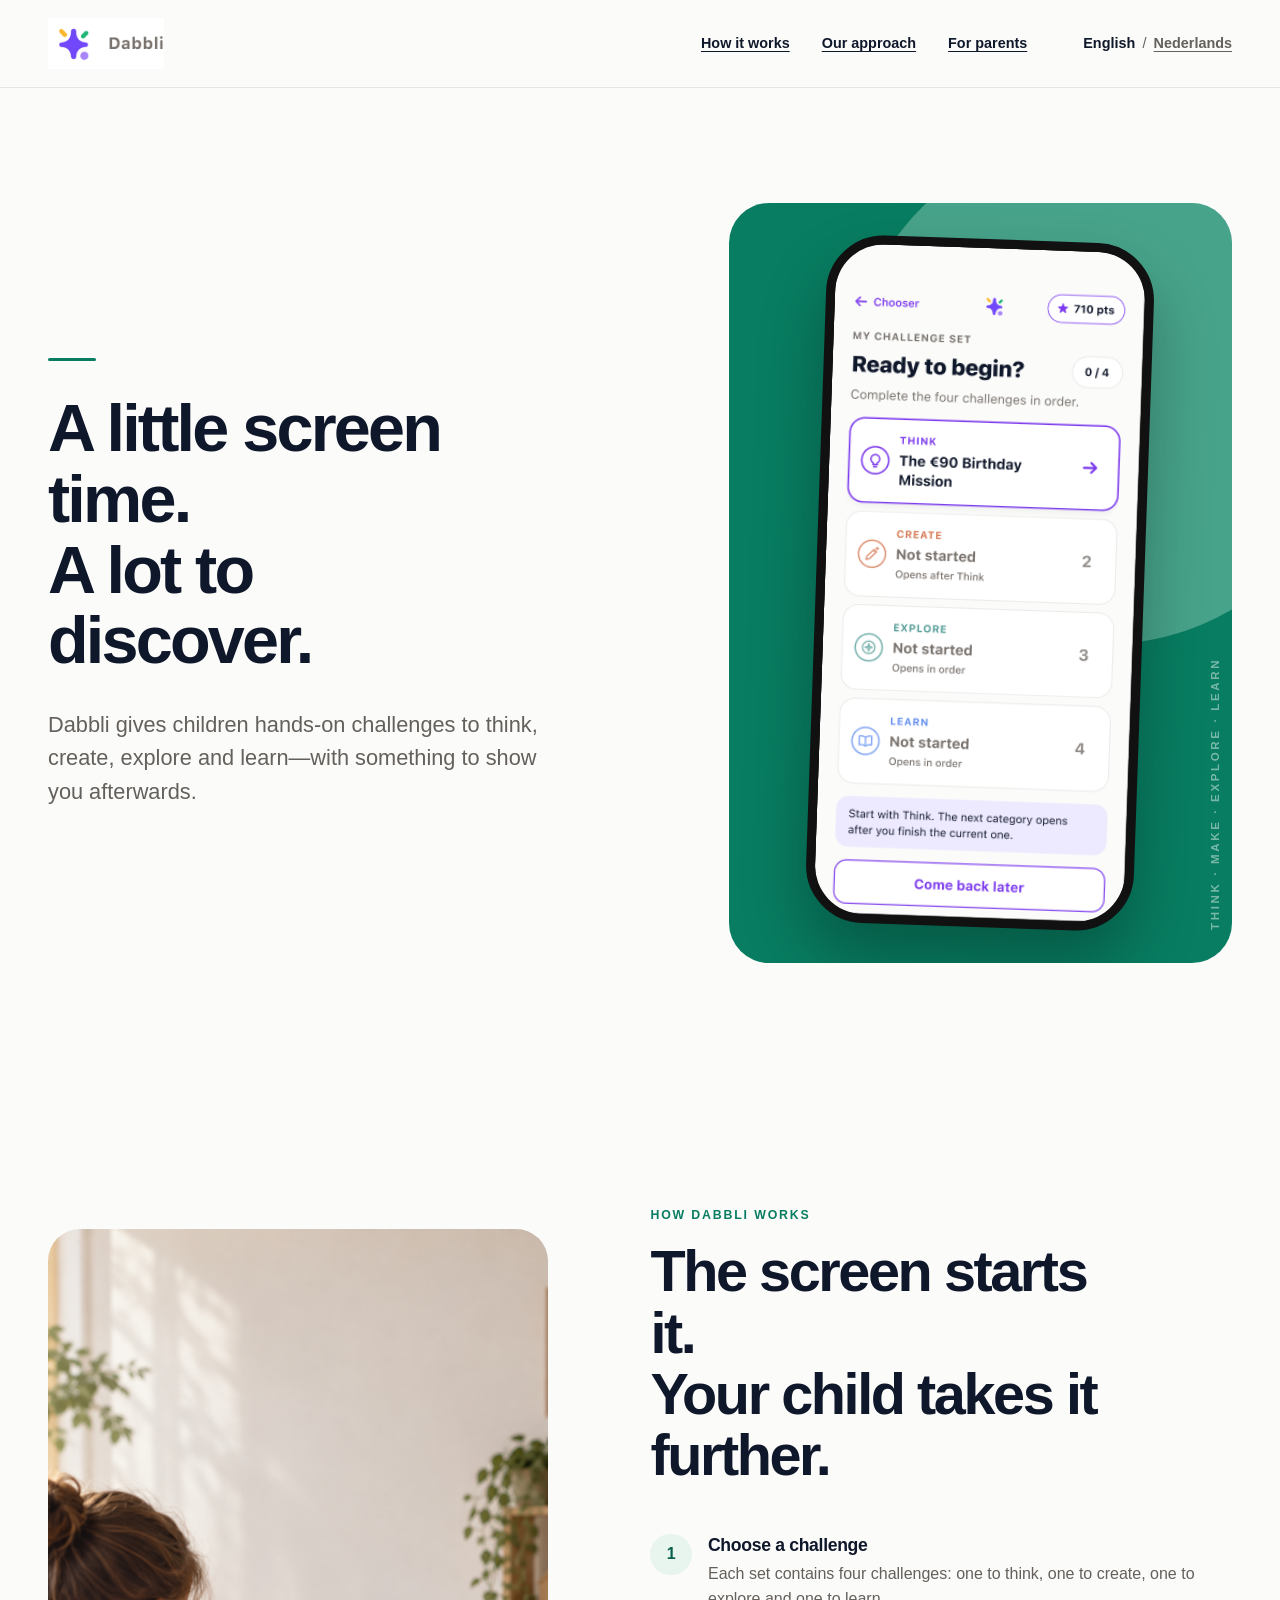
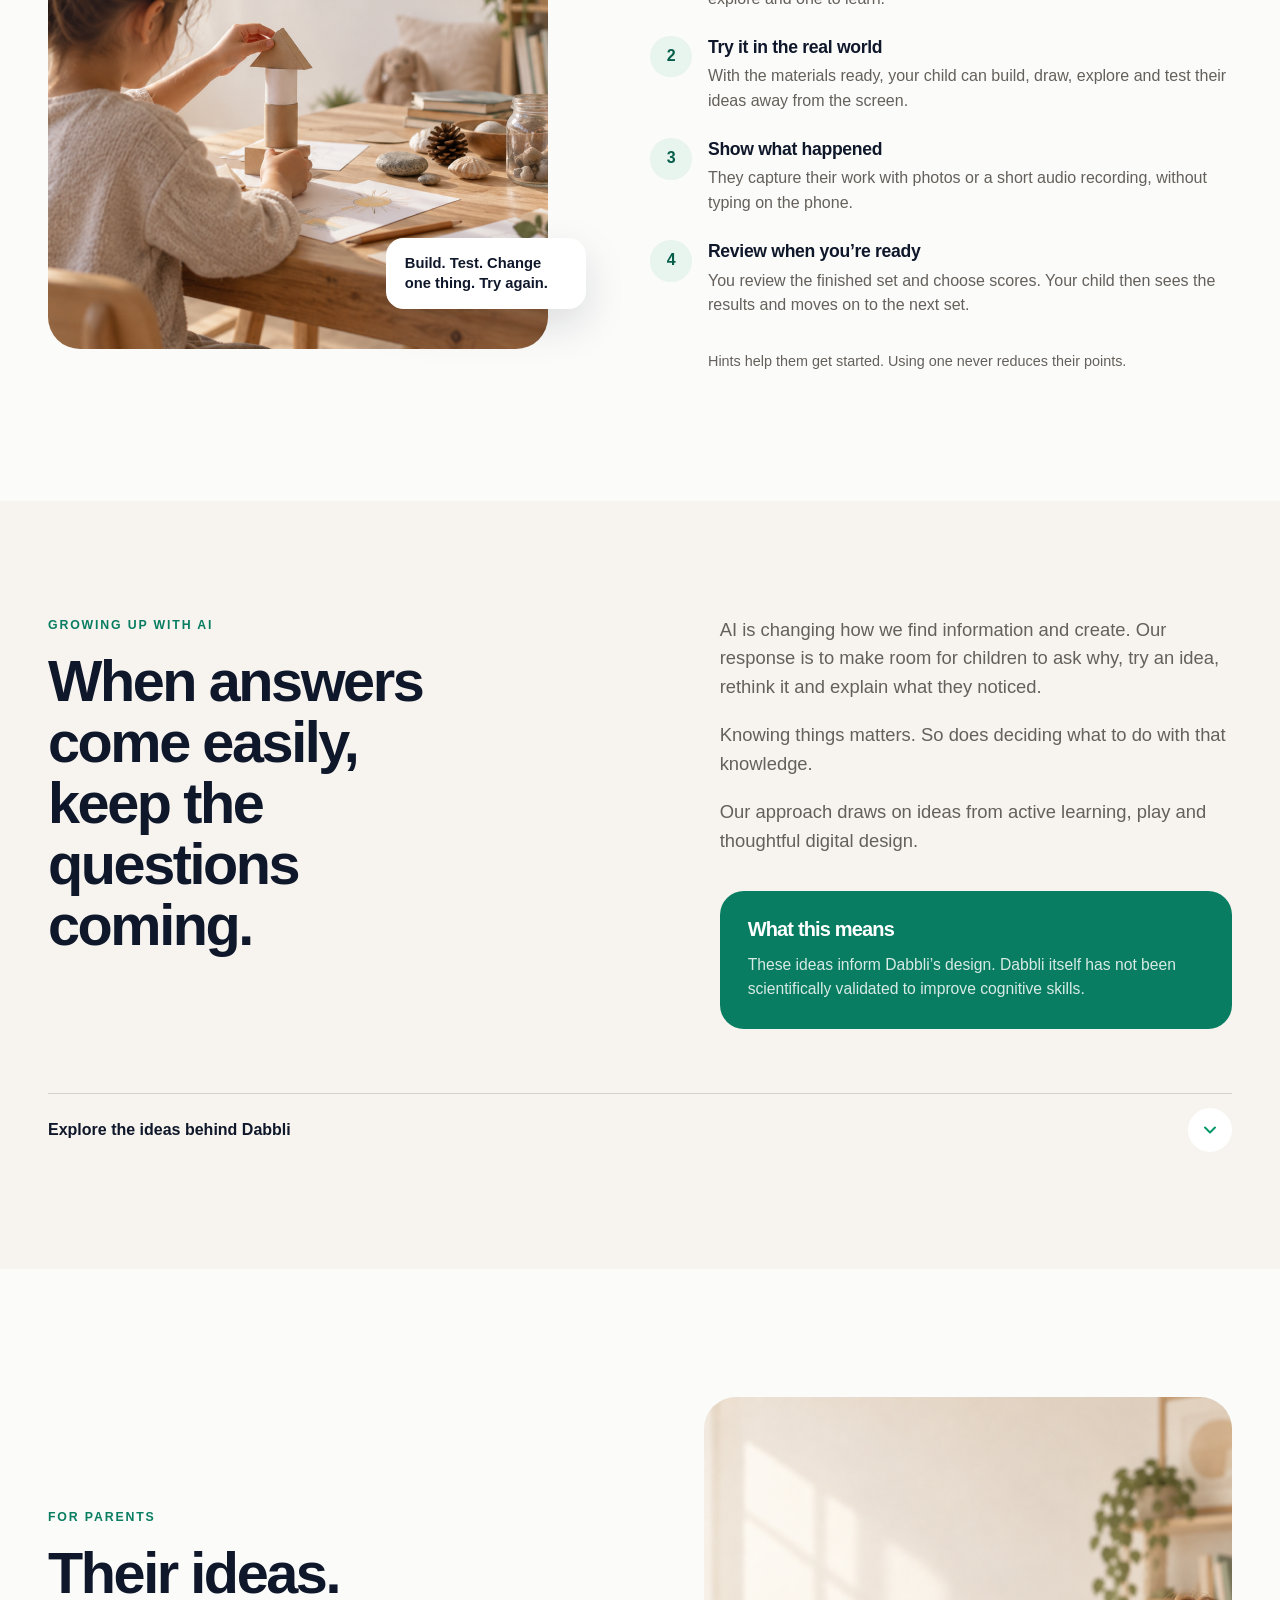
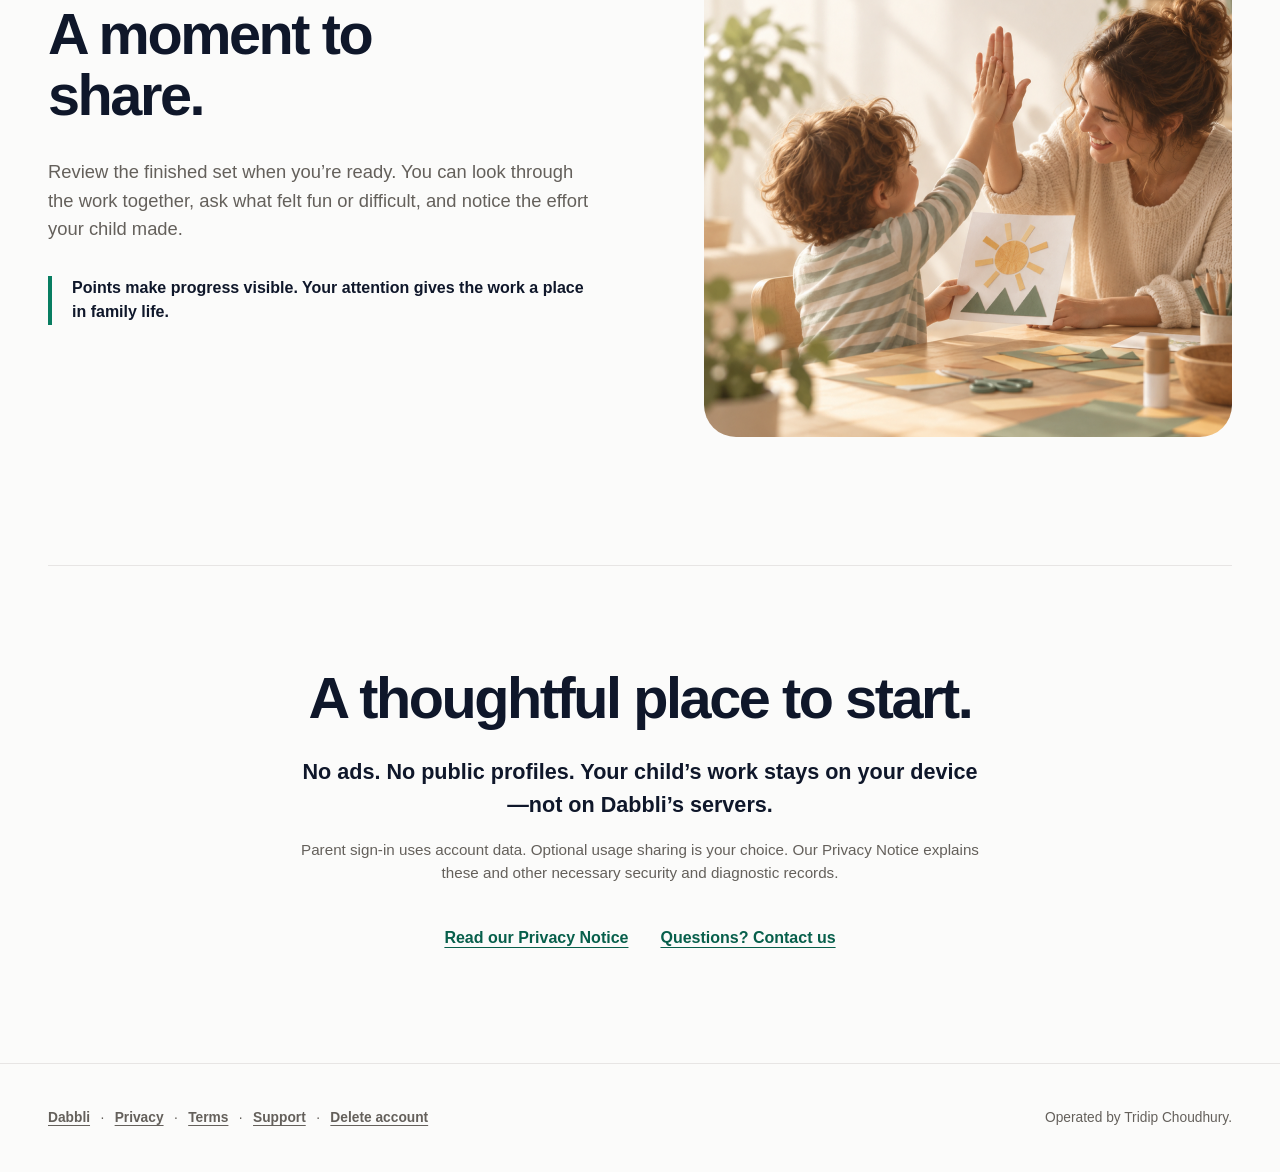
<file: index.html>
<!doctype html>
<html lang="en">
  <head>
    <meta charset="utf-8" />
    <meta name="viewport" content="width=device-width, initial-scale=1" />
    <meta
      name="description"
      content="Dabbli gives children hands-on challenges to think, create, explore and learn—with something to show parents afterwards."
    />
    <title>Dabbli — A little screen time. A lot to discover.</title>
    <link rel="alternate" hreflang="en" href="index.html" />
    <link rel="alternate" hreflang="nl" href="index-nl.html" />
    <link rel="stylesheet" href="styles.css" />
  </head>
  <body class="landing-page">
    <a class="skip-link" href="#main-content">Skip to main content</a>

    <header class="landing-header" id="top">
      <a class="landing-wordmark" href="#top" aria-label="Dabbli, back to top">
        <img
          src="assets/landing/dabbli-wordmark.png"
          width="127"
          height="56"
          alt="Dabbli"
        />
      </a>
      <nav class="landing-nav" aria-label="Main navigation">
        <div class="section-links">
          <a href="#how-it-works">How it works</a>
          <a href="#our-approach">Our approach</a>
          <a href="#for-parents">For parents</a>
        </div>
        <div class="language-switch" aria-label="Language">
          <strong aria-current="page">English</strong>
          <span aria-hidden="true">/</span>
          <a href="index-nl.html" lang="nl">Nederlands</a>
        </div>
      </nav>
    </header>

    <main class="landing-main" id="main-content">
      <section class="landing-section hero-section" aria-labelledby="hero-title">
        <div class="hero-copy">
          <span class="accent-line" aria-hidden="true"></span>
          <h1 id="hero-title">A little screen time.<br />A lot to discover.</h1>
          <p>
            Dabbli gives children hands-on challenges to think, create, explore
            and learn—with something to show you afterwards.
          </p>
        </div>
        <figure class="product-visual">
          <div class="phone-shell">
            <img
              src="assets/landing/kid-set-overview.png"
              width="289"
              height="625"
              alt="Dabbli’s challenge set screen with activities to think, create, explore and learn."
              fetchpriority="high"
            />
          </div>
        </figure>
      </section>

      <section
        class="landing-section how-section"
        id="how-it-works"
        aria-labelledby="how-title"
      >
        <figure class="activity-visual">
          <img
            src="assets/landing/child-making.png"
            width="500"
            height="720"
            alt="Illustration of a child building at a table with paper and simple materials."
            loading="lazy"
          />
          <figcaption>Build. Test. Change one thing. Try again.</figcaption>
        </figure>
        <div class="how-copy">
          <p class="landing-eyebrow">How Dabbli works</p>
          <h2 id="how-title">The screen starts it.<br />Your child takes it further.</h2>
          <ol class="steps-list">
            <li>
              <div>
                <h3>Choose a challenge</h3>
                <p>
                  Each set contains four challenges: one to think, one to
                  create, one to explore and one to learn.
                </p>
              </div>
            </li>
            <li>
              <div>
                <h3>Try it in the real world</h3>
                <p>
                  With the materials ready, your child can build, draw,
                  explore and test their ideas away from the screen.
                </p>
              </div>
            </li>
            <li>
              <div>
                <h3>Show what happened</h3>
                <p>
                  They capture their work with photos or a short audio
                  recording, without typing on the phone.
                </p>
              </div>
            </li>
            <li>
              <div>
                <h3>Review when you’re ready</h3>
                <p>
                  You review the finished set and choose scores. Your child
                  then sees the results and moves on to the next set.
                </p>
              </div>
            </li>
          </ol>
          <p class="hint-note">
            Hints help them get started. Using one never reduces their points.
          </p>
        </div>
      </section>

      <section
        class="landing-section approach-section"
        id="our-approach"
        aria-labelledby="approach-title"
      >
        <div class="approach-grid">
          <div>
            <p class="landing-eyebrow">Growing up with AI</p>
            <h2 id="approach-title">
              When answers come easily,<br />keep the questions coming.
            </h2>
          </div>
          <div class="approach-copy">
            <p class="approach-lede">
              AI is changing how we find information and create. Our response
              is to make room for children to ask why, try an idea, rethink it
              and explain what they noticed.
            </p>
            <p class="supporting-line">
              Knowing things matters. So does deciding what to do with that
              knowledge.
            </p>
            <p class="research-context">
              Our approach draws on ideas from active learning, play and
              thoughtful digital design.
            </p>
            <aside class="evidence-boundary">
              <h3>What this means</h3>
              <p>
                These ideas inform Dabbli’s design. Dabbli itself has not been
                scientifically validated to improve cognitive skills.
              </p>
            </aside>
          </div>
        </div>

        <details class="research-disclosure">
          <summary>
            <span>Explore the ideas behind Dabbli</span>
            <span class="disclosure-icon" aria-hidden="true">
              <img src="assets/landing/chevron-down.svg" width="18" height="18" alt="" />
            </span>
          </summary>
          <div class="research-sources">
            <article>
              <h3>Active learning</h3>
              <p>
                Learning research describes experiences that engage children’s
                thinking, connect with their lives and support interaction
                around a learning goal.
              </p>
              <a
                href="https://www.psychologicalscience.org/journals/pspi/1529100615569721/"
                rel="noopener noreferrer"
                target="_blank"
                >Read the learning framework <span aria-hidden="true">↗</span></a
              >
            </article>
            <article>
              <h3>Play and planning</h3>
              <p>
                Harvard’s activity guide describes age-appropriate games and
                activities for practising skills such as attention, working
                memory and self-control.
              </p>
              <a
                href="https://developingchild.harvard.edu/resources/handouts-tools/activities-guide-enhancing-and-practicing-executive-function-skills/"
                rel="noopener noreferrer"
                target="_blank"
                >Explore the activity guide <span aria-hidden="true">↗</span></a
              >
            </article>
            <article>
              <h3>Thoughtful digital experiences</h3>
              <p>
                The American Academy of Pediatrics considers media design,
                content, family context and what digital use may displace—not
                just screen minutes.
              </p>
              <a
                href="https://publications.aap.org/pediatrics/article/157/2/e2025075320/206129/Digital-Ecosystems-Children-and-Adolescents-Policy"
                rel="noopener noreferrer"
                target="_blank"
                >Read the guidance <span aria-hidden="true">↗</span></a
              >
            </article>
            <p class="source-note">
              These resources are not studies of Dabbli and do not imply
              endorsement.
            </p>
          </div>
        </details>
      </section>

      <section
        class="landing-section parents-section"
        id="for-parents"
        aria-labelledby="parents-title"
      >
        <div class="parents-copy">
          <p class="landing-eyebrow">For parents</p>
          <h2 id="parents-title">Their ideas.<br />A moment to share.</h2>
          <p class="parents-lede">
            Review the finished set when you’re ready. You can look through the
            work together, ask what felt fun or difficult, and notice the
            effort your child made.
          </p>
          <p class="parent-note">
            Points make progress visible. Your attention gives the work a
            place in family life.
          </p>
        </div>
        <img
          class="parents-image"
          src="assets/landing/parent-child.png"
          width="528"
          height="640"
          alt="Illustration of a parent and child looking at the child’s work together."
          loading="lazy"
        />
      </section>

      <section class="landing-section trust-section" aria-labelledby="trust-title">
        <h2 id="trust-title">A thoughtful place to start.</h2>
        <p class="trust-lede">
          No ads. No public profiles. Your child’s work stays on your
          device—not on Dabbli’s servers.
        </p>
        <p class="privacy-clarification">
          Parent sign-in uses account data. Optional usage sharing is your
          choice. Our Privacy Notice explains these and other necessary
          security and diagnostic records.
        </p>
        <div class="trust-links">
          <a href="privacy.html">Read our Privacy Notice</a>
          <a href="support.html">Questions? Contact us</a>
        </div>
      </section>
    </main>

    <footer class="landing-footer">
      <nav aria-label="Legal and support">
        <a href="#top">Dabbli</a>
        <span aria-hidden="true">·</span>
        <a href="privacy.html">Privacy</a>
        <span aria-hidden="true">·</span>
        <a href="terms.html">Terms</a>
        <span aria-hidden="true">·</span>
        <a href="support.html">Support</a>
        <span aria-hidden="true">·</span>
        <a href="delete-account.html">Delete account</a>
      </nav>
      <p>Operated by Tridip Choudhury.</p>
    </footer>
  </body>
</html>
</file>
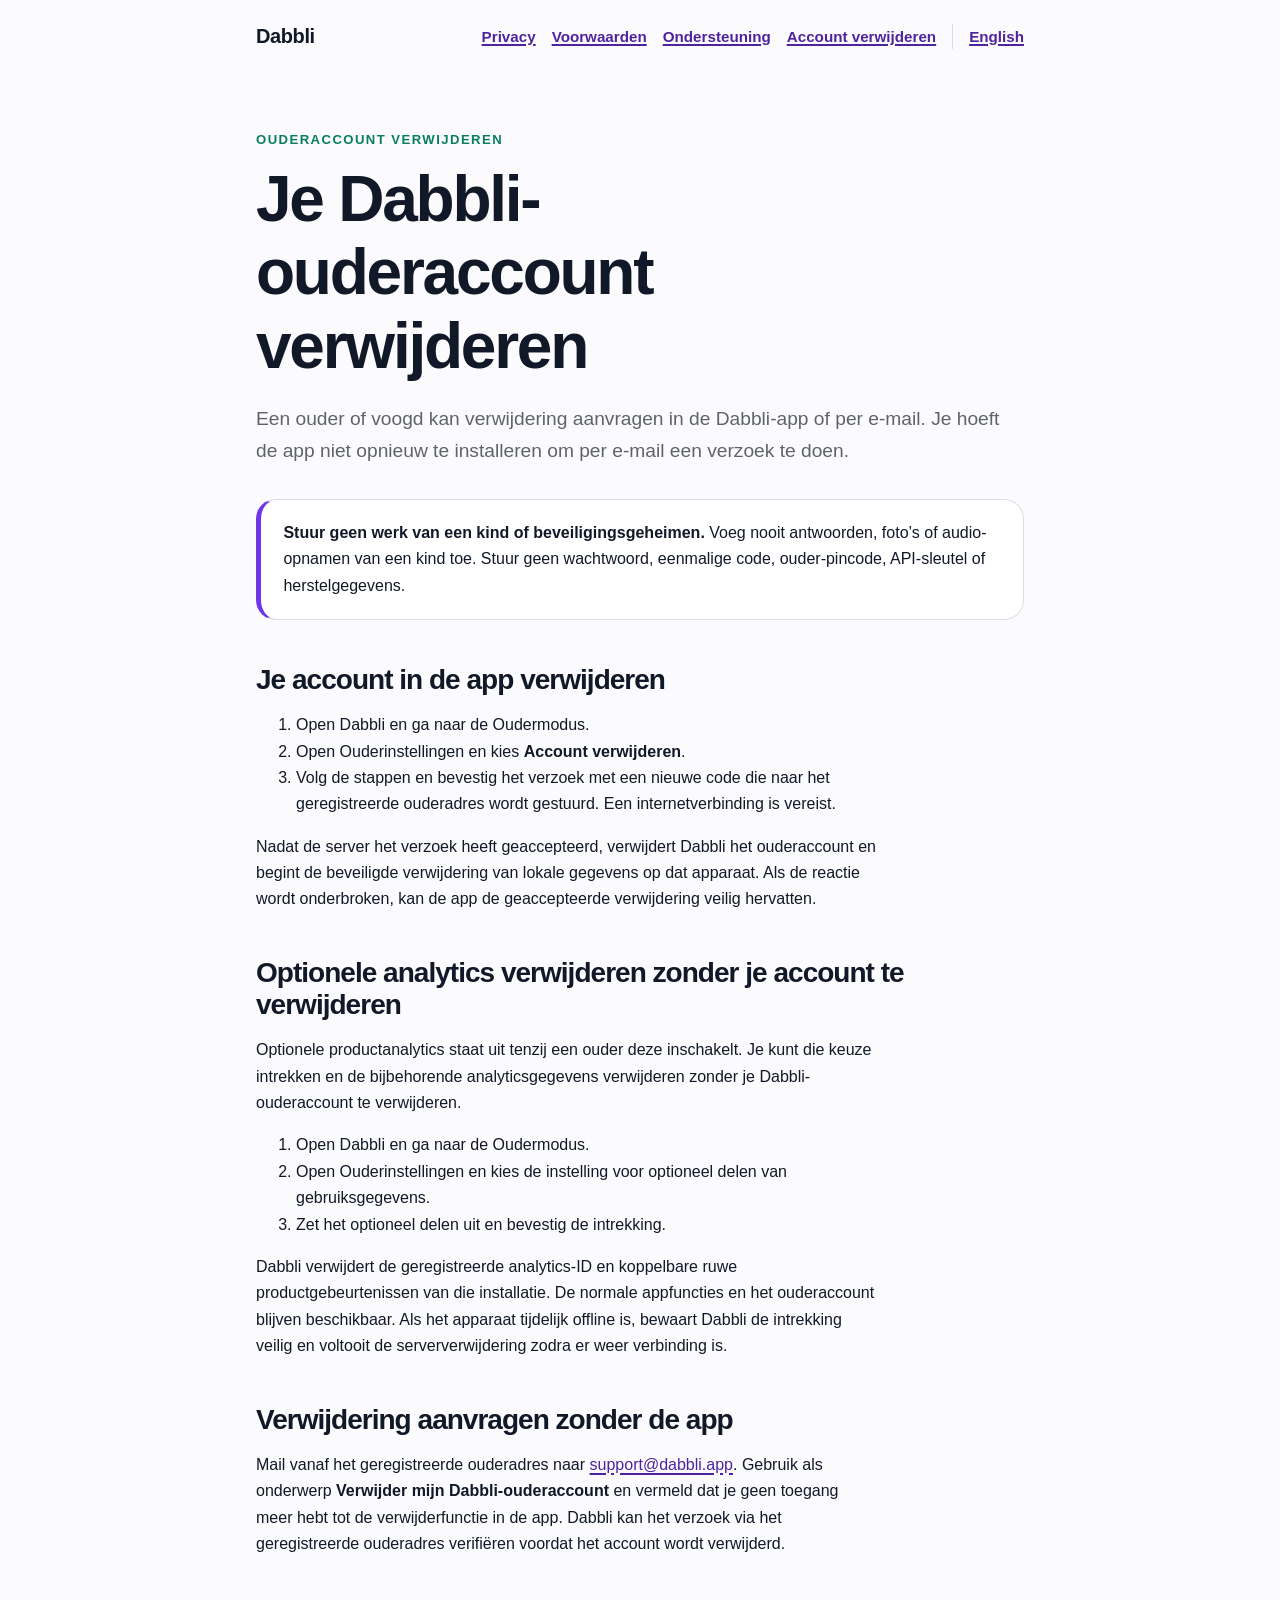
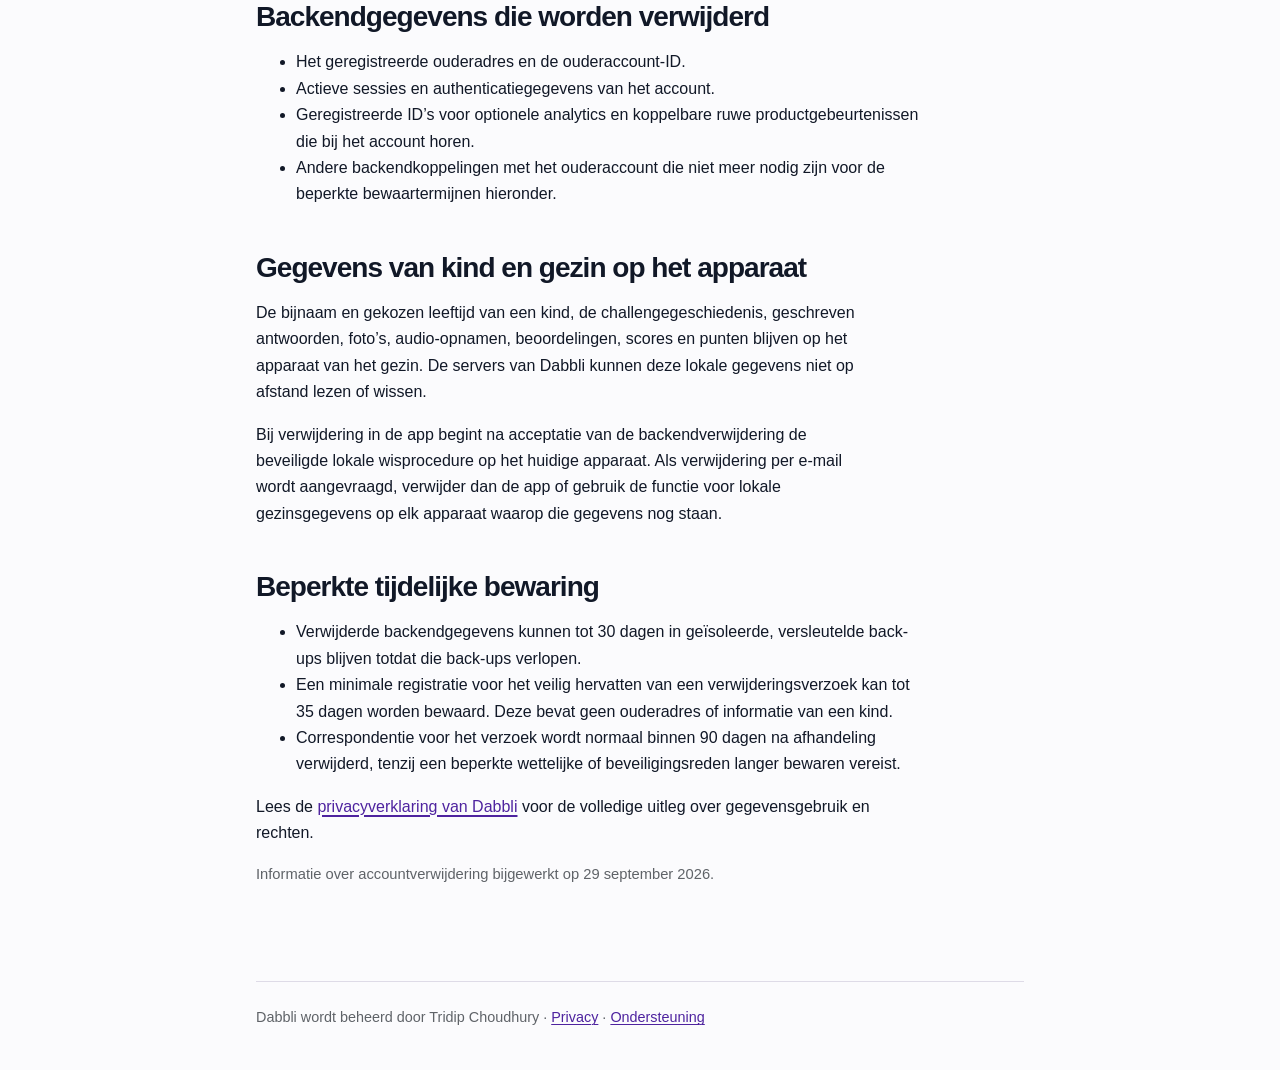
<file: delete-account-nl.html>
<!doctype html>
<html lang="nl">
  <head>
    <meta charset="utf-8" />
    <meta name="viewport" content="width=device-width, initial-scale=1" />
    <meta
      name="description"
      content="Verzoek om verwijdering van een Dabbli-ouderaccount en uitleg over de bijbehorende gegevens."
    />
    <title>Je account verwijderen — Dabbli</title>
    <link rel="stylesheet" href="styles.css" />
  </head>
  <body>
    <header>
      <a class="brand" href="index-nl.html">Dabbli</a>
      <nav aria-label="Hoofdnavigatie">
        <a href="privacy-nl.html">Privacy</a>
        <a href="terms-nl.html">Voorwaarden</a>
        <a href="support-nl.html">Ondersteuning</a>
        <a aria-current="page" href="delete-account-nl.html"
          >Account verwijderen</a
        >
        <a class="language" href="delete-account.html" lang="en">English</a>
      </nav>
    </header>
    <main>
      <p class="eyebrow">Ouderaccount verwijderen</p>
      <h1>Je Dabbli-ouderaccount verwijderen</h1>
      <p class="lede">
        Een ouder of voogd kan verwijdering aanvragen in de Dabbli-app of per
        e-mail. Je hoeft de app niet opnieuw te installeren om per e-mail een
        verzoek te doen.
      </p>

      <div class="notice">
        <strong>Stuur geen werk van een kind of beveiligingsgeheimen.</strong>
        Voeg nooit antwoorden, foto’s of audio-opnamen van een kind toe. Stuur
        geen wachtwoord, eenmalige code, ouder-pincode, API-sleutel of
        herstelgegevens.
      </div>

      <h2>Je account in de app verwijderen</h2>
      <ol>
        <li>Open Dabbli en ga naar de Oudermodus.</li>
        <li>
          Open Ouderinstellingen en kies <strong>Account verwijderen</strong>.
        </li>
        <li>
          Volg de stappen en bevestig het verzoek met een nieuwe code die naar
          het geregistreerde ouderadres wordt gestuurd. Een internetverbinding
          is vereist.
        </li>
      </ol>
      <p>
        Nadat de server het verzoek heeft geaccepteerd, verwijdert Dabbli het
        ouderaccount en begint de beveiligde verwijdering van lokale gegevens op
        dat apparaat. Als de reactie wordt onderbroken, kan de app de
        geaccepteerde verwijdering veilig hervatten.
      </p>

      <h2>Optionele analytics verwijderen zonder je account te verwijderen</h2>
      <p>
        Optionele productanalytics staat uit tenzij een ouder deze inschakelt.
        Je kunt die keuze intrekken en de bijbehorende analyticsgegevens
        verwijderen zonder je Dabbli-ouderaccount te verwijderen.
      </p>
      <ol>
        <li>Open Dabbli en ga naar de Oudermodus.</li>
        <li>
          Open Ouderinstellingen en kies de instelling voor optioneel delen van
          gebruiksgegevens.
        </li>
        <li>Zet het optioneel delen uit en bevestig de intrekking.</li>
      </ol>
      <p>
        Dabbli verwijdert de geregistreerde analytics-ID en koppelbare ruwe
        productgebeurtenissen van die installatie. De normale appfuncties en het
        ouderaccount blijven beschikbaar. Als het apparaat tijdelijk offline is,
        bewaart Dabbli de intrekking veilig en voltooit de serververwijdering
        zodra er weer verbinding is.
      </p>

      <h2>Verwijdering aanvragen zonder de app</h2>
      <p>
        Mail vanaf het geregistreerde ouderadres naar
        <a
          href="mailto:support@dabbli.app?subject=Verwijder%20mijn%20Dabbli-ouderaccount"
          >support@dabbli.app</a
        >. Gebruik als onderwerp
        <strong>Verwijder mijn Dabbli-ouderaccount</strong> en vermeld dat je
        geen toegang meer hebt tot de verwijderfunctie in de app. Dabbli kan het
        verzoek via het geregistreerde ouderadres verifiëren voordat het account
        wordt verwijderd.
      </p>

      <h2>Backendgegevens die worden verwijderd</h2>
      <ul>
        <li>Het geregistreerde ouderadres en de ouderaccount-ID.</li>
        <li>Actieve sessies en authenticatiegegevens van het account.</li>
        <li>
          Geregistreerde ID’s voor optionele analytics en koppelbare ruwe
          productgebeurtenissen die bij het account horen.
        </li>
        <li>
          Andere backendkoppelingen met het ouderaccount die niet meer nodig
          zijn voor de beperkte bewaartermijnen hieronder.
        </li>
      </ul>

      <h2>Gegevens van kind en gezin op het apparaat</h2>
      <p>
        De bijnaam en gekozen leeftijd van een kind, de challengegeschiedenis,
        geschreven antwoorden, foto’s, audio-opnamen, beoordelingen, scores en
        punten blijven op het apparaat van het gezin. De servers van Dabbli
        kunnen deze lokale gegevens niet op afstand lezen of wissen.
      </p>
      <p>
        Bij verwijdering in de app begint na acceptatie van de
        backendverwijdering de beveiligde lokale wisprocedure op het huidige
        apparaat. Als verwijdering per e-mail wordt aangevraagd, verwijder dan de
        app of gebruik de functie voor lokale gezinsgegevens op elk apparaat
        waarop die gegevens nog staan.
      </p>

      <h2>Beperkte tijdelijke bewaring</h2>
      <ul>
        <li>
          Verwijderde backendgegevens kunnen tot 30 dagen in geïsoleerde,
          versleutelde back-ups blijven totdat die back-ups verlopen.
        </li>
        <li>
          Een minimale registratie voor het veilig hervatten van een
          verwijderingsverzoek kan tot 35 dagen worden bewaard. Deze bevat geen
          ouderadres of informatie van een kind.
        </li>
        <li>
          Correspondentie voor het verzoek wordt normaal binnen 90 dagen na
          afhandeling verwijderd, tenzij een beperkte wettelijke of
          beveiligingsreden langer bewaren vereist.
        </li>
      </ul>
      <p>
        Lees de <a href="privacy-nl.html">privacyverklaring van Dabbli</a> voor
        de volledige uitleg over gegevensgebruik en rechten.
      </p>

      <p class="meta">
        Informatie over accountverwijdering bijgewerkt op 29 september 2026.
      </p>
    </main>
    <footer>
      Dabbli wordt beheerd door Tridip Choudhury ·
      <a href="privacy-nl.html">Privacy</a> ·
      <a href="support-nl.html">Ondersteuning</a>
    </footer>
  </body>
</html>
</file>
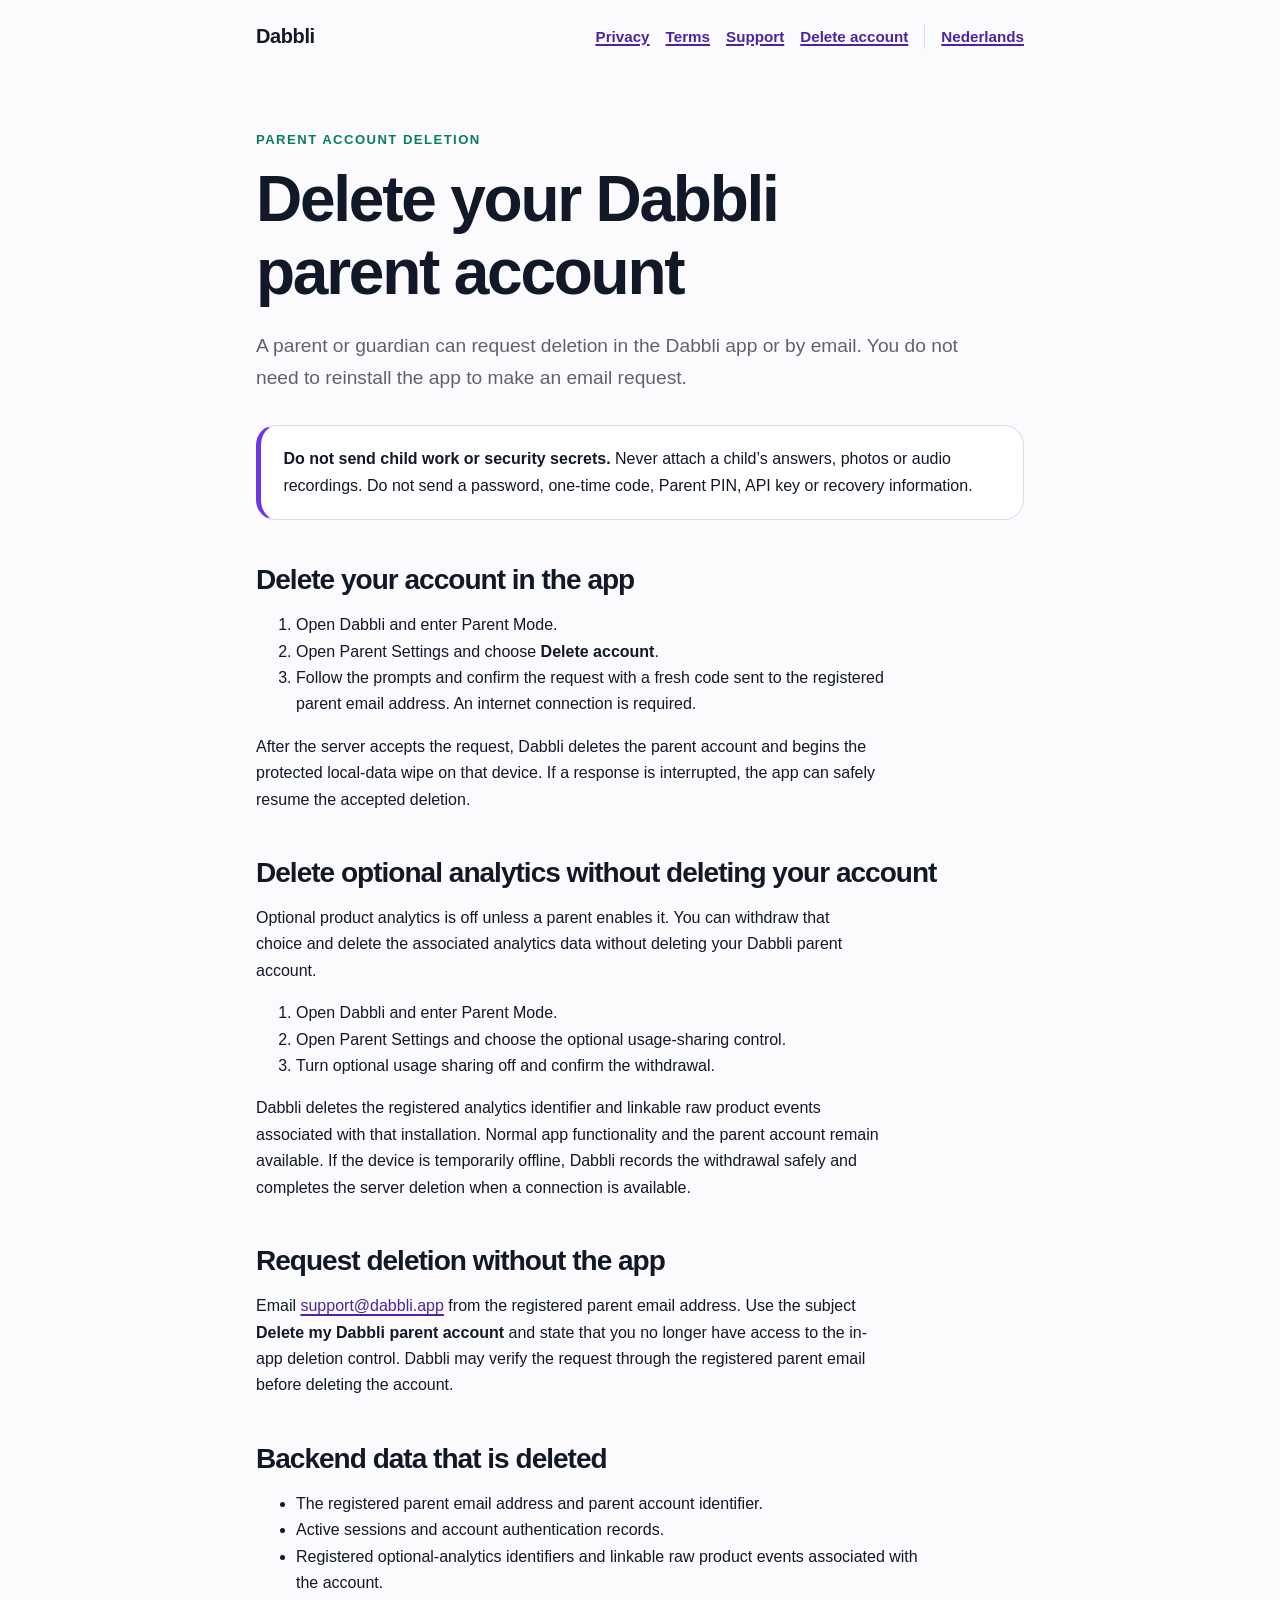
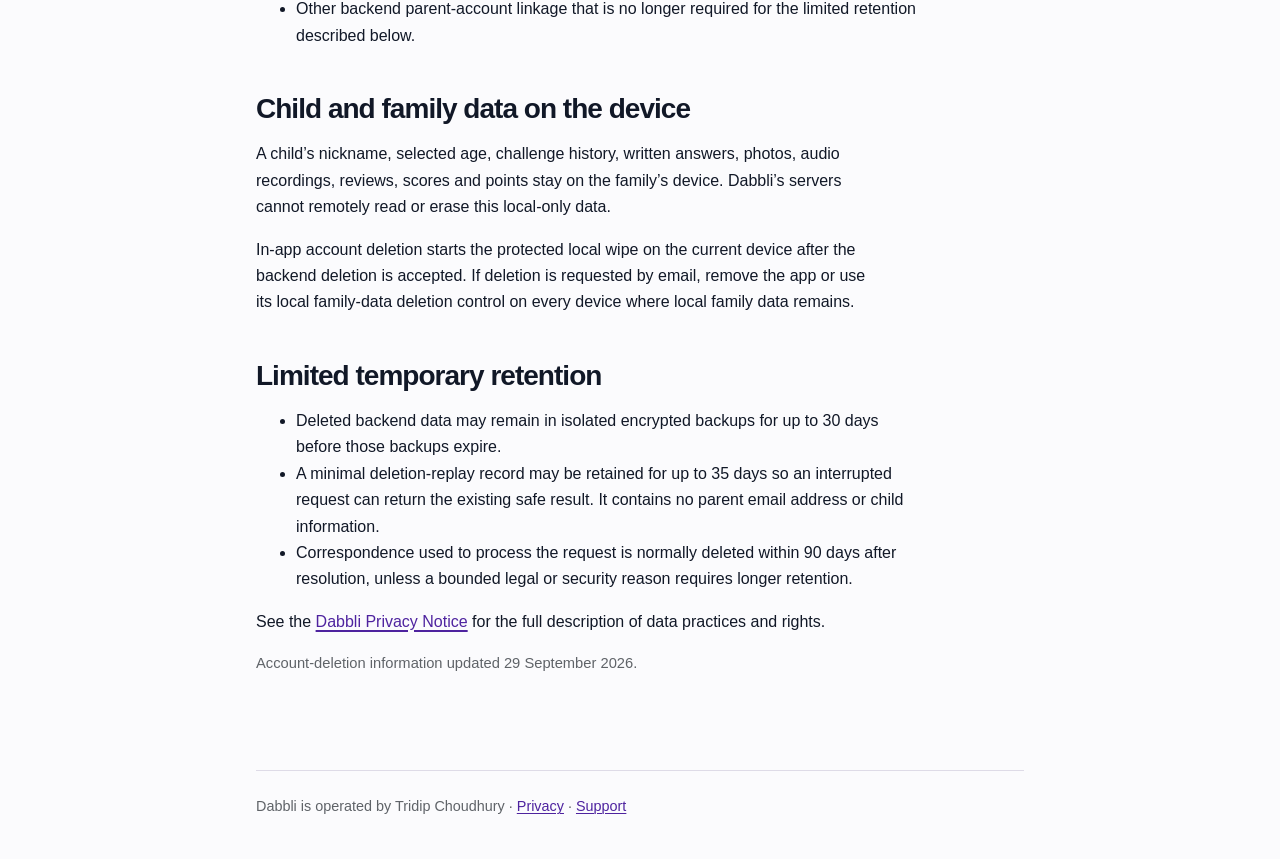
<file: delete-account.html>
<!doctype html>
<html lang="en">
  <head>
    <meta charset="utf-8" />
    <meta name="viewport" content="width=device-width, initial-scale=1" />
    <meta
      name="description"
      content="Request deletion of a Dabbli parent account and understand what happens to associated data."
    />
    <title>Delete your account — Dabbli</title>
    <link rel="stylesheet" href="styles.css" />
  </head>
  <body>
    <header>
      <a class="brand" href="index.html">Dabbli</a>
      <nav aria-label="Main navigation">
        <a href="privacy.html">Privacy</a>
        <a href="terms.html">Terms</a>
        <a href="support.html">Support</a>
        <a aria-current="page" href="delete-account.html">Delete account</a>
        <a class="language" href="delete-account-nl.html" lang="nl"
          >Nederlands</a
        >
      </nav>
    </header>
    <main>
      <p class="eyebrow">Parent account deletion</p>
      <h1>Delete your Dabbli parent account</h1>
      <p class="lede">
        A parent or guardian can request deletion in the Dabbli app or by
        email. You do not need to reinstall the app to make an email request.
      </p>

      <div class="notice">
        <strong>Do not send child work or security secrets.</strong> Never
        attach a child’s answers, photos or audio recordings. Do not send a
        password, one-time code, Parent PIN, API key or recovery information.
      </div>

      <h2>Delete your account in the app</h2>
      <ol>
        <li>Open Dabbli and enter Parent Mode.</li>
        <li>Open Parent Settings and choose <strong>Delete account</strong>.</li>
        <li>
          Follow the prompts and confirm the request with a fresh code sent to
          the registered parent email address. An internet connection is
          required.
        </li>
      </ol>
      <p>
        After the server accepts the request, Dabbli deletes the parent account
        and begins the protected local-data wipe on that device. If a response
        is interrupted, the app can safely resume the accepted deletion.
      </p>

      <h2>Delete optional analytics without deleting your account</h2>
      <p>
        Optional product analytics is off unless a parent enables it. You can
        withdraw that choice and delete the associated analytics data without
        deleting your Dabbli parent account.
      </p>
      <ol>
        <li>Open Dabbli and enter Parent Mode.</li>
        <li>Open Parent Settings and choose the optional usage-sharing control.</li>
        <li>Turn optional usage sharing off and confirm the withdrawal.</li>
      </ol>
      <p>
        Dabbli deletes the registered analytics identifier and linkable raw
        product events associated with that installation. Normal app
        functionality and the parent account remain available. If the device is
        temporarily offline, Dabbli records the withdrawal safely and completes
        the server deletion when a connection is available.
      </p>

      <h2>Request deletion without the app</h2>
      <p>
        Email
        <a
          href="mailto:support@dabbli.app?subject=Delete%20my%20Dabbli%20parent%20account"
          >support@dabbli.app</a
        >
        from the registered parent email address. Use the subject
        <strong>Delete my Dabbli parent account</strong> and state that you no
        longer have access to the in-app deletion control. Dabbli may verify
        the request through the registered parent email before deleting the
        account.
      </p>

      <h2>Backend data that is deleted</h2>
      <ul>
        <li>The registered parent email address and parent account identifier.</li>
        <li>Active sessions and account authentication records.</li>
        <li>
          Registered optional-analytics identifiers and linkable raw product
          events associated with the account.
        </li>
        <li>
          Other backend parent-account linkage that is no longer required for
          the limited retention described below.
        </li>
      </ul>

      <h2>Child and family data on the device</h2>
      <p>
        A child’s nickname, selected age, challenge history, written answers,
        photos, audio recordings, reviews, scores and points stay on the
        family’s device. Dabbli’s servers cannot remotely read or erase this
        local-only data.
      </p>
      <p>
        In-app account deletion starts the protected local wipe on the current
        device after the backend deletion is accepted. If deletion is requested
        by email, remove the app or use its local family-data deletion control
        on every device where local family data remains.
      </p>

      <h2>Limited temporary retention</h2>
      <ul>
        <li>
          Deleted backend data may remain in isolated encrypted backups for up
          to 30 days before those backups expire.
        </li>
        <li>
          A minimal deletion-replay record may be retained for up to 35 days so
          an interrupted request can return the existing safe result. It
          contains no parent email address or child information.
        </li>
        <li>
          Correspondence used to process the request is normally deleted within
          90 days after resolution, unless a bounded legal or security reason
          requires longer retention.
        </li>
      </ul>
      <p>
        See the <a href="privacy.html">Dabbli Privacy Notice</a> for the full
        description of data practices and rights.
      </p>

      <p class="meta">Account-deletion information updated 29 September 2026.</p>
    </main>
    <footer>
      Dabbli is operated by Tridip Choudhury ·
      <a href="privacy.html">Privacy</a> ·
      <a href="support.html">Support</a>
    </footer>
  </body>
</html>
</file>
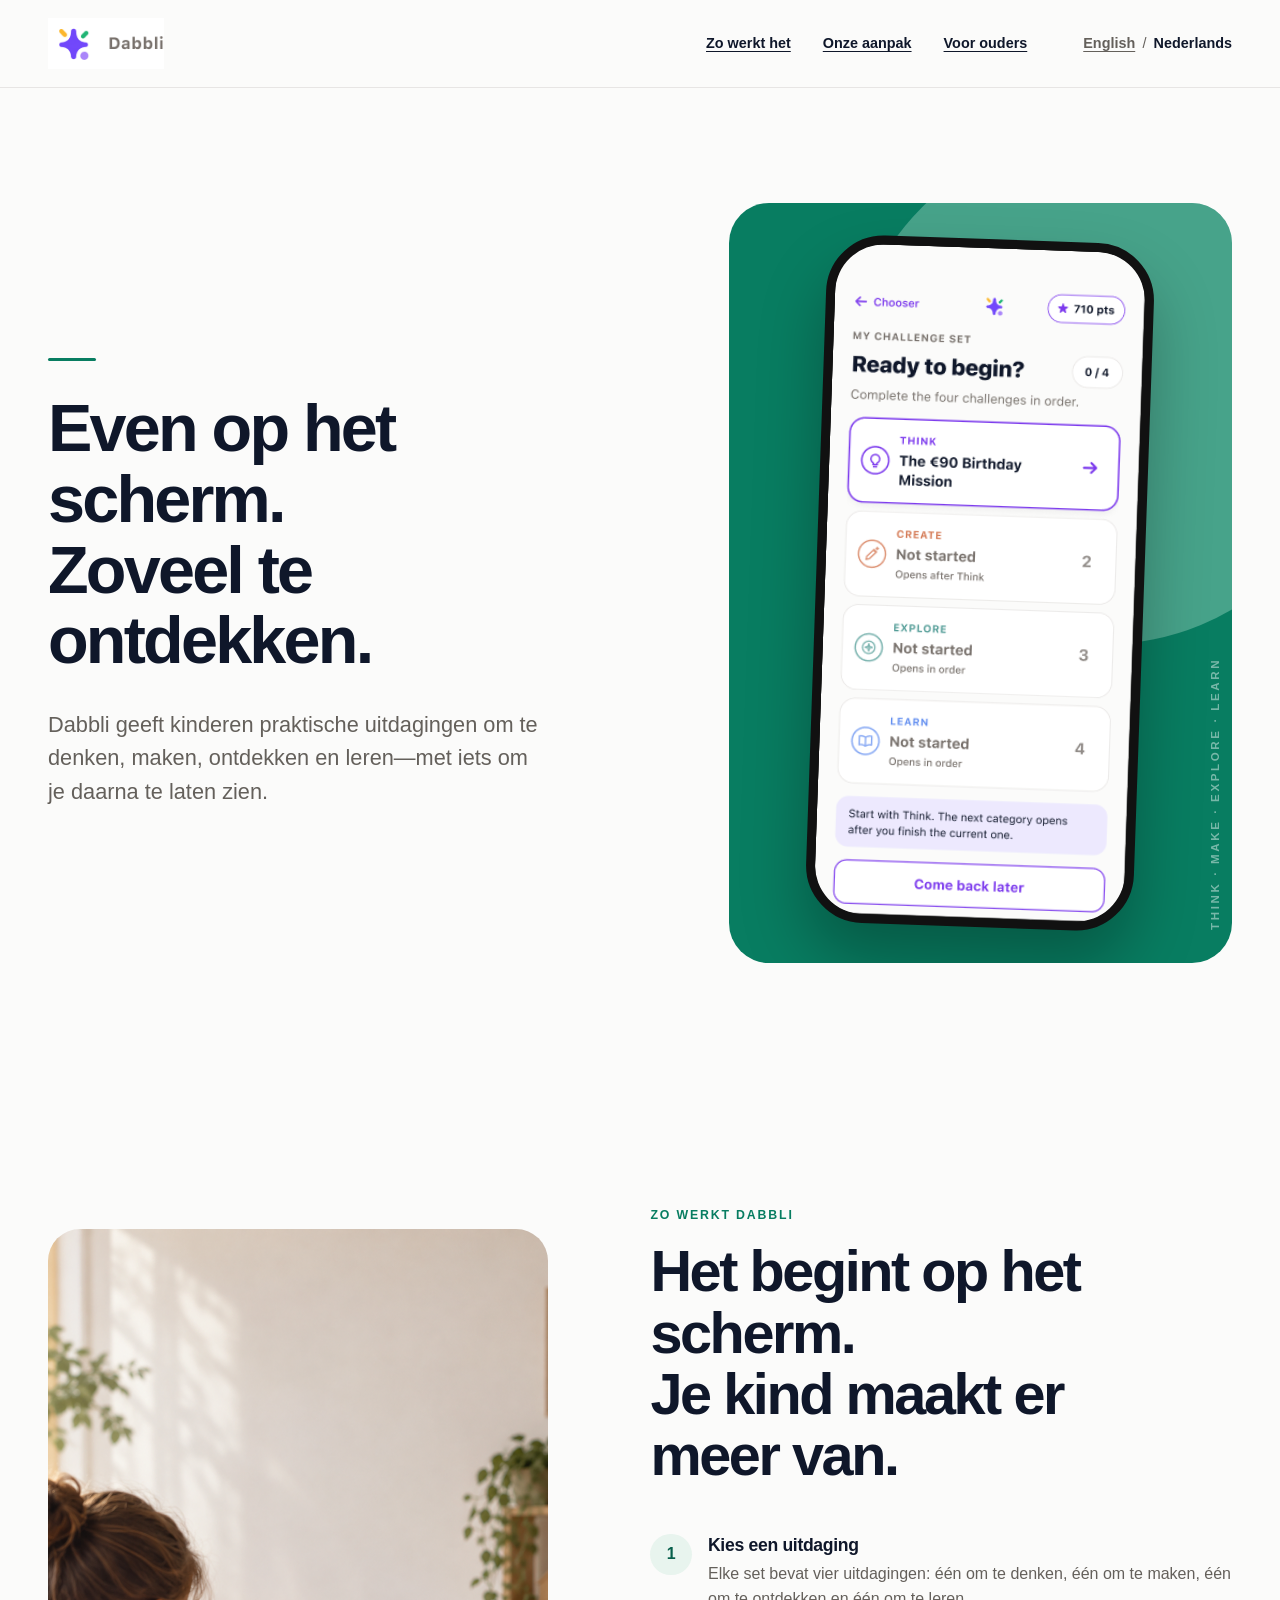
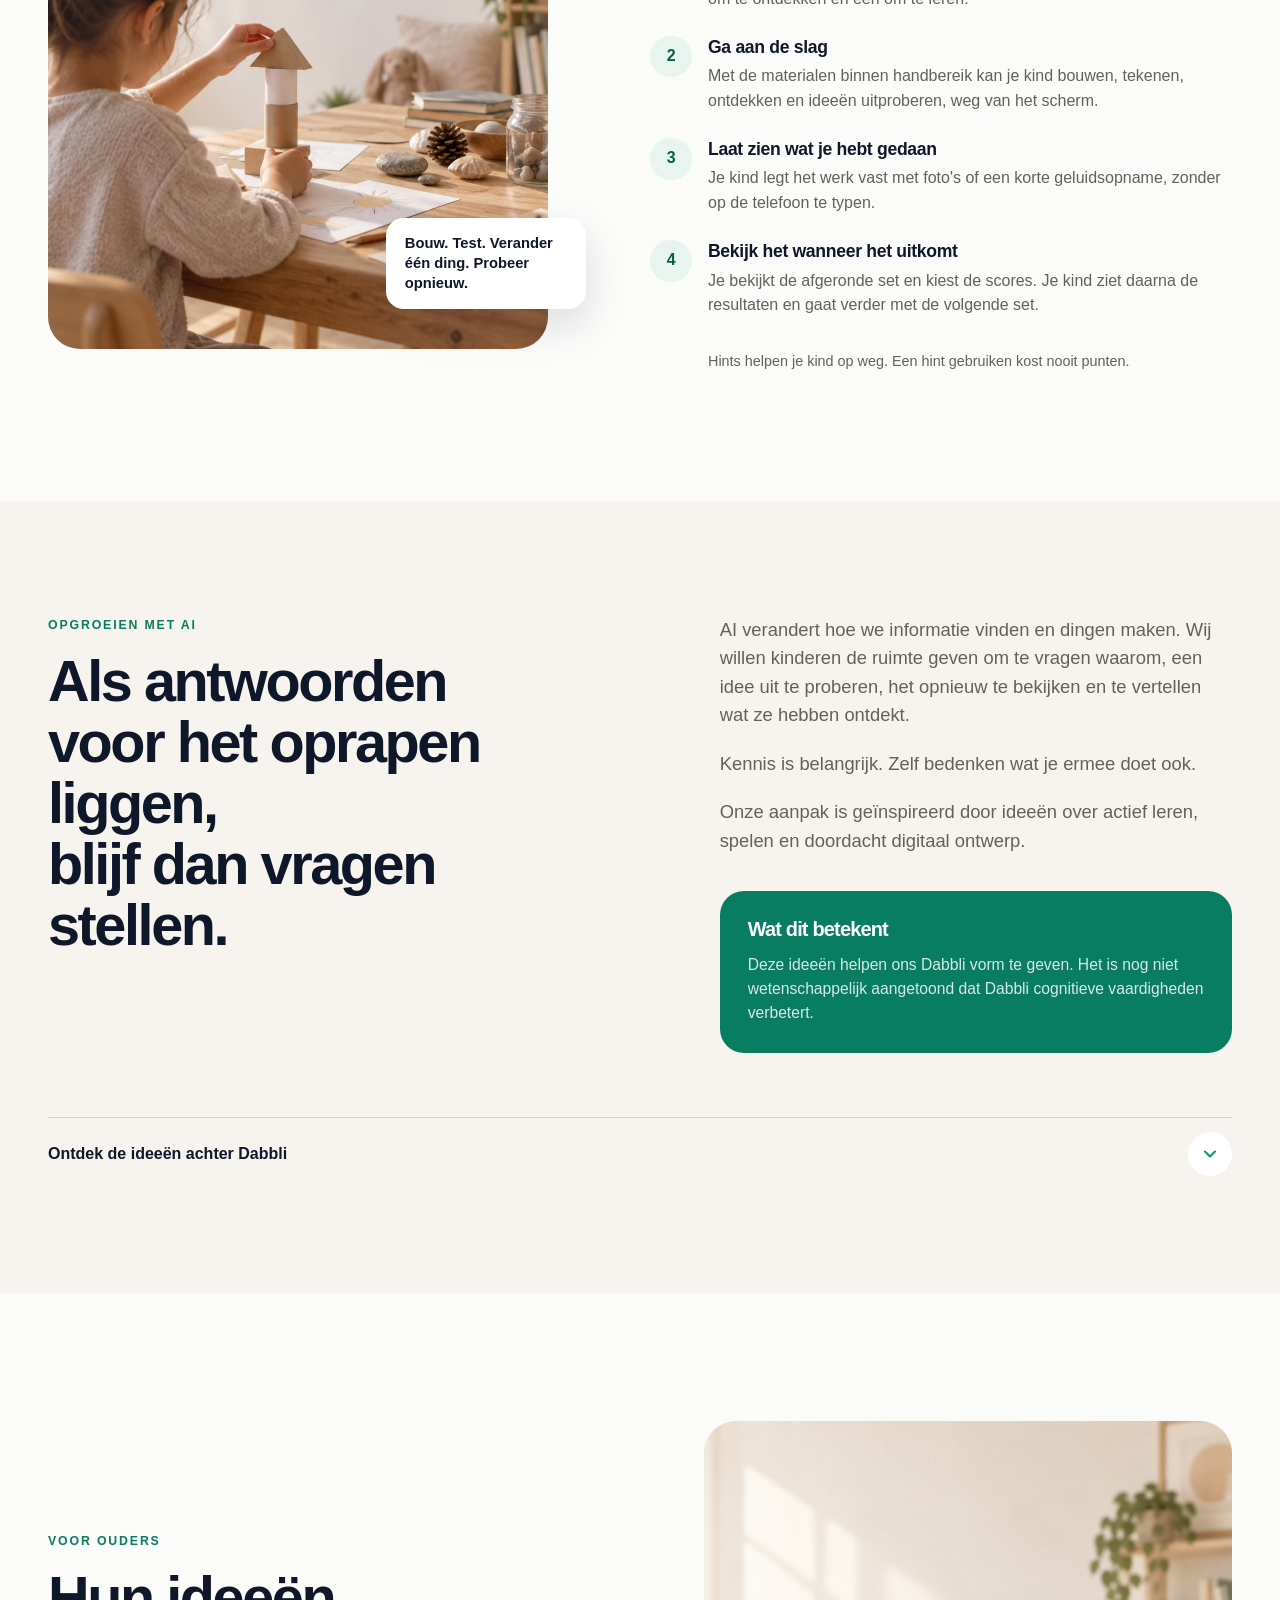
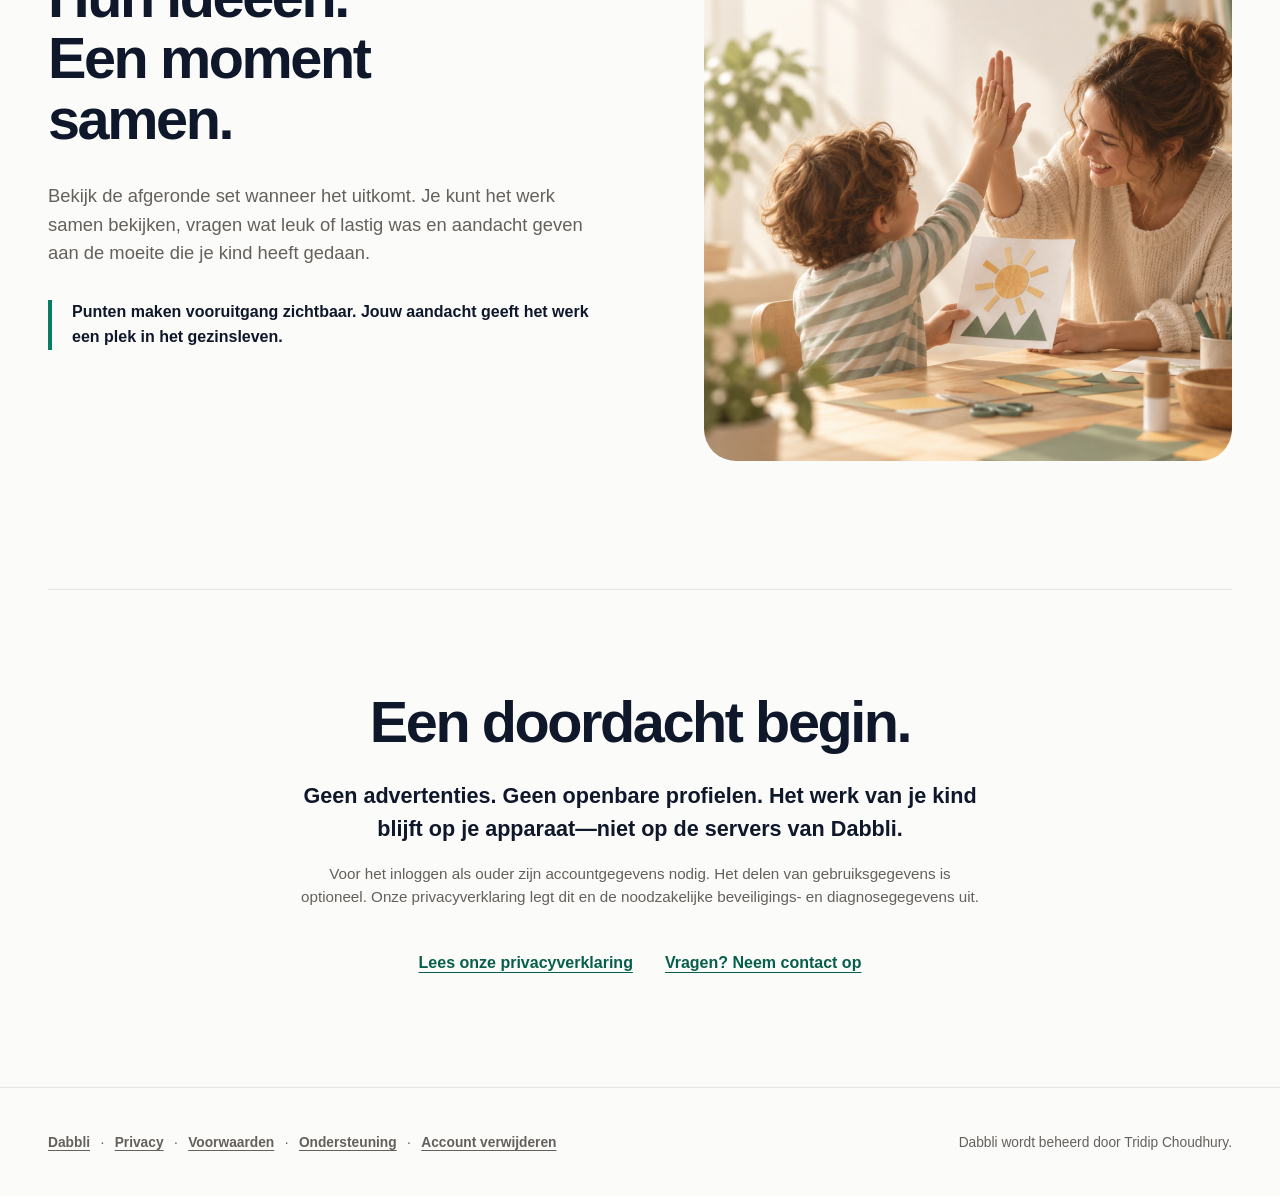
<file: index-nl.html>
<!doctype html>
<html lang="nl">
  <head>
    <meta charset="utf-8" />
    <meta name="viewport" content="width=device-width, initial-scale=1" />
    <meta
      name="description"
      content="Dabbli geeft kinderen praktische uitdagingen om te denken, maken, ontdekken en leren—met iets om ouders daarna te laten zien."
    />
    <title>Dabbli — Even op het scherm. Zoveel te ontdekken.</title>
    <link rel="alternate" hreflang="en" href="index.html" />
    <link rel="alternate" hreflang="nl" href="index-nl.html" />
    <link rel="stylesheet" href="styles.css" />
  </head>
  <body class="landing-page">
    <a class="skip-link" href="#main-content">Ga naar de hoofdinhoud</a>

    <header class="landing-header" id="top">
      <a class="landing-wordmark" href="#top" aria-label="Dabbli, terug naar boven">
        <img
          src="assets/landing/dabbli-wordmark.png"
          width="127"
          height="56"
          alt="Dabbli"
        />
      </a>
      <nav class="landing-nav" aria-label="Hoofdnavigatie">
        <div class="section-links">
          <a href="#how-it-works">Zo werkt het</a>
          <a href="#our-approach">Onze aanpak</a>
          <a href="#for-parents">Voor ouders</a>
        </div>
        <div class="language-switch" aria-label="Taal">
          <a href="index.html" lang="en">English</a>
          <span aria-hidden="true">/</span>
          <strong aria-current="page">Nederlands</strong>
        </div>
      </nav>
    </header>

    <main class="landing-main" id="main-content">
      <section class="landing-section hero-section" aria-labelledby="hero-title">
        <div class="hero-copy">
          <span class="accent-line" aria-hidden="true"></span>
          <h1 id="hero-title">Even op het scherm.<br />Zoveel te ontdekken.</h1>
          <p>
            Dabbli geeft kinderen praktische uitdagingen om te denken, maken,
            ontdekken en leren—met iets om je daarna te laten zien.
          </p>
        </div>
        <figure class="product-visual">
          <div class="phone-shell">
            <img
              src="assets/landing/kid-set-overview.png"
              width="289"
              height="625"
              alt="Het scherm van een Dabbli-uitdagingsset met activiteiten om te denken, maken, ontdekken en leren."
              fetchpriority="high"
            />
          </div>
        </figure>
      </section>

      <section
        class="landing-section how-section"
        id="how-it-works"
        aria-labelledby="how-title"
      >
        <figure class="activity-visual">
          <img
            src="assets/landing/child-making.png"
            width="500"
            height="720"
            alt="Illustratie van een kind dat aan tafel bouwt met papier en eenvoudige materialen."
            loading="lazy"
          />
          <figcaption>Bouw. Test. Verander één ding. Probeer opnieuw.</figcaption>
        </figure>
        <div class="how-copy">
          <p class="landing-eyebrow">Zo werkt Dabbli</p>
          <h2 id="how-title">Het begint op het scherm.<br />Je kind maakt er meer van.</h2>
          <ol class="steps-list">
            <li>
              <div>
                <h3>Kies een uitdaging</h3>
                <p>
                  Elke set bevat vier uitdagingen: één om te denken, één om te
                  maken, één om te ontdekken en één om te leren.
                </p>
              </div>
            </li>
            <li>
              <div>
                <h3>Ga aan de slag</h3>
                <p>
                  Met de materialen binnen handbereik kan je kind bouwen,
                  tekenen, ontdekken en ideeën uitproberen, weg van het scherm.
                </p>
              </div>
            </li>
            <li>
              <div>
                <h3>Laat zien wat je hebt gedaan</h3>
                <p>
                  Je kind legt het werk vast met foto's of een korte
                  geluidsopname, zonder op de telefoon te typen.
                </p>
              </div>
            </li>
            <li>
              <div>
                <h3>Bekijk het wanneer het uitkomt</h3>
                <p>
                  Je bekijkt de afgeronde set en kiest de scores. Je kind ziet
                  daarna de resultaten en gaat verder met de volgende set.
                </p>
              </div>
            </li>
          </ol>
          <p class="hint-note">
            Hints helpen je kind op weg. Een hint gebruiken kost nooit punten.
          </p>
        </div>
      </section>

      <section
        class="landing-section approach-section"
        id="our-approach"
        aria-labelledby="approach-title"
      >
        <div class="approach-grid">
          <div>
            <p class="landing-eyebrow">Opgroeien met AI</p>
            <h2 id="approach-title">
              Als antwoorden voor het oprapen liggen,<br />blijf dan vragen stellen.
            </h2>
          </div>
          <div class="approach-copy">
            <p class="approach-lede">
              AI verandert hoe we informatie vinden en dingen maken. Wij willen
              kinderen de ruimte geven om te vragen waarom, een idee uit te
              proberen, het opnieuw te bekijken en te vertellen wat ze hebben
              ontdekt.
            </p>
            <p class="supporting-line">
              Kennis is belangrijk. Zelf bedenken wat je ermee doet ook.
            </p>
            <p class="research-context">
              Onze aanpak is geïnspireerd door ideeën over actief leren, spelen
              en doordacht digitaal ontwerp.
            </p>
            <aside class="evidence-boundary">
              <h3>Wat dit betekent</h3>
              <p>
                Deze ideeën helpen ons Dabbli vorm te geven. Het is nog niet
                wetenschappelijk aangetoond dat Dabbli cognitieve vaardigheden
                verbetert.
              </p>
            </aside>
          </div>
        </div>

        <details class="research-disclosure">
          <summary>
            <span>Ontdek de ideeën achter Dabbli</span>
            <span class="disclosure-icon" aria-hidden="true">
              <img src="assets/landing/chevron-down.svg" width="18" height="18" alt="" />
            </span>
          </summary>
          <div class="research-sources">
            <article>
              <h3>Actief leren</h3>
              <p>
                Onderzoek naar leren beschrijft ervaringen die kinderen laten
                nadenken, aansluiten bij hun leven en interactie rond een
                leerdoel ondersteunen.
              </p>
              <a
                href="https://www.psychologicalscience.org/journals/pspi/1529100615569721/"
                rel="noopener noreferrer"
                target="_blank"
                >Lees over dit leerkader (Engelstalig)
                <span aria-hidden="true">↗</span></a
              >
            </article>
            <article>
              <h3>Spelen en plannen</h3>
              <p>
                De activiteitengids van Harvard beschrijft leeftijdsgerichte
                spellen en activiteiten om onder meer aandacht, werkgeheugen en
                zelfbeheersing te oefenen.
              </p>
              <a
                href="https://developingchild.harvard.edu/resources/handouts-tools/activities-guide-enhancing-and-practicing-executive-function-skills/"
                rel="noopener noreferrer"
                target="_blank"
                >Bekijk de activiteitengids (Engelstalig)
                <span aria-hidden="true">↗</span></a
              >
            </article>
            <article>
              <h3>Doordachte digitale ervaringen</h3>
              <p>
                De American Academy of Pediatrics kijkt naar ontwerp, inhoud,
                de gezinssituatie en wat digitaal gebruik kan verdringen—niet
                alleen naar schermminuten.
              </p>
              <a
                href="https://publications.aap.org/pediatrics/article/157/2/e2025075320/206129/Digital-Ecosystems-Children-and-Adolescents-Policy"
                rel="noopener noreferrer"
                target="_blank"
                >Lees de richtlijnen (Engelstalig)
                <span aria-hidden="true">↗</span></a
              >
            </article>
            <p class="source-note">
              Deze bronnen onderzoeken Dabbli niet en betekenen niet dat de
              genoemde organisaties Dabbli aanbevelen.
            </p>
          </div>
        </details>
      </section>

      <section
        class="landing-section parents-section"
        id="for-parents"
        aria-labelledby="parents-title"
      >
        <div class="parents-copy">
          <p class="landing-eyebrow">Voor ouders</p>
          <h2 id="parents-title">Hun ideeën.<br />Een moment samen.</h2>
          <p class="parents-lede">
            Bekijk de afgeronde set wanneer het uitkomt. Je kunt het werk samen
            bekijken, vragen wat leuk of lastig was en aandacht geven aan de
            moeite die je kind heeft gedaan.
          </p>
          <p class="parent-note">
            Punten maken vooruitgang zichtbaar. Jouw aandacht geeft het werk
            een plek in het gezinsleven.
          </p>
        </div>
        <img
          class="parents-image"
          src="assets/landing/parent-child.png"
          width="528"
          height="640"
          alt="Illustratie van een ouder en kind die samen naar het werk van het kind kijken."
          loading="lazy"
        />
      </section>

      <section class="landing-section trust-section" aria-labelledby="trust-title">
        <h2 id="trust-title">Een doordacht begin.</h2>
        <p class="trust-lede">
          Geen advertenties. Geen openbare profielen. Het werk van je kind
          blijft op je apparaat—niet op de servers van Dabbli.
        </p>
        <p class="privacy-clarification">
          Voor het inloggen als ouder zijn accountgegevens nodig. Het delen van
          gebruiksgegevens is optioneel. Onze privacyverklaring legt dit en de
          noodzakelijke beveiligings- en diagnosegegevens uit.
        </p>
        <div class="trust-links">
          <a href="privacy-nl.html">Lees onze privacyverklaring</a>
          <a href="support-nl.html">Vragen? Neem contact op</a>
        </div>
      </section>
    </main>

    <footer class="landing-footer">
      <nav aria-label="Juridische informatie en ondersteuning">
        <a href="#top">Dabbli</a>
        <span aria-hidden="true">·</span>
        <a href="privacy-nl.html">Privacy</a>
        <span aria-hidden="true">·</span>
        <a href="terms-nl.html">Voorwaarden</a>
        <span aria-hidden="true">·</span>
        <a href="support-nl.html">Ondersteuning</a>
        <span aria-hidden="true">·</span>
        <a href="delete-account-nl.html">Account verwijderen</a>
      </nav>
      <p>Dabbli wordt beheerd door Tridip Choudhury.</p>
    </footer>
  </body>
</html>
</file>
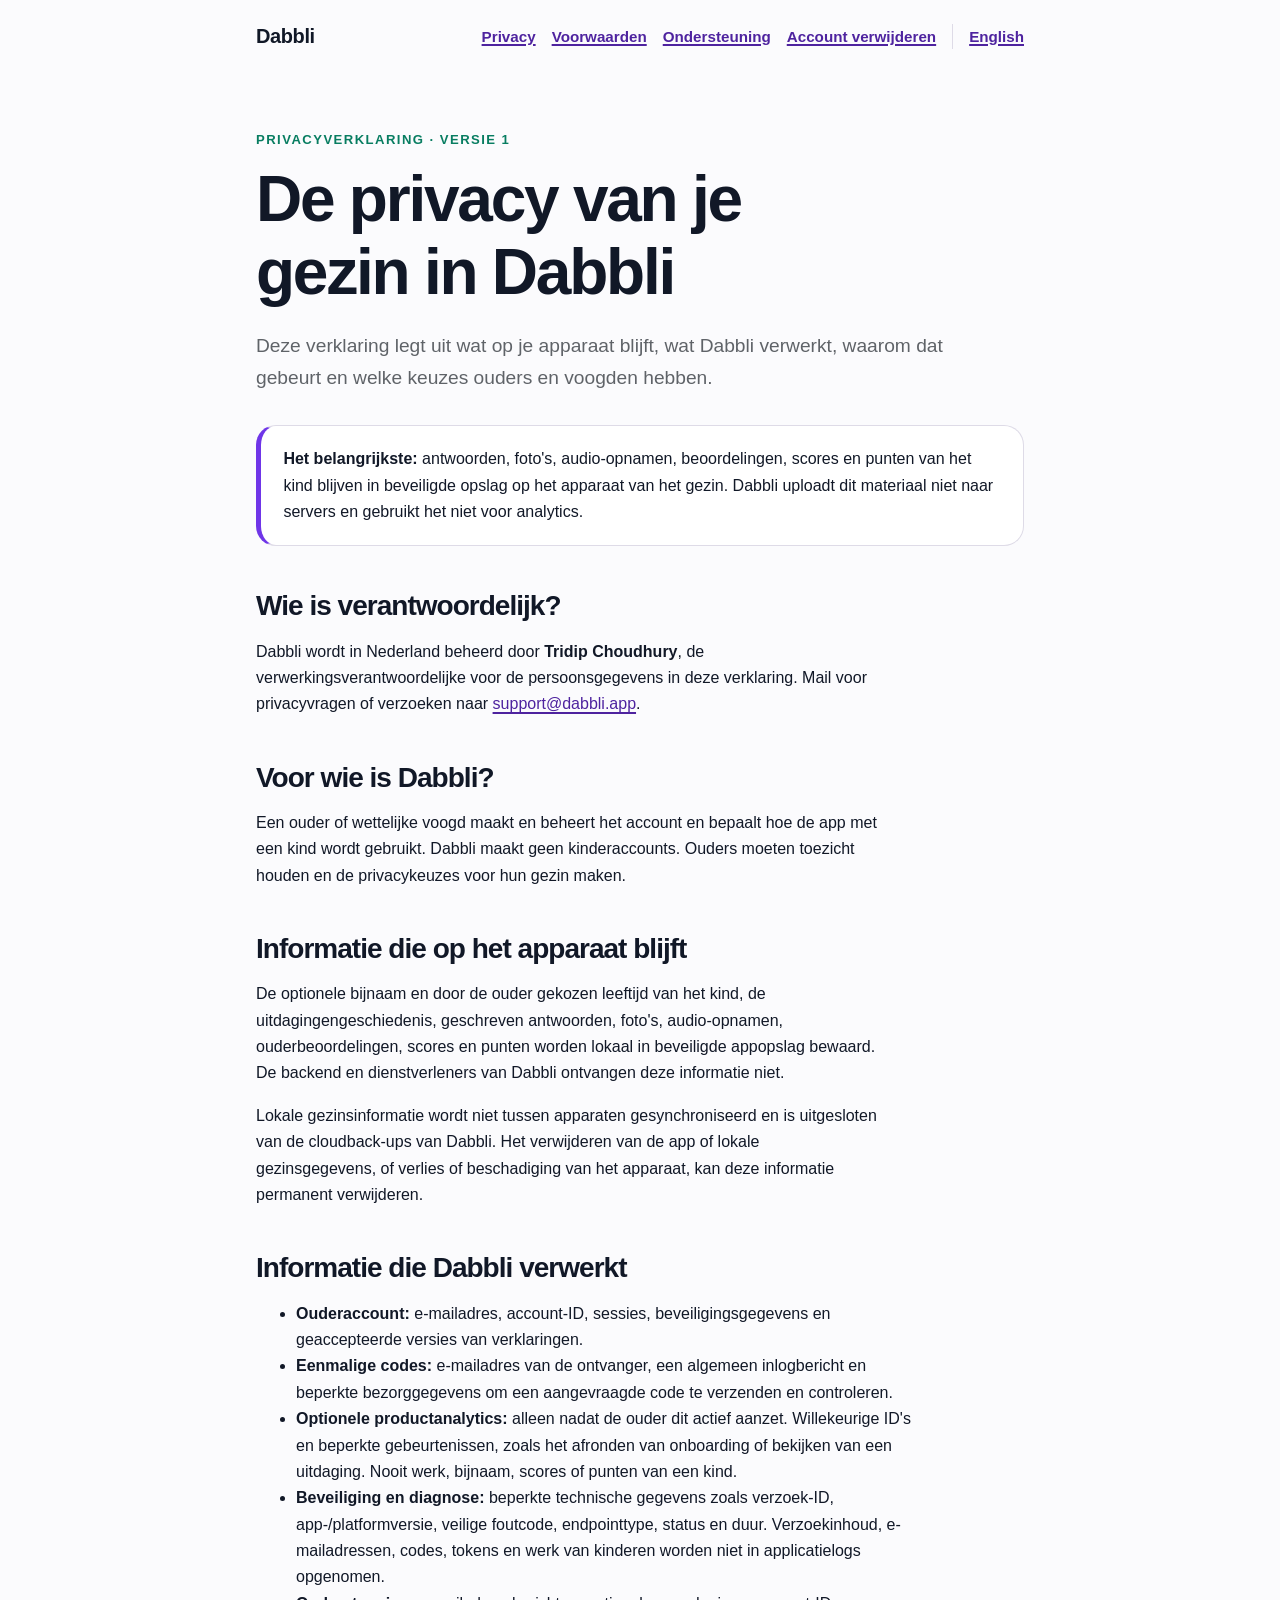
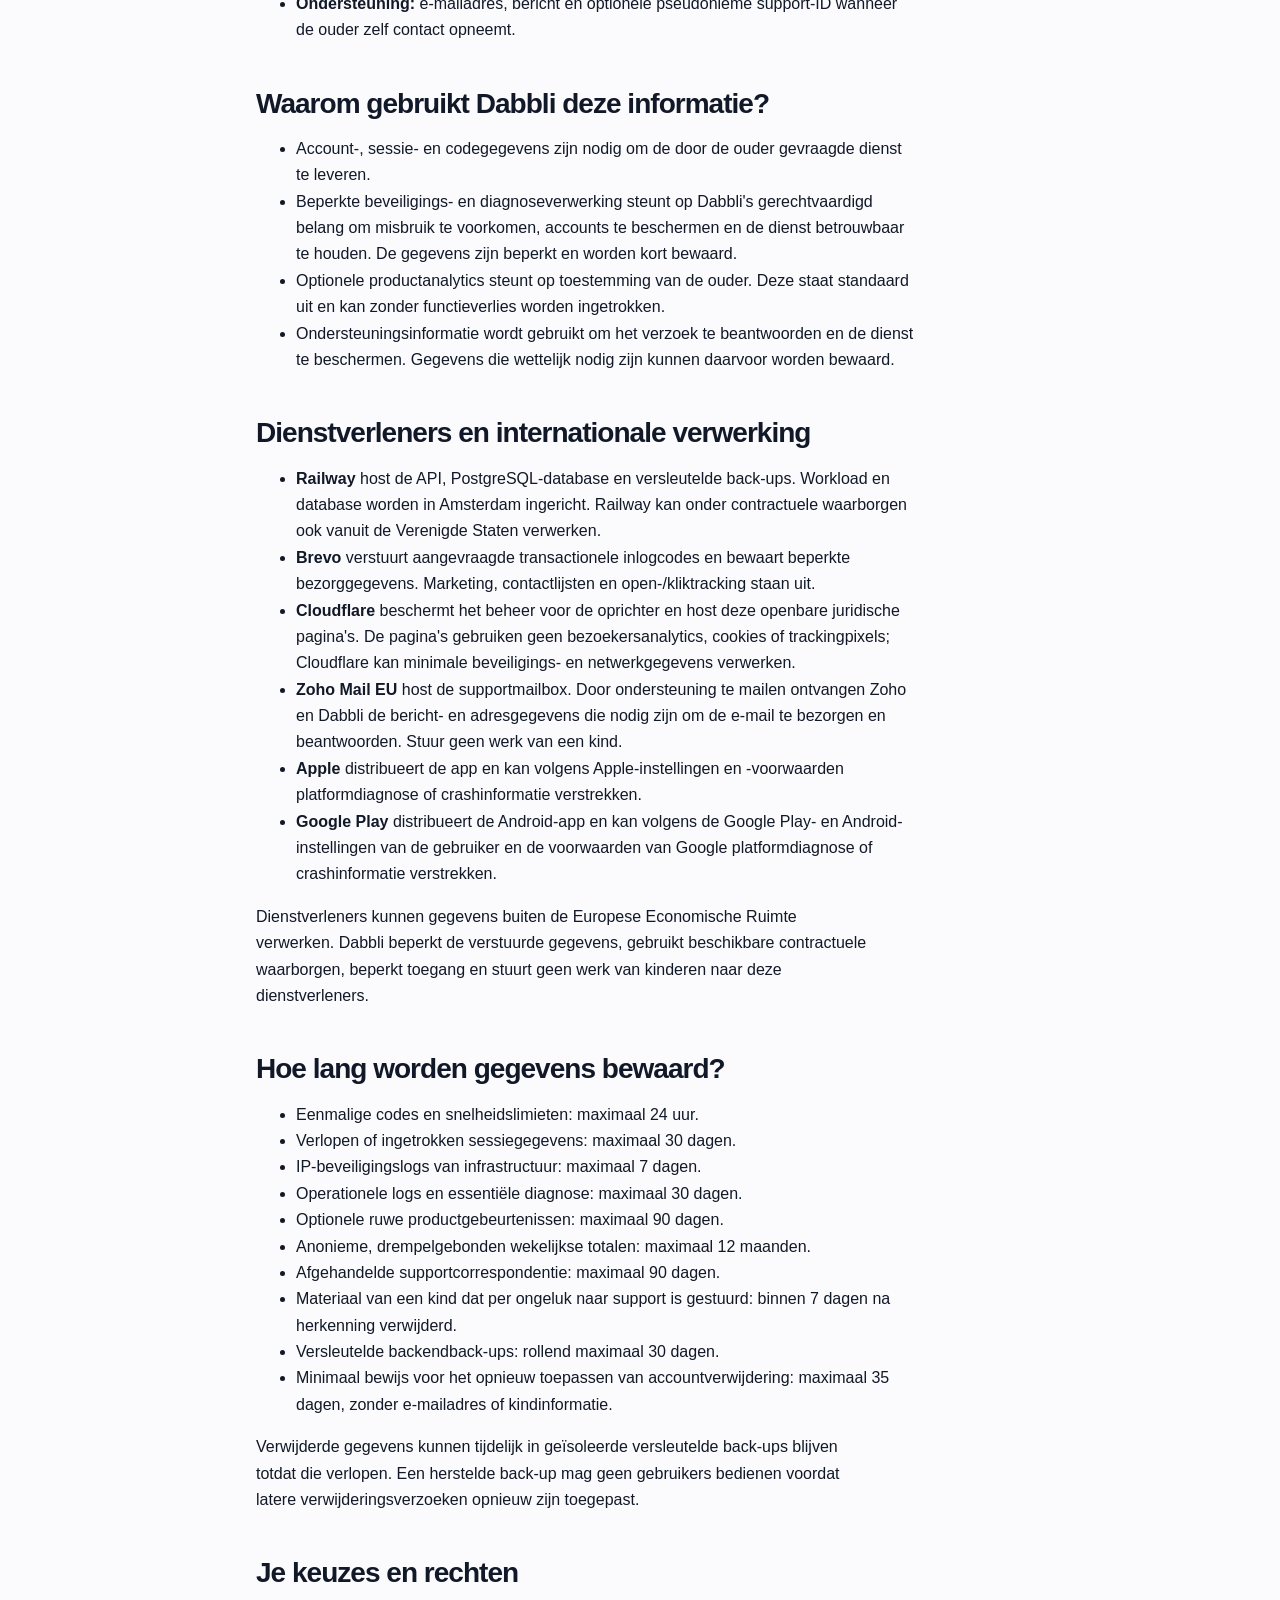
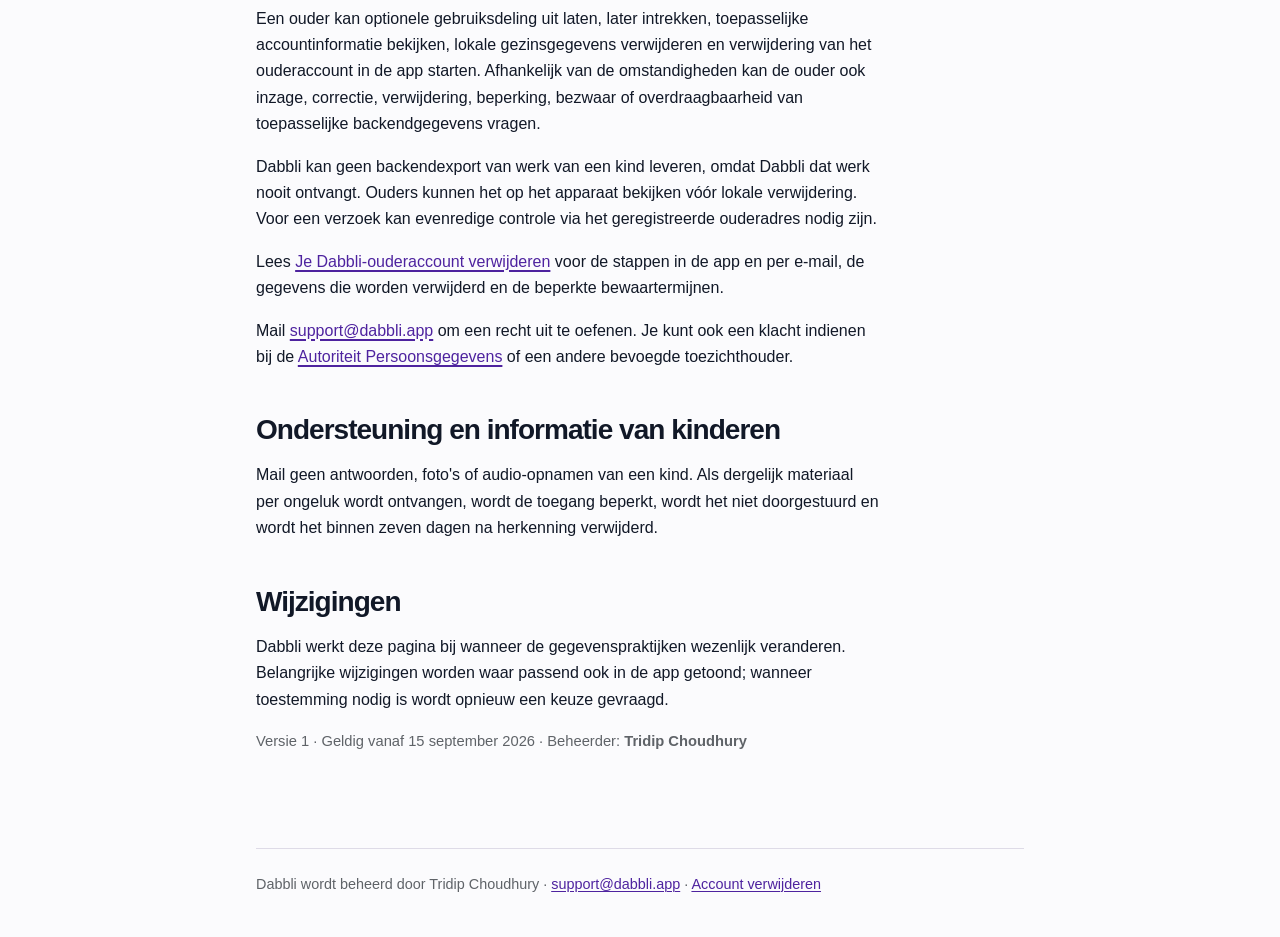
<file: privacy-nl.html>
<!doctype html>
<html lang="nl">
  <head>
    <meta charset="utf-8" />
    <meta name="viewport" content="width=device-width, initial-scale=1" />
    <meta name="description" content="Privacyverklaring van Dabbli." />
    <title>Privacyverklaring — Dabbli</title>
    <link rel="stylesheet" href="styles.css" />
  </head>
  <body>
    <header>
      <a class="brand" href="index-nl.html">Dabbli</a>
      <nav aria-label="Hoofdnavigatie">
        <a aria-current="page" href="privacy-nl.html">Privacy</a>
        <a href="terms-nl.html">Voorwaarden</a>
        <a href="support-nl.html">Ondersteuning</a>
        <a href="delete-account-nl.html">Account verwijderen</a>
        <a class="language" href="privacy.html" lang="en">English</a>
      </nav>
    </header>
    <main>
      <p class="eyebrow">Privacyverklaring · Versie 1</p>
      <h1>De privacy van je gezin in Dabbli</h1>
      <p class="lede">
        Deze verklaring legt uit wat op je apparaat blijft, wat Dabbli verwerkt,
        waarom dat gebeurt en welke keuzes ouders en voogden hebben.
      </p>
      <div class="notice">
        <strong>Het belangrijkste:</strong> antwoorden, foto's, audio-opnamen,
        beoordelingen, scores en punten van het kind blijven in beveiligde
        opslag op het apparaat van het gezin. Dabbli uploadt dit materiaal niet
        naar servers en gebruikt het niet voor analytics.
      </div>

      <h2>Wie is verantwoordelijk?</h2>
      <p>
        Dabbli wordt in Nederland beheerd door
        <strong>Tridip Choudhury</strong>, de verwerkingsverantwoordelijke voor
        de persoonsgegevens in deze verklaring. Mail voor privacyvragen of
        verzoeken naar
        <a href="mailto:support@dabbli.app">support@dabbli.app</a>.
      </p>

      <h2>Voor wie is Dabbli?</h2>
      <p>
        Een ouder of wettelijke voogd maakt en beheert het account en bepaalt
        hoe de app met een kind wordt gebruikt. Dabbli maakt geen
        kinderaccounts. Ouders moeten toezicht houden en de privacykeuzes voor
        hun gezin maken.
      </p>

      <h2>Informatie die op het apparaat blijft</h2>
      <p>
        De optionele bijnaam en door de ouder gekozen leeftijd van het kind, de
        uitdagingengeschiedenis, geschreven antwoorden, foto's, audio-opnamen,
        ouderbeoordelingen, scores en punten worden lokaal in beveiligde
        appopslag bewaard. De backend en dienstverleners van Dabbli ontvangen
        deze informatie niet.
      </p>
      <p>
        Lokale gezinsinformatie wordt niet tussen apparaten gesynchroniseerd en
        is uitgesloten van de cloudback-ups van Dabbli. Het verwijderen van de
        app of lokale gezinsgegevens, of verlies of beschadiging van het
        apparaat, kan deze informatie permanent verwijderen.
      </p>

      <h2>Informatie die Dabbli verwerkt</h2>
      <ul>
        <li>
          <strong>Ouderaccount:</strong> e-mailadres, account-ID, sessies,
          beveiligingsgegevens en geaccepteerde versies van verklaringen.
        </li>
        <li>
          <strong>Eenmalige codes:</strong> e-mailadres van de ontvanger, een
          algemeen inlogbericht en beperkte bezorggegevens om een aangevraagde
          code te verzenden en controleren.
        </li>
        <li>
          <strong>Optionele productanalytics:</strong> alleen nadat de ouder dit
          actief aanzet. Willekeurige ID's en beperkte gebeurtenissen, zoals het
          afronden van onboarding of bekijken van een uitdaging. Nooit werk,
          bijnaam, scores of punten van een kind.
        </li>
        <li>
          <strong>Beveiliging en diagnose:</strong> beperkte technische gegevens
          zoals verzoek-ID, app-/platformversie, veilige foutcode, endpointtype,
          status en duur. Verzoekinhoud, e-mailadressen, codes, tokens en werk
          van kinderen worden niet in applicatielogs opgenomen.
        </li>
        <li>
          <strong>Ondersteuning:</strong> e-mailadres, bericht en optionele
          pseudonieme support-ID wanneer de ouder zelf contact opneemt.
        </li>
      </ul>

      <h2>Waarom gebruikt Dabbli deze informatie?</h2>
      <ul>
        <li>
          Account-, sessie- en codegegevens zijn nodig om de door de ouder
          gevraagde dienst te leveren.
        </li>
        <li>
          Beperkte beveiligings- en diagnoseverwerking steunt op Dabbli's
          gerechtvaardigd belang om misbruik te voorkomen, accounts te
          beschermen en de dienst betrouwbaar te houden. De gegevens zijn
          beperkt en worden kort bewaard.
        </li>
        <li>
          Optionele productanalytics steunt op toestemming van de ouder. Deze
          staat standaard uit en kan zonder functieverlies worden ingetrokken.
        </li>
        <li>
          Ondersteuningsinformatie wordt gebruikt om het verzoek te beantwoorden
          en de dienst te beschermen. Gegevens die wettelijk nodig zijn kunnen
          daarvoor worden bewaard.
        </li>
      </ul>

      <h2>Dienstverleners en internationale verwerking</h2>
      <ul>
        <li>
          <strong>Railway</strong> host de API, PostgreSQL-database en
          versleutelde back-ups. Workload en database worden in Amsterdam
          ingericht. Railway kan onder contractuele waarborgen ook vanuit de
          Verenigde Staten verwerken.
        </li>
        <li>
          <strong>Brevo</strong> verstuurt aangevraagde transactionele
          inlogcodes en bewaart beperkte bezorggegevens. Marketing,
          contactlijsten en open-/kliktracking staan uit.
        </li>
        <li>
          <strong>Cloudflare</strong> beschermt het beheer voor de oprichter en
          host deze openbare juridische pagina's. De pagina's gebruiken geen
          bezoekersanalytics, cookies of trackingpixels; Cloudflare kan minimale
          beveiligings- en netwerkgegevens verwerken.
        </li>
        <li>
          <strong>Zoho Mail EU</strong> host de supportmailbox. Door
          ondersteuning te mailen ontvangen Zoho en Dabbli de bericht- en
          adresgegevens die nodig zijn om de e-mail te bezorgen en beantwoorden.
          Stuur geen werk van een kind.
        </li>
        <li>
          <strong>Apple</strong> distribueert de app en kan volgens
          Apple-instellingen en -voorwaarden platformdiagnose of crashinformatie
          verstrekken.
        </li>
        <li>
          <strong>Google Play</strong> distribueert de Android-app en kan volgens
          de Google Play- en Android-instellingen van de gebruiker en de
          voorwaarden van Google platformdiagnose of crashinformatie verstrekken.
        </li>
      </ul>
      <p>
        Dienstverleners kunnen gegevens buiten de Europese Economische Ruimte
        verwerken. Dabbli beperkt de verstuurde gegevens, gebruikt beschikbare
        contractuele waarborgen, beperkt toegang en stuurt geen werk van
        kinderen naar deze dienstverleners.
      </p>

      <h2>Hoe lang worden gegevens bewaard?</h2>
      <ul>
        <li>Eenmalige codes en snelheidslimieten: maximaal 24 uur.</li>
        <li>Verlopen of ingetrokken sessiegegevens: maximaal 30 dagen.</li>
        <li>IP-beveiligingslogs van infrastructuur: maximaal 7 dagen.</li>
        <li>Operationele logs en essentiële diagnose: maximaal 30 dagen.</li>
        <li>Optionele ruwe productgebeurtenissen: maximaal 90 dagen.</li>
        <li>
          Anonieme, drempelgebonden wekelijkse totalen: maximaal 12 maanden.
        </li>
        <li>Afgehandelde supportcorrespondentie: maximaal 90 dagen.</li>
        <li>
          Materiaal van een kind dat per ongeluk naar support is gestuurd:
          binnen 7 dagen na herkenning verwijderd.
        </li>
        <li>Versleutelde backendback-ups: rollend maximaal 30 dagen.</li>
        <li>
          Minimaal bewijs voor het opnieuw toepassen van accountverwijdering:
          maximaal 35 dagen, zonder e-mailadres of kindinformatie.
        </li>
      </ul>
      <p>
        Verwijderde gegevens kunnen tijdelijk in geïsoleerde versleutelde
        back-ups blijven totdat die verlopen. Een herstelde back-up mag geen
        gebruikers bedienen voordat latere verwijderingsverzoeken opnieuw zijn
        toegepast.
      </p>

      <h2>Je keuzes en rechten</h2>
      <p>
        Een ouder kan optionele gebruiksdeling uit laten, later intrekken,
        toepasselijke accountinformatie bekijken, lokale gezinsgegevens
        verwijderen en verwijdering van het ouderaccount in de app starten.
        Afhankelijk van de omstandigheden kan de ouder ook inzage, correctie,
        verwijdering, beperking, bezwaar of overdraagbaarheid van toepasselijke
        backendgegevens vragen.
      </p>
      <p>
        Dabbli kan geen backendexport van werk van een kind leveren, omdat
        Dabbli dat werk nooit ontvangt. Ouders kunnen het op het apparaat bekijken
        vóór lokale verwijdering. Voor een verzoek kan evenredige controle via
        het geregistreerde ouderadres nodig zijn.
      </p>
      <p>
        Lees
        <a href="delete-account-nl.html">Je Dabbli-ouderaccount verwijderen</a>
        voor de stappen in de app en per e-mail, de gegevens die worden verwijderd
        en de beperkte bewaartermijnen.
      </p>
      <p>
        Mail
        <a href="mailto:support@dabbli.app">support@dabbli.app</a>
        om een recht uit te oefenen. Je kunt ook een klacht indienen bij de
        <a href="https://autoriteitpersoonsgegevens.nl/" rel="external"
          >Autoriteit Persoonsgegevens</a
        >
        of een andere bevoegde toezichthouder.
      </p>

      <h2>Ondersteuning en informatie van kinderen</h2>
      <p>
        Mail geen antwoorden, foto's of audio-opnamen van een kind. Als
        dergelijk materiaal per ongeluk wordt ontvangen, wordt de toegang
        beperkt, wordt het niet doorgestuurd en wordt het binnen zeven dagen na
        herkenning verwijderd.
      </p>

      <h2>Wijzigingen</h2>
      <p>
        Dabbli werkt deze pagina bij wanneer de gegevenspraktijken wezenlijk
        veranderen. Belangrijke wijzigingen worden waar passend ook in de app
        getoond; wanneer toestemming nodig is wordt opnieuw een keuze gevraagd.
      </p>
      <p class="meta">
        Versie 1 · Geldig vanaf 15 september 2026 · Beheerder:
        <strong>Tridip Choudhury</strong>
      </p>
    </main>
    <footer>
      Dabbli wordt beheerd door Tridip Choudhury ·
      <a href="mailto:support@dabbli.app">support@dabbli.app</a> ·
      <a href="delete-account-nl.html">Account verwijderen</a>
    </footer>
  </body>
</html>
</file>
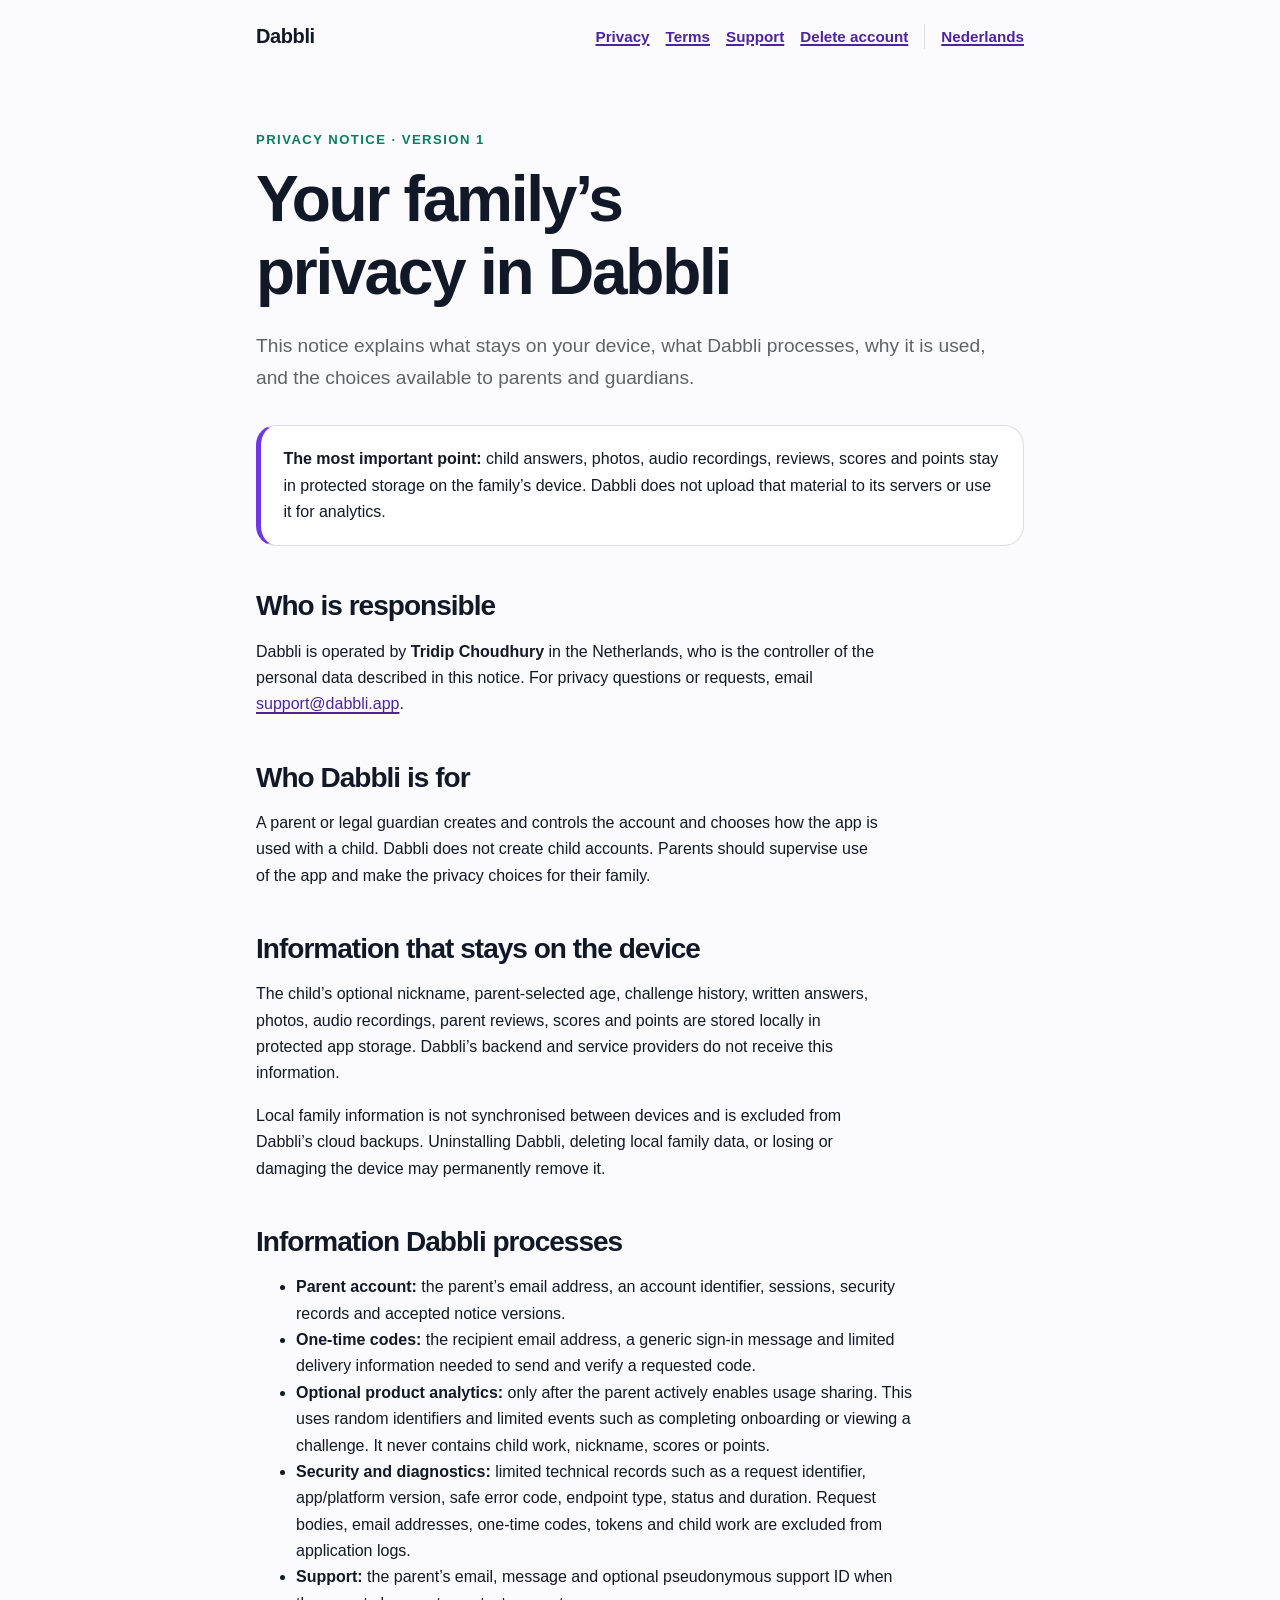
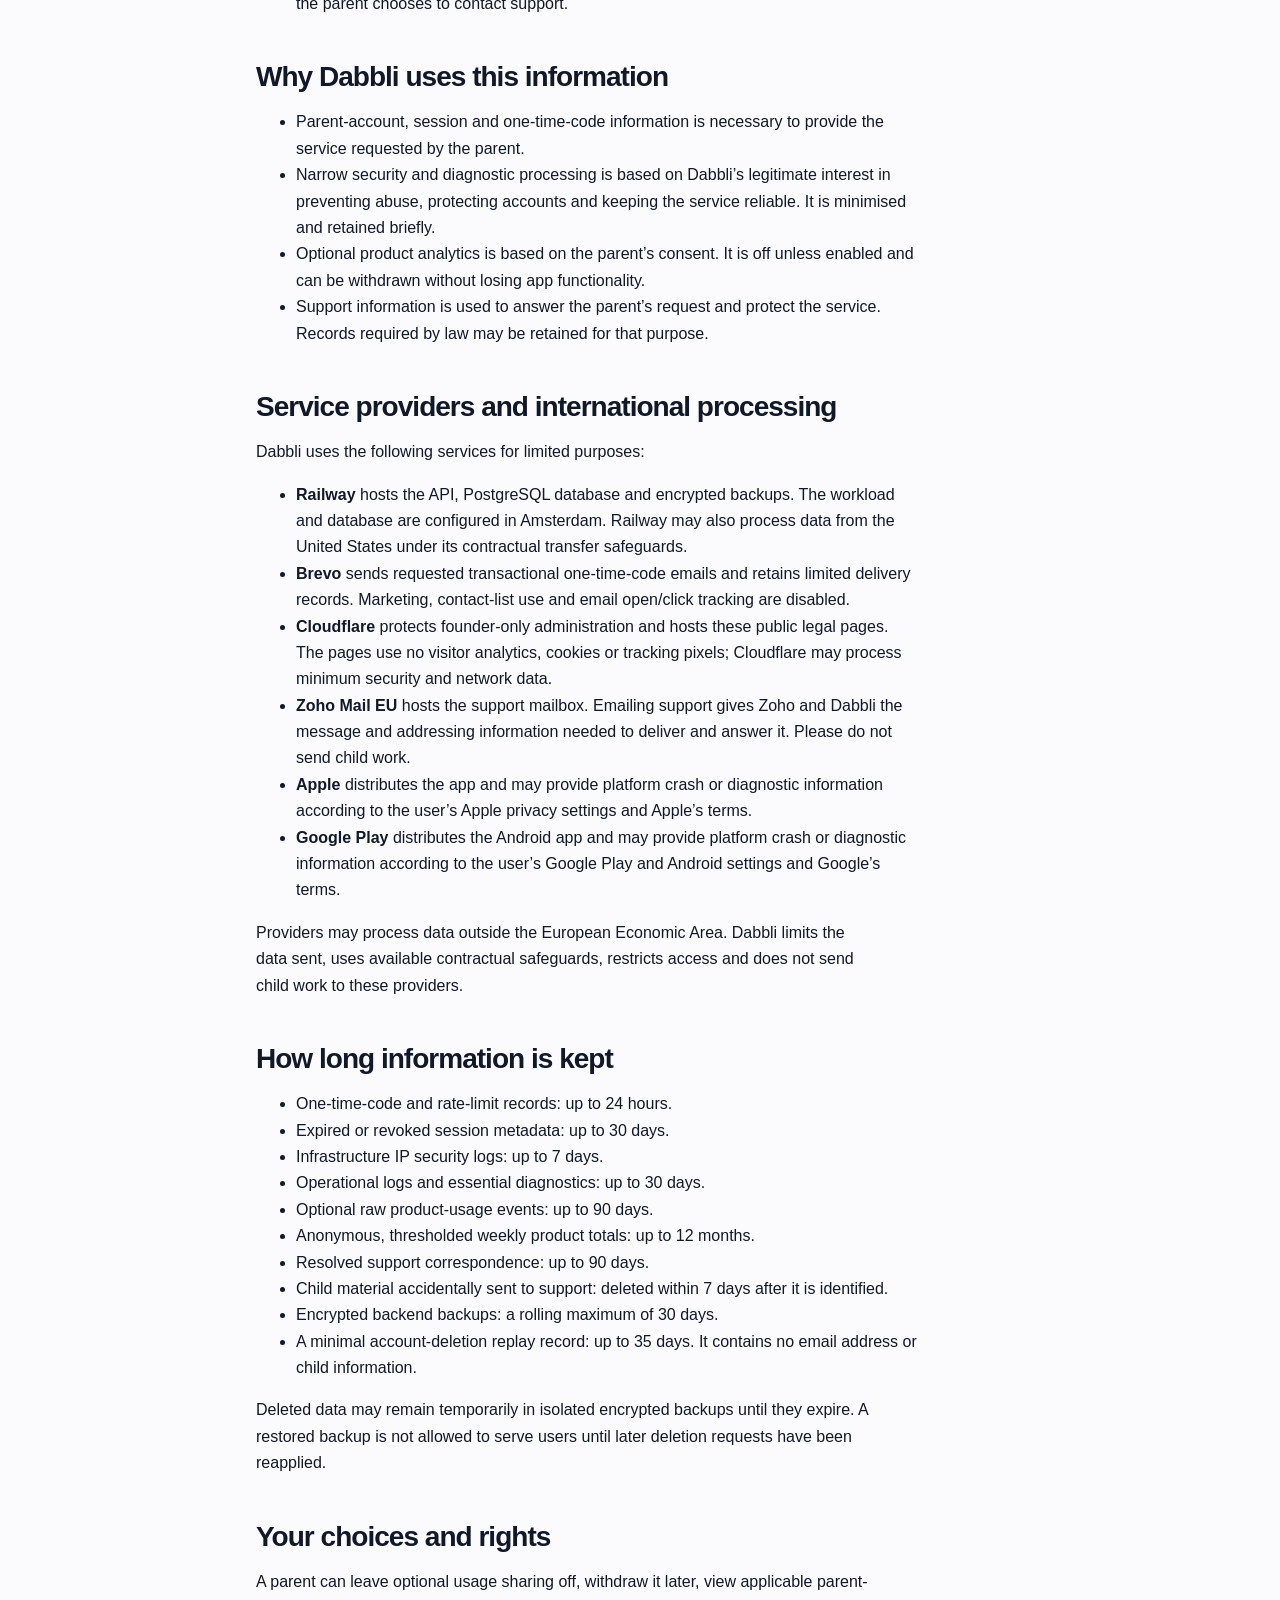
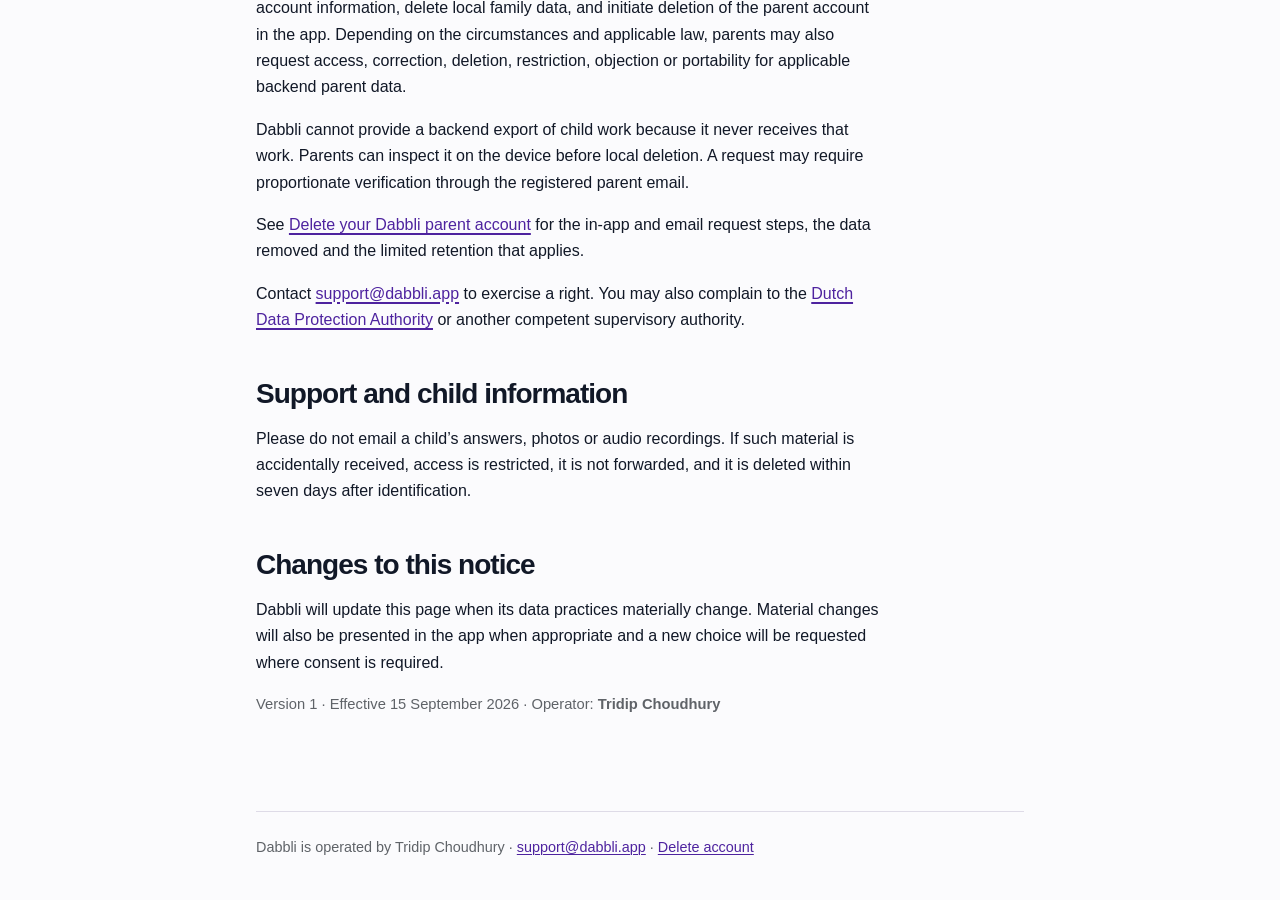
<file: privacy.html>
<!doctype html>
<html lang="en">
  <head>
    <meta charset="utf-8" />
    <meta name="viewport" content="width=device-width, initial-scale=1" />
    <meta name="description" content="Dabbli Privacy Notice." />
    <title>Privacy Notice — Dabbli</title>
    <link rel="stylesheet" href="styles.css" />
  </head>
  <body>
    <header>
      <a class="brand" href="index.html">Dabbli</a>
      <nav aria-label="Main navigation">
        <a aria-current="page" href="privacy.html">Privacy</a>
        <a href="terms.html">Terms</a>
        <a href="support.html">Support</a>
        <a href="delete-account.html">Delete account</a>
        <a class="language" href="privacy-nl.html" lang="nl">Nederlands</a>
      </nav>
    </header>
    <main>
      <p class="eyebrow">Privacy Notice · Version 1</p>
      <h1>Your family’s privacy in Dabbli</h1>
      <p class="lede">
        This notice explains what stays on your device, what Dabbli processes,
        why it is used, and the choices available to parents and guardians.
      </p>

      <div class="notice">
        <strong>The most important point:</strong> child answers, photos, audio
        recordings, reviews, scores and points stay in protected storage on the
        family’s device. Dabbli does not upload that material to its servers or
        use it for analytics.
      </div>

      <h2>Who is responsible</h2>
      <p>
        Dabbli is operated by <strong>Tridip Choudhury</strong> in the
        Netherlands, who is the controller of the personal data described in
        this notice. For privacy questions or requests, email
        <a href="mailto:support@dabbli.app">support@dabbli.app</a>.
      </p>

      <h2>Who Dabbli is for</h2>
      <p>
        A parent or legal guardian creates and controls the account and chooses
        how the app is used with a child. Dabbli does not create child accounts.
        Parents should supervise use of the app and make the privacy choices for
        their family.
      </p>

      <h2>Information that stays on the device</h2>
      <p>
        The child’s optional nickname, parent-selected age, challenge history,
        written answers, photos, audio recordings, parent reviews, scores and
        points are stored locally in protected app storage. Dabbli’s backend and
        service providers do not receive this information.
      </p>
      <p>
        Local family information is not synchronised between devices and is
        excluded from Dabbli’s cloud backups. Uninstalling Dabbli, deleting
        local family data, or losing or damaging the device may permanently
        remove it.
      </p>

      <h2>Information Dabbli processes</h2>
      <ul>
        <li>
          <strong>Parent account:</strong> the parent’s email address, an
          account identifier, sessions, security records and accepted notice
          versions.
        </li>
        <li>
          <strong>One-time codes:</strong> the recipient email address, a
          generic sign-in message and limited delivery information needed to
          send and verify a requested code.
        </li>
        <li>
          <strong>Optional product analytics:</strong> only after the parent
          actively enables usage sharing. This uses random identifiers and
          limited events such as completing onboarding or viewing a challenge.
          It never contains child work, nickname, scores or points.
        </li>
        <li>
          <strong>Security and diagnostics:</strong> limited technical records
          such as a request identifier, app/platform version, safe error code,
          endpoint type, status and duration. Request bodies, email addresses,
          one-time codes, tokens and child work are excluded from application
          logs.
        </li>
        <li>
          <strong>Support:</strong> the parent’s email, message and optional
          pseudonymous support ID when the parent chooses to contact support.
        </li>
      </ul>

      <h2>Why Dabbli uses this information</h2>
      <ul>
        <li>
          Parent-account, session and one-time-code information is necessary to
          provide the service requested by the parent.
        </li>
        <li>
          Narrow security and diagnostic processing is based on Dabbli’s
          legitimate interest in preventing abuse, protecting accounts and
          keeping the service reliable. It is minimised and retained briefly.
        </li>
        <li>
          Optional product analytics is based on the parent’s consent. It is off
          unless enabled and can be withdrawn without losing app functionality.
        </li>
        <li>
          Support information is used to answer the parent’s request and protect
          the service. Records required by law may be retained for that purpose.
        </li>
      </ul>

      <h2>Service providers and international processing</h2>
      <p>Dabbli uses the following services for limited purposes:</p>
      <ul>
        <li>
          <strong>Railway</strong> hosts the API, PostgreSQL database and
          encrypted backups. The workload and database are configured in
          Amsterdam. Railway may also process data from the United States under
          its contractual transfer safeguards.
        </li>
        <li>
          <strong>Brevo</strong> sends requested transactional one-time-code
          emails and retains limited delivery records. Marketing, contact-list
          use and email open/click tracking are disabled.
        </li>
        <li>
          <strong>Cloudflare</strong> protects founder-only administration and
          hosts these public legal pages. The pages use no visitor analytics,
          cookies or tracking pixels; Cloudflare may process minimum security
          and network data.
        </li>
        <li>
          <strong>Zoho Mail EU</strong> hosts the support mailbox. Emailing
          support gives Zoho and Dabbli the message and addressing information
          needed to deliver and answer it. Please do not send child work.
        </li>
        <li>
          <strong>Apple</strong> distributes the app and may provide platform
          crash or diagnostic information according to the user’s Apple privacy
          settings and Apple’s terms.
        </li>
        <li>
          <strong>Google Play</strong> distributes the Android app and may
          provide platform crash or diagnostic information according to the
          user’s Google Play and Android settings and Google’s terms.
        </li>
      </ul>
      <p>
        Providers may process data outside the European Economic Area. Dabbli
        limits the data sent, uses available contractual safeguards, restricts
        access and does not send child work to these providers.
      </p>

      <h2>How long information is kept</h2>
      <ul>
        <li>One-time-code and rate-limit records: up to 24 hours.</li>
        <li>Expired or revoked session metadata: up to 30 days.</li>
        <li>Infrastructure IP security logs: up to 7 days.</li>
        <li>Operational logs and essential diagnostics: up to 30 days.</li>
        <li>Optional raw product-usage events: up to 90 days.</li>
        <li>Anonymous, thresholded weekly product totals: up to 12 months.</li>
        <li>Resolved support correspondence: up to 90 days.</li>
        <li>
          Child material accidentally sent to support: deleted within 7 days
          after it is identified.
        </li>
        <li>Encrypted backend backups: a rolling maximum of 30 days.</li>
        <li>
          A minimal account-deletion replay record: up to 35 days. It contains
          no email address or child information.
        </li>
      </ul>
      <p>
        Deleted data may remain temporarily in isolated encrypted backups until
        they expire. A restored backup is not allowed to serve users until later
        deletion requests have been reapplied.
      </p>

      <h2>Your choices and rights</h2>
      <p>
        A parent can leave optional usage sharing off, withdraw it later, view
        applicable parent-account information, delete local family data, and
        initiate deletion of the parent account in the app. Depending on the
        circumstances and applicable law, parents may also request access,
        correction, deletion, restriction, objection or portability for
        applicable backend parent data.
      </p>
      <p>
        Dabbli cannot provide a backend export of child work because it never
        receives that work. Parents can inspect it on the device before local
        deletion. A request may require proportionate verification through the
        registered parent email.
      </p>
      <p>
        See <a href="delete-account.html">Delete your Dabbli parent account</a>
        for the in-app and email request steps, the data removed and the limited
        retention that applies.
      </p>
      <p>
        Contact
        <a href="mailto:support@dabbli.app">support@dabbli.app</a>
        to exercise a right. You may also complain to the
        <a href="https://www.autoriteitpersoonsgegevens.nl/en" rel="external"
          >Dutch Data Protection Authority</a
        >
        or another competent supervisory authority.
      </p>

      <h2>Support and child information</h2>
      <p>
        Please do not email a child’s answers, photos or audio recordings. If
        such material is accidentally received, access is restricted, it is not
        forwarded, and it is deleted within seven days after identification.
      </p>

      <h2>Changes to this notice</h2>
      <p>
        Dabbli will update this page when its data practices materially change.
        Material changes will also be presented in the app when appropriate and
        a new choice will be requested where consent is required.
      </p>

      <p class="meta">
        Version 1 · Effective 15 September 2026 · Operator:
        <strong>Tridip Choudhury</strong>
      </p>
    </main>
    <footer>
      Dabbli is operated by Tridip Choudhury ·
      <a href="mailto:support@dabbli.app">support@dabbli.app</a> ·
      <a href="delete-account.html">Delete account</a>
    </footer>
  </body>
</html>
</file>
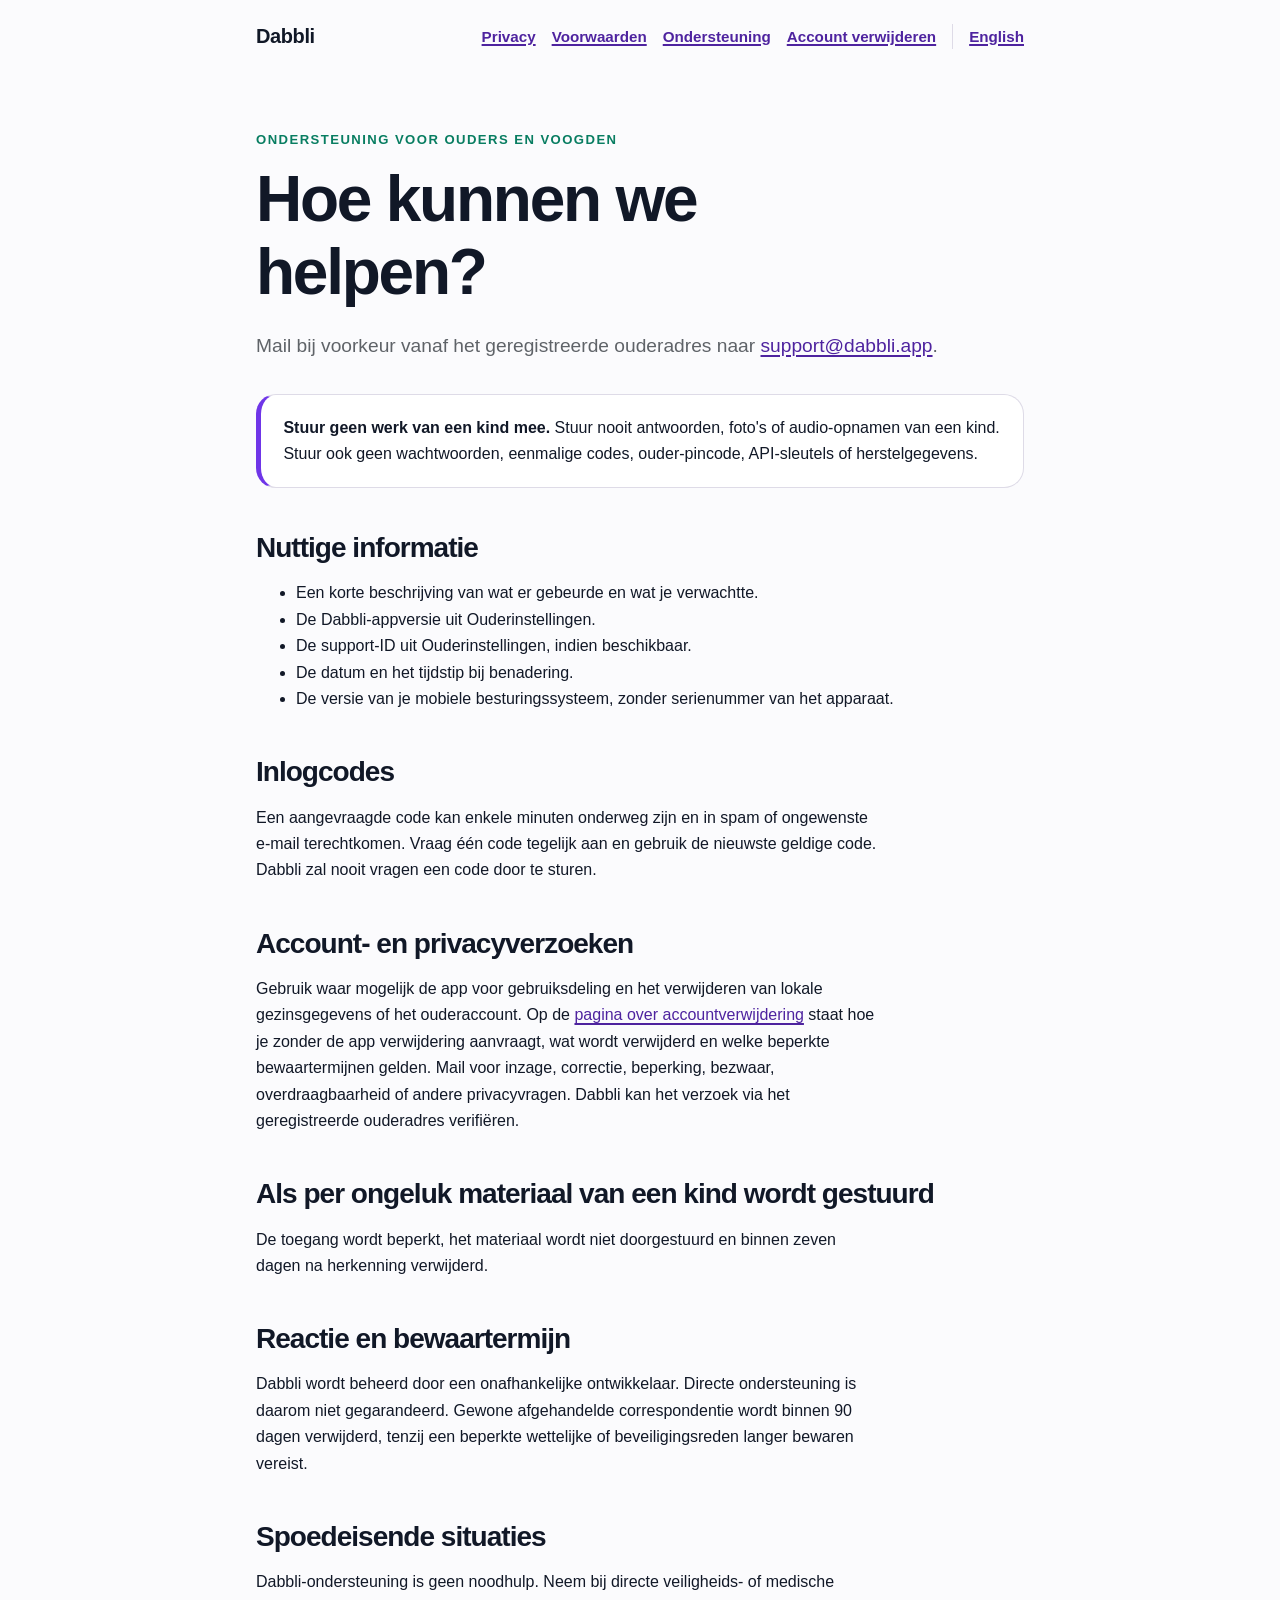
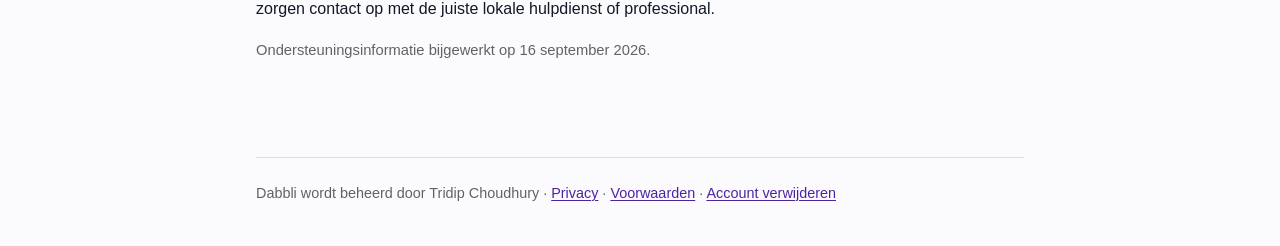
<file: support-nl.html>
<!doctype html>
<html lang="nl">
  <head>
    <meta charset="utf-8" />
    <meta name="viewport" content="width=device-width, initial-scale=1" />
    <meta
      name="description"
      content="Veilig contact opnemen met Dabbli-ondersteuning."
    />
    <title>Ondersteuning — Dabbli</title>
    <link rel="stylesheet" href="styles.css" />
  </head>
  <body>
    <header>
      <a class="brand" href="index-nl.html">Dabbli</a>
      <nav aria-label="Hoofdnavigatie">
        <a href="privacy-nl.html">Privacy</a>
        <a href="terms-nl.html">Voorwaarden</a>
        <a aria-current="page" href="support-nl.html">Ondersteuning</a>
        <a href="delete-account-nl.html">Account verwijderen</a>
        <a class="language" href="support.html" lang="en">English</a>
      </nav>
    </header>
    <main>
      <p class="eyebrow">Ondersteuning voor ouders en voogden</p>
      <h1>Hoe kunnen we helpen?</h1>
      <p class="lede">
        Mail bij voorkeur vanaf het geregistreerde ouderadres naar
        <a href="mailto:support@dabbli.app">support@dabbli.app</a>.
      </p>
      <div class="notice">
        <strong>Stuur geen werk van een kind mee.</strong> Stuur nooit
        antwoorden, foto's of audio-opnamen van een kind. Stuur ook geen
        wachtwoorden, eenmalige codes, ouder-pincode, API-sleutels of
        herstelgegevens.
      </div>
      <h2>Nuttige informatie</h2>
      <ul>
        <li>
          Een korte beschrijving van wat er gebeurde en wat je verwachtte.
        </li>
        <li>De Dabbli-appversie uit Ouderinstellingen.</li>
        <li>De support-ID uit Ouderinstellingen, indien beschikbaar.</li>
        <li>De datum en het tijdstip bij benadering.</li>
        <li>
          De versie van je mobiele besturingssysteem, zonder serienummer van het
          apparaat.
        </li>
      </ul>
      <h2>Inlogcodes</h2>
      <p>
        Een aangevraagde code kan enkele minuten onderweg zijn en in spam of
        ongewenste e-mail terechtkomen. Vraag één code tegelijk aan en gebruik
        de nieuwste geldige code. Dabbli zal nooit vragen een code door te
        sturen.
      </p>
      <h2>Account- en privacyverzoeken</h2>
      <p>
        Gebruik waar mogelijk de app voor gebruiksdeling en het verwijderen van
        lokale gezinsgegevens of het ouderaccount. Op de
        <a href="delete-account-nl.html">pagina over accountverwijdering</a>
        staat hoe je zonder de app verwijdering aanvraagt, wat wordt verwijderd
        en welke beperkte bewaartermijnen gelden. Mail voor inzage, correctie,
        beperking, bezwaar, overdraagbaarheid of andere privacyvragen. Dabbli
        kan het verzoek via het geregistreerde ouderadres verifiëren.
      </p>
      <h2>Als per ongeluk materiaal van een kind wordt gestuurd</h2>
      <p>
        De toegang wordt beperkt, het materiaal wordt niet doorgestuurd en
        binnen zeven dagen na herkenning verwijderd.
      </p>
      <h2>Reactie en bewaartermijn</h2>
      <p>
        Dabbli wordt beheerd door een onafhankelijke ontwikkelaar. Directe
        ondersteuning is daarom niet gegarandeerd. Gewone afgehandelde
        correspondentie wordt binnen 90 dagen verwijderd, tenzij een beperkte
        wettelijke of beveiligingsreden langer bewaren vereist.
      </p>
      <h2>Spoedeisende situaties</h2>
      <p>
        Dabbli-ondersteuning is geen noodhulp. Neem bij directe veiligheids- of
        medische zorgen contact op met de juiste lokale hulpdienst of
        professional.
      </p>
      <p class="meta">
        Ondersteuningsinformatie bijgewerkt op 16 september 2026.
      </p>
    </main>
    <footer>
      Dabbli wordt beheerd door Tridip Choudhury ·
      <a href="privacy-nl.html">Privacy</a> ·
      <a href="terms-nl.html">Voorwaarden</a> ·
      <a href="delete-account-nl.html">Account verwijderen</a>
    </footer>
  </body>
</html>
</file>
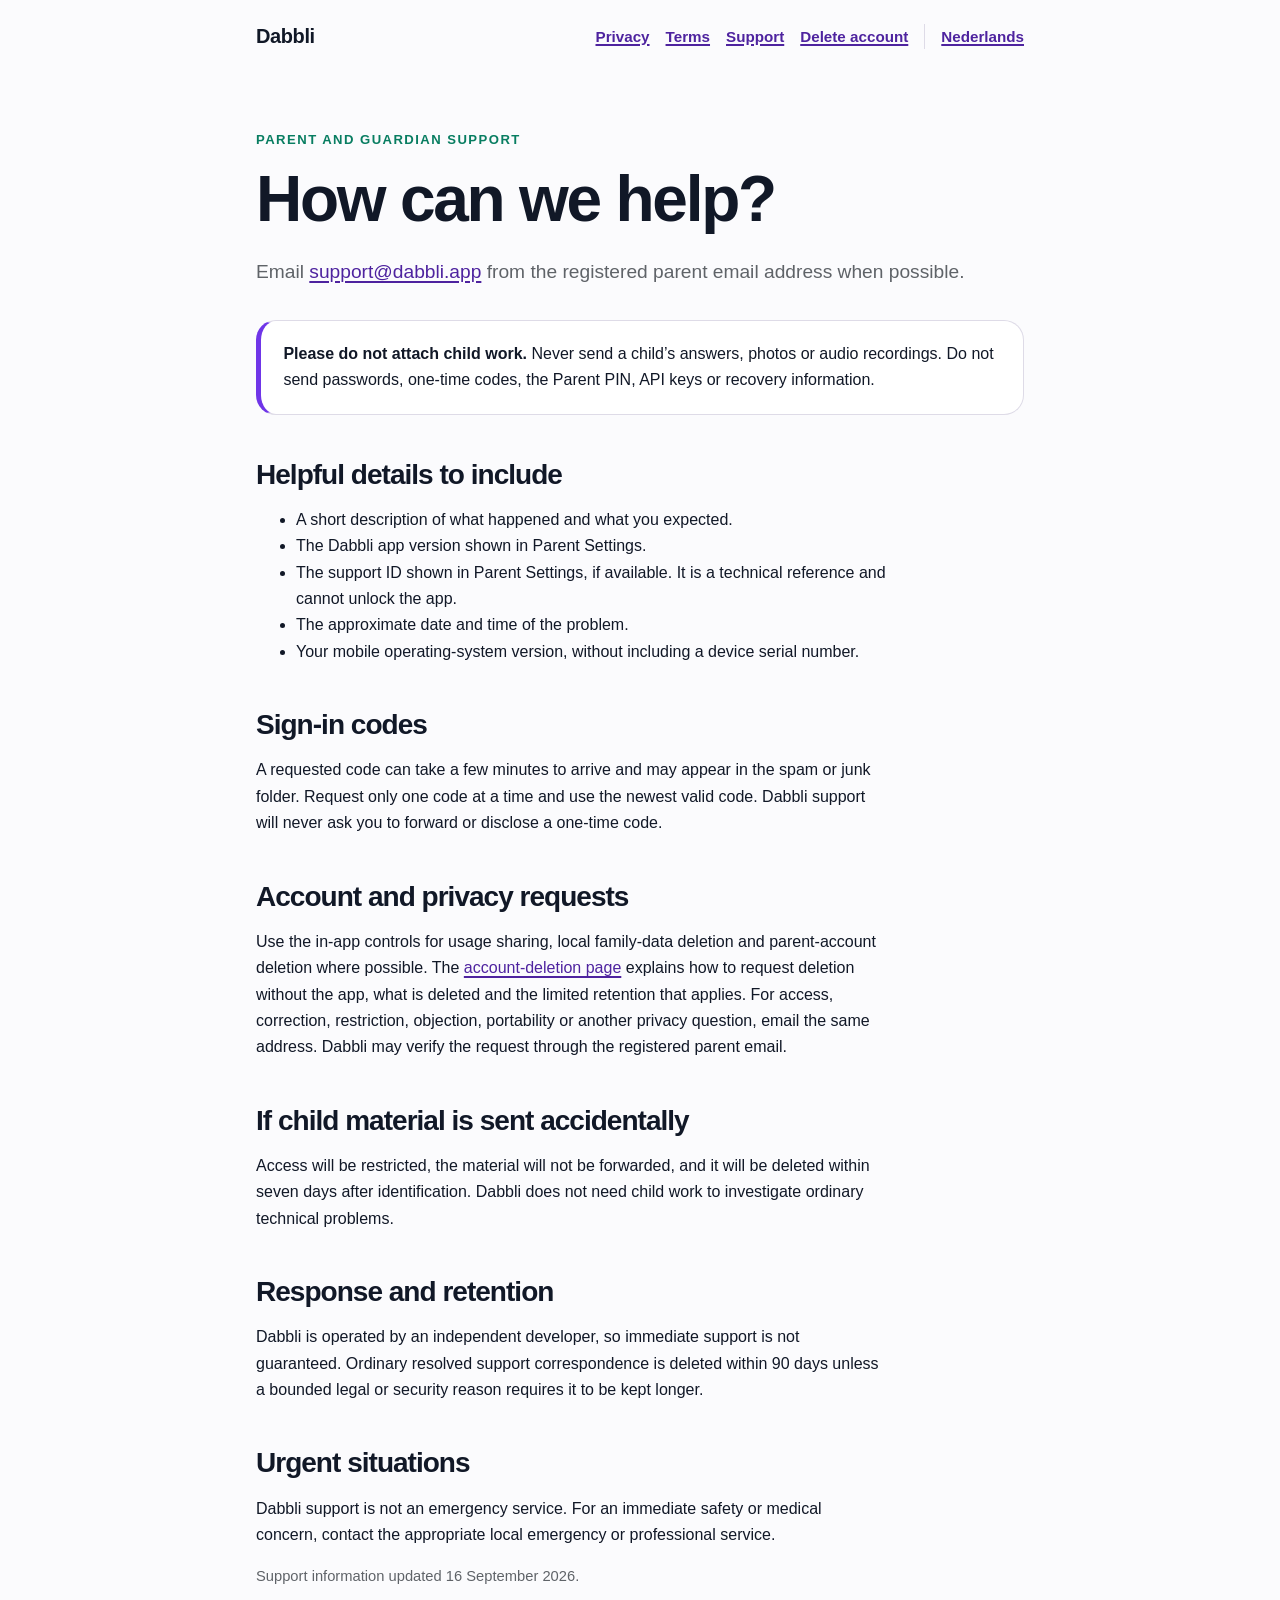
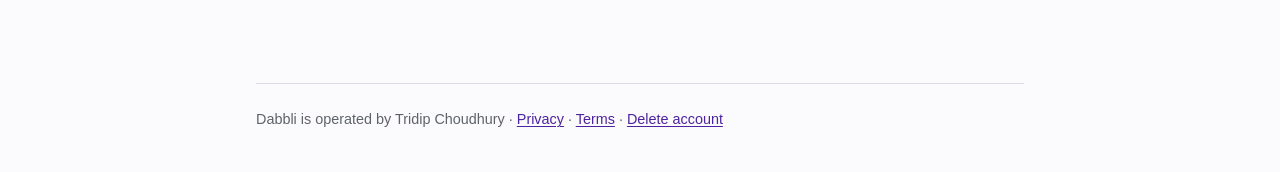
<file: support.html>
<!doctype html>
<html lang="en">
  <head>
    <meta charset="utf-8" />
    <meta name="viewport" content="width=device-width, initial-scale=1" />
    <meta name="description" content="Contact Dabbli support safely." />
    <title>Support — Dabbli</title>
    <link rel="stylesheet" href="styles.css" />
  </head>
  <body>
    <header>
      <a class="brand" href="index.html">Dabbli</a>
      <nav aria-label="Main navigation">
        <a href="privacy.html">Privacy</a>
        <a href="terms.html">Terms</a>
        <a aria-current="page" href="support.html">Support</a>
        <a href="delete-account.html">Delete account</a>
        <a class="language" href="support-nl.html" lang="nl">Nederlands</a>
      </nav>
    </header>
    <main>
      <p class="eyebrow">Parent and guardian support</p>
      <h1>How can we help?</h1>
      <p class="lede">
        Email
        <a href="mailto:support@dabbli.app">support@dabbli.app</a>
        from the registered parent email address when possible.
      </p>

      <div class="notice">
        <strong>Please do not attach child work.</strong> Never send a child’s
        answers, photos or audio recordings. Do not send passwords, one-time
        codes, the Parent PIN, API keys or recovery information.
      </div>

      <h2>Helpful details to include</h2>
      <ul>
        <li>A short description of what happened and what you expected.</li>
        <li>The Dabbli app version shown in Parent Settings.</li>
        <li>
          The support ID shown in Parent Settings, if available. It is a
          technical reference and cannot unlock the app.
        </li>
        <li>The approximate date and time of the problem.</li>
        <li>
          Your mobile operating-system version, without including a device
          serial number.
        </li>
      </ul>

      <h2>Sign-in codes</h2>
      <p>
        A requested code can take a few minutes to arrive and may appear in the
        spam or junk folder. Request only one code at a time and use the newest
        valid code. Dabbli support will never ask you to forward or disclose a
        one-time code.
      </p>

      <h2>Account and privacy requests</h2>
      <p>
        Use the in-app controls for usage sharing, local family-data deletion
        and parent-account deletion where possible. The
        <a href="delete-account.html">account-deletion page</a> explains how to
        request deletion without the app, what is deleted and the limited
        retention that applies. For access, correction, restriction, objection,
        portability or another privacy question, email the same address. Dabbli
        may verify the request through the registered parent email.
      </p>

      <h2>If child material is sent accidentally</h2>
      <p>
        Access will be restricted, the material will not be forwarded, and it
        will be deleted within seven days after identification. Dabbli does not
        need child work to investigate ordinary technical problems.
      </p>

      <h2>Response and retention</h2>
      <p>
        Dabbli is operated by an independent developer, so immediate support is
        not guaranteed. Ordinary resolved support correspondence is deleted
        within 90 days unless a bounded legal or security reason requires it to
        be kept longer.
      </p>

      <h2>Urgent situations</h2>
      <p>
        Dabbli support is not an emergency service. For an immediate safety or
        medical concern, contact the appropriate local emergency or professional
        service.
      </p>

      <p class="meta">Support information updated 16 September 2026.</p>
    </main>
    <footer>
      Dabbli is operated by Tridip Choudhury ·
      <a href="privacy.html">Privacy</a> ·
      <a href="terms.html">Terms</a> ·
      <a href="delete-account.html">Delete account</a>
    </footer>
  </body>
</html>
</file>
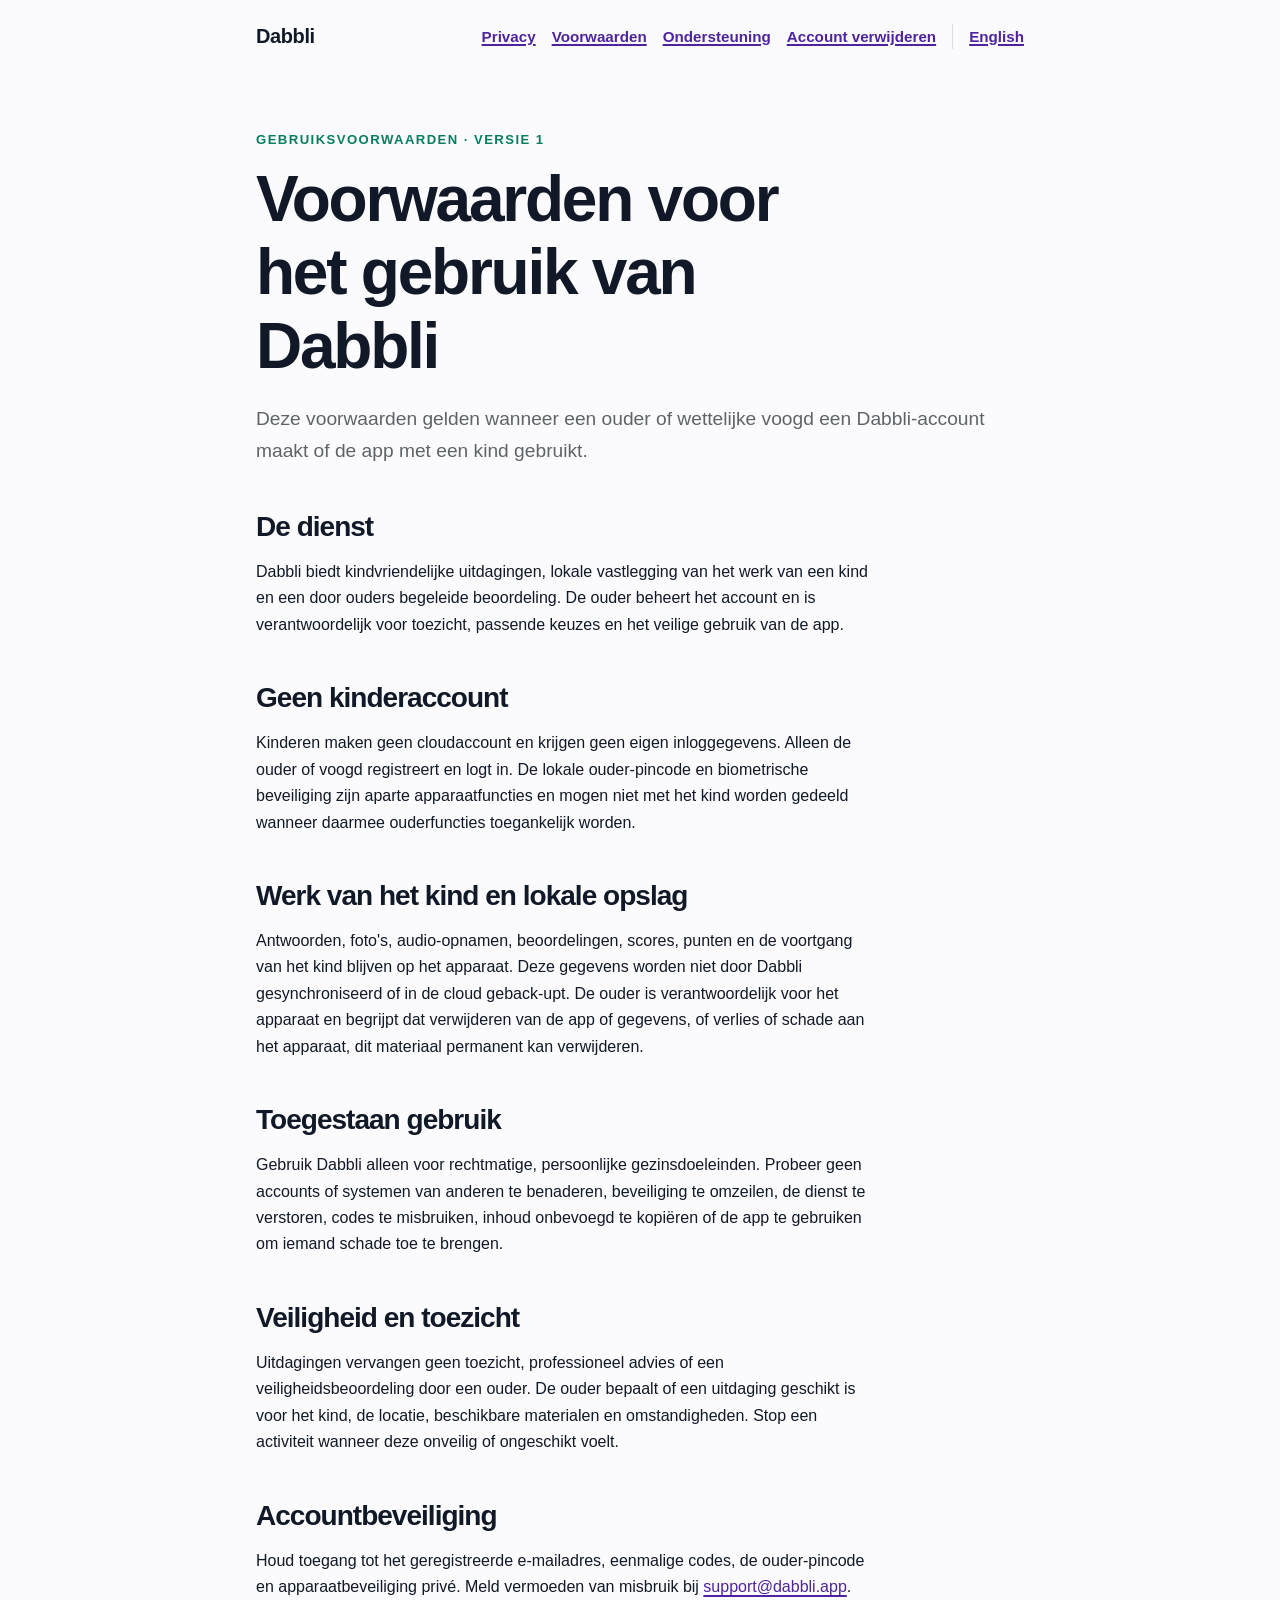
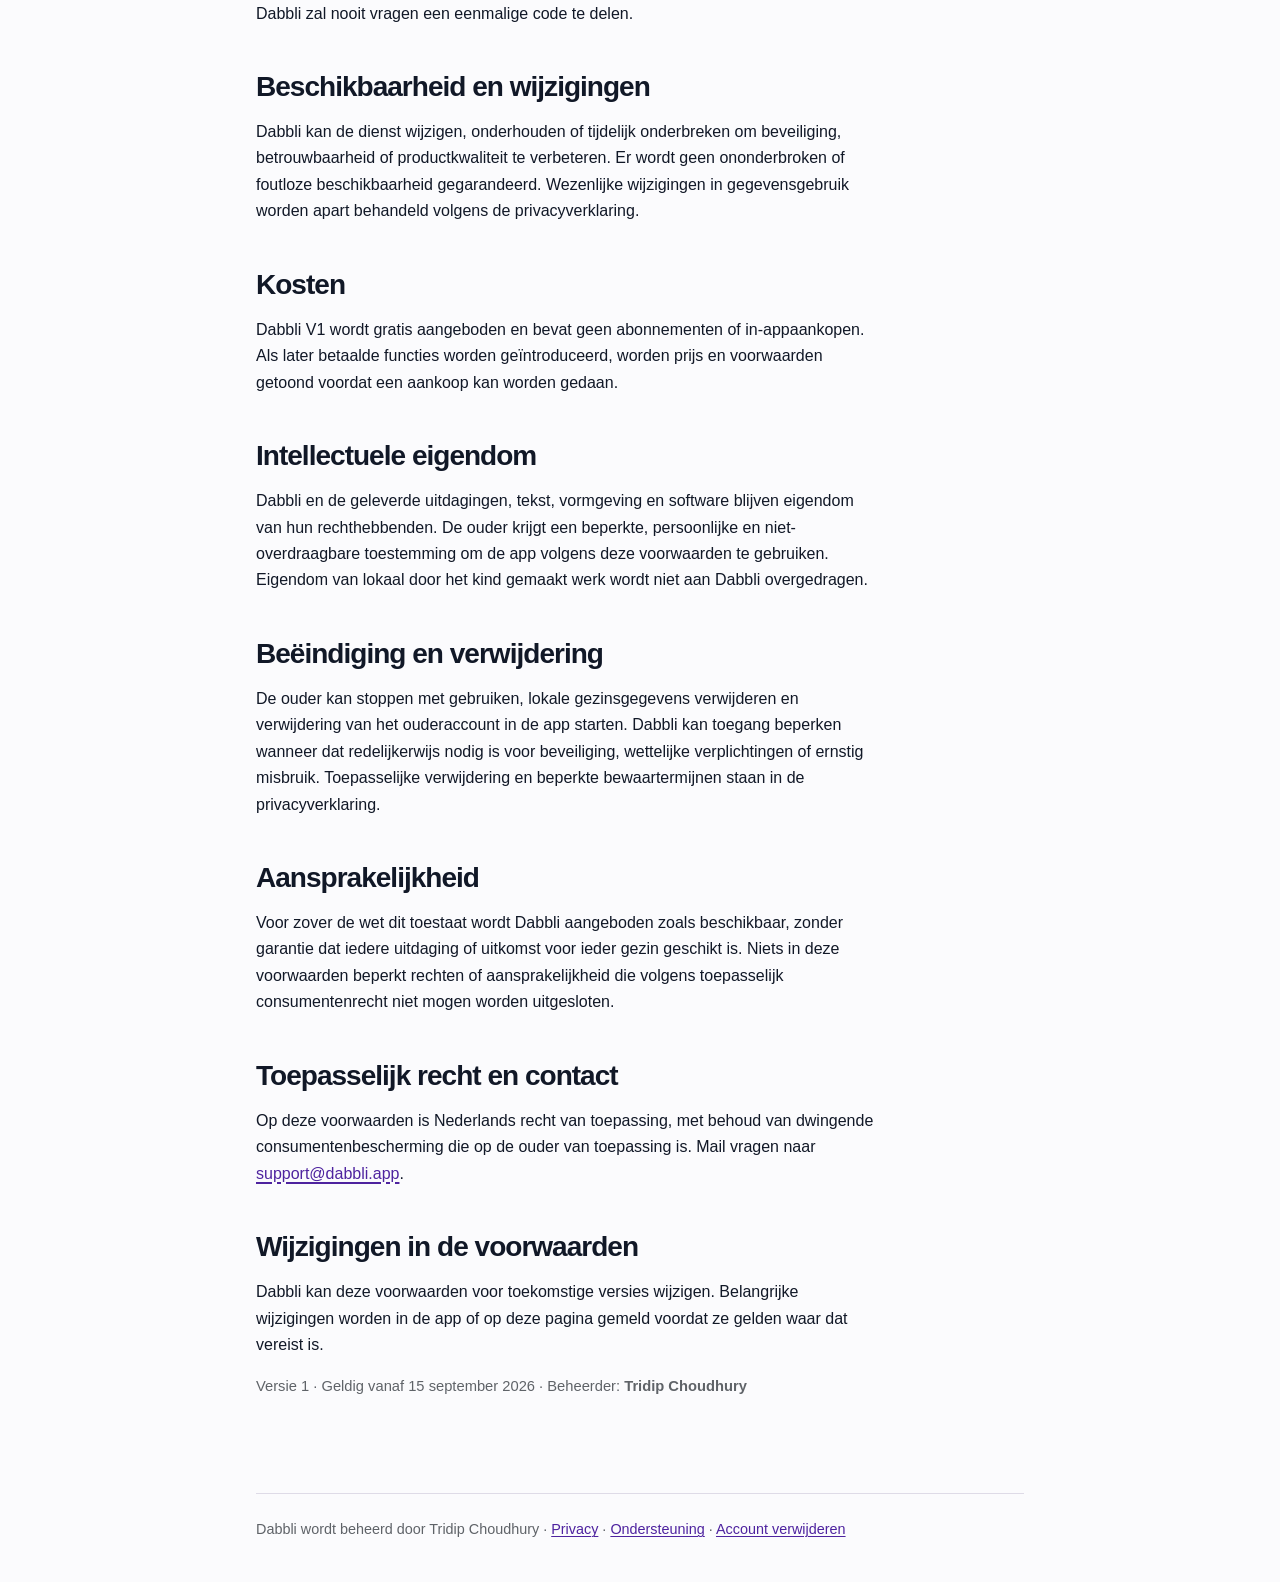
<file: terms-nl.html>
<!doctype html>
<html lang="nl">
  <head>
    <meta charset="utf-8" />
    <meta name="viewport" content="width=device-width, initial-scale=1" />
    <meta name="description" content="Gebruiksvoorwaarden van Dabbli." />
    <title>Gebruiksvoorwaarden — Dabbli</title>
    <link rel="stylesheet" href="styles.css" />
  </head>
  <body>
    <header>
      <a class="brand" href="index-nl.html">Dabbli</a>
      <nav aria-label="Hoofdnavigatie">
        <a href="privacy-nl.html">Privacy</a>
        <a aria-current="page" href="terms-nl.html">Voorwaarden</a>
        <a href="support-nl.html">Ondersteuning</a>
        <a href="delete-account-nl.html">Account verwijderen</a>
        <a class="language" href="terms.html" lang="en">English</a>
      </nav>
    </header>
    <main>
      <p class="eyebrow">Gebruiksvoorwaarden · Versie 1</p>
      <h1>Voorwaarden voor het gebruik van Dabbli</h1>
      <p class="lede">
        Deze voorwaarden gelden wanneer een ouder of wettelijke voogd een
        Dabbli-account maakt of de app met een kind gebruikt.
      </p>

      <h2>De dienst</h2>
      <p>
        Dabbli biedt kindvriendelijke uitdagingen, lokale vastlegging van het
        werk van een kind en een door ouders begeleide beoordeling. De ouder
        beheert het account en is verantwoordelijk voor toezicht, passende
        keuzes en het veilige gebruik van de app.
      </p>

      <h2>Geen kinderaccount</h2>
      <p>
        Kinderen maken geen cloudaccount en krijgen geen eigen inloggegevens.
        Alleen de ouder of voogd registreert en logt in. De lokale ouder-pincode
        en biometrische beveiliging zijn aparte apparaatfuncties en mogen niet
        met het kind worden gedeeld wanneer daarmee ouderfuncties toegankelijk
        worden.
      </p>

      <h2>Werk van het kind en lokale opslag</h2>
      <p>
        Antwoorden, foto's, audio-opnamen, beoordelingen, scores, punten en de
        voortgang van het kind blijven op het apparaat. Deze gegevens worden
        niet door Dabbli gesynchroniseerd of in de cloud geback-upt. De ouder is
        verantwoordelijk voor het apparaat en begrijpt dat verwijderen van de
        app of gegevens, of verlies of schade aan het apparaat, dit materiaal
        permanent kan verwijderen.
      </p>

      <h2>Toegestaan gebruik</h2>
      <p>
        Gebruik Dabbli alleen voor rechtmatige, persoonlijke gezinsdoeleinden.
        Probeer geen accounts of systemen van anderen te benaderen, beveiliging
        te omzeilen, de dienst te verstoren, codes te misbruiken, inhoud
        onbevoegd te kopiëren of de app te gebruiken om iemand schade toe te
        brengen.
      </p>

      <h2>Veiligheid en toezicht</h2>
      <p>
        Uitdagingen vervangen geen toezicht, professioneel advies of een
        veiligheidsbeoordeling door een ouder. De ouder bepaalt of een uitdaging
        geschikt is voor het kind, de locatie, beschikbare materialen en
        omstandigheden. Stop een activiteit wanneer deze onveilig of ongeschikt
        voelt.
      </p>

      <h2>Accountbeveiliging</h2>
      <p>
        Houd toegang tot het geregistreerde e-mailadres, eenmalige codes, de
        ouder-pincode en apparaatbeveiliging privé. Meld vermoeden van misbruik
        bij
        <a href="mailto:support@dabbli.app">support@dabbli.app</a>.
        Dabbli zal nooit vragen een eenmalige code te delen.
      </p>

      <h2>Beschikbaarheid en wijzigingen</h2>
      <p>
        Dabbli kan de dienst wijzigen, onderhouden of tijdelijk onderbreken om
        beveiliging, betrouwbaarheid of productkwaliteit te verbeteren. Er wordt
        geen ononderbroken of foutloze beschikbaarheid gegarandeerd. Wezenlijke
        wijzigingen in gegevensgebruik worden apart behandeld volgens de
        privacyverklaring.
      </p>

      <h2>Kosten</h2>
      <p>
        Dabbli V1 wordt gratis aangeboden en bevat geen abonnementen of
        in-appaankopen. Als later betaalde functies worden geïntroduceerd,
        worden prijs en voorwaarden getoond voordat een aankoop kan worden
        gedaan.
      </p>

      <h2>Intellectuele eigendom</h2>
      <p>
        Dabbli en de geleverde uitdagingen, tekst, vormgeving en software
        blijven eigendom van hun rechthebbenden. De ouder krijgt een beperkte,
        persoonlijke en niet-overdraagbare toestemming om de app volgens deze
        voorwaarden te gebruiken. Eigendom van lokaal door het kind gemaakt werk
        wordt niet aan Dabbli overgedragen.
      </p>

      <h2>Beëindiging en verwijdering</h2>
      <p>
        De ouder kan stoppen met gebruiken, lokale gezinsgegevens verwijderen en
        verwijdering van het ouderaccount in de app starten. Dabbli kan toegang
        beperken wanneer dat redelijkerwijs nodig is voor beveiliging,
        wettelijke verplichtingen of ernstig misbruik. Toepasselijke
        verwijdering en beperkte bewaartermijnen staan in de privacyverklaring.
      </p>

      <h2>Aansprakelijkheid</h2>
      <p>
        Voor zover de wet dit toestaat wordt Dabbli aangeboden zoals
        beschikbaar, zonder garantie dat iedere uitdaging of uitkomst voor ieder
        gezin geschikt is. Niets in deze voorwaarden beperkt rechten of
        aansprakelijkheid die volgens toepasselijk consumentenrecht niet mogen
        worden uitgesloten.
      </p>

      <h2>Toepasselijk recht en contact</h2>
      <p>
        Op deze voorwaarden is Nederlands recht van toepassing, met behoud van
        dwingende consumentenbescherming die op de ouder van toepassing is. Mail
        vragen naar
        <a href="mailto:support@dabbli.app">support@dabbli.app</a>.
      </p>

      <h2>Wijzigingen in de voorwaarden</h2>
      <p>
        Dabbli kan deze voorwaarden voor toekomstige versies wijzigen.
        Belangrijke wijzigingen worden in de app of op deze pagina gemeld
        voordat ze gelden waar dat vereist is.
      </p>
      <p class="meta">
        Versie 1 · Geldig vanaf 15 september 2026 · Beheerder:
        <strong>Tridip Choudhury</strong>
      </p>
    </main>
    <footer>
      Dabbli wordt beheerd door Tridip Choudhury ·
      <a href="privacy-nl.html">Privacy</a> ·
      <a href="support-nl.html">Ondersteuning</a> ·
      <a href="delete-account-nl.html">Account verwijderen</a>
    </footer>
  </body>
</html>
</file>
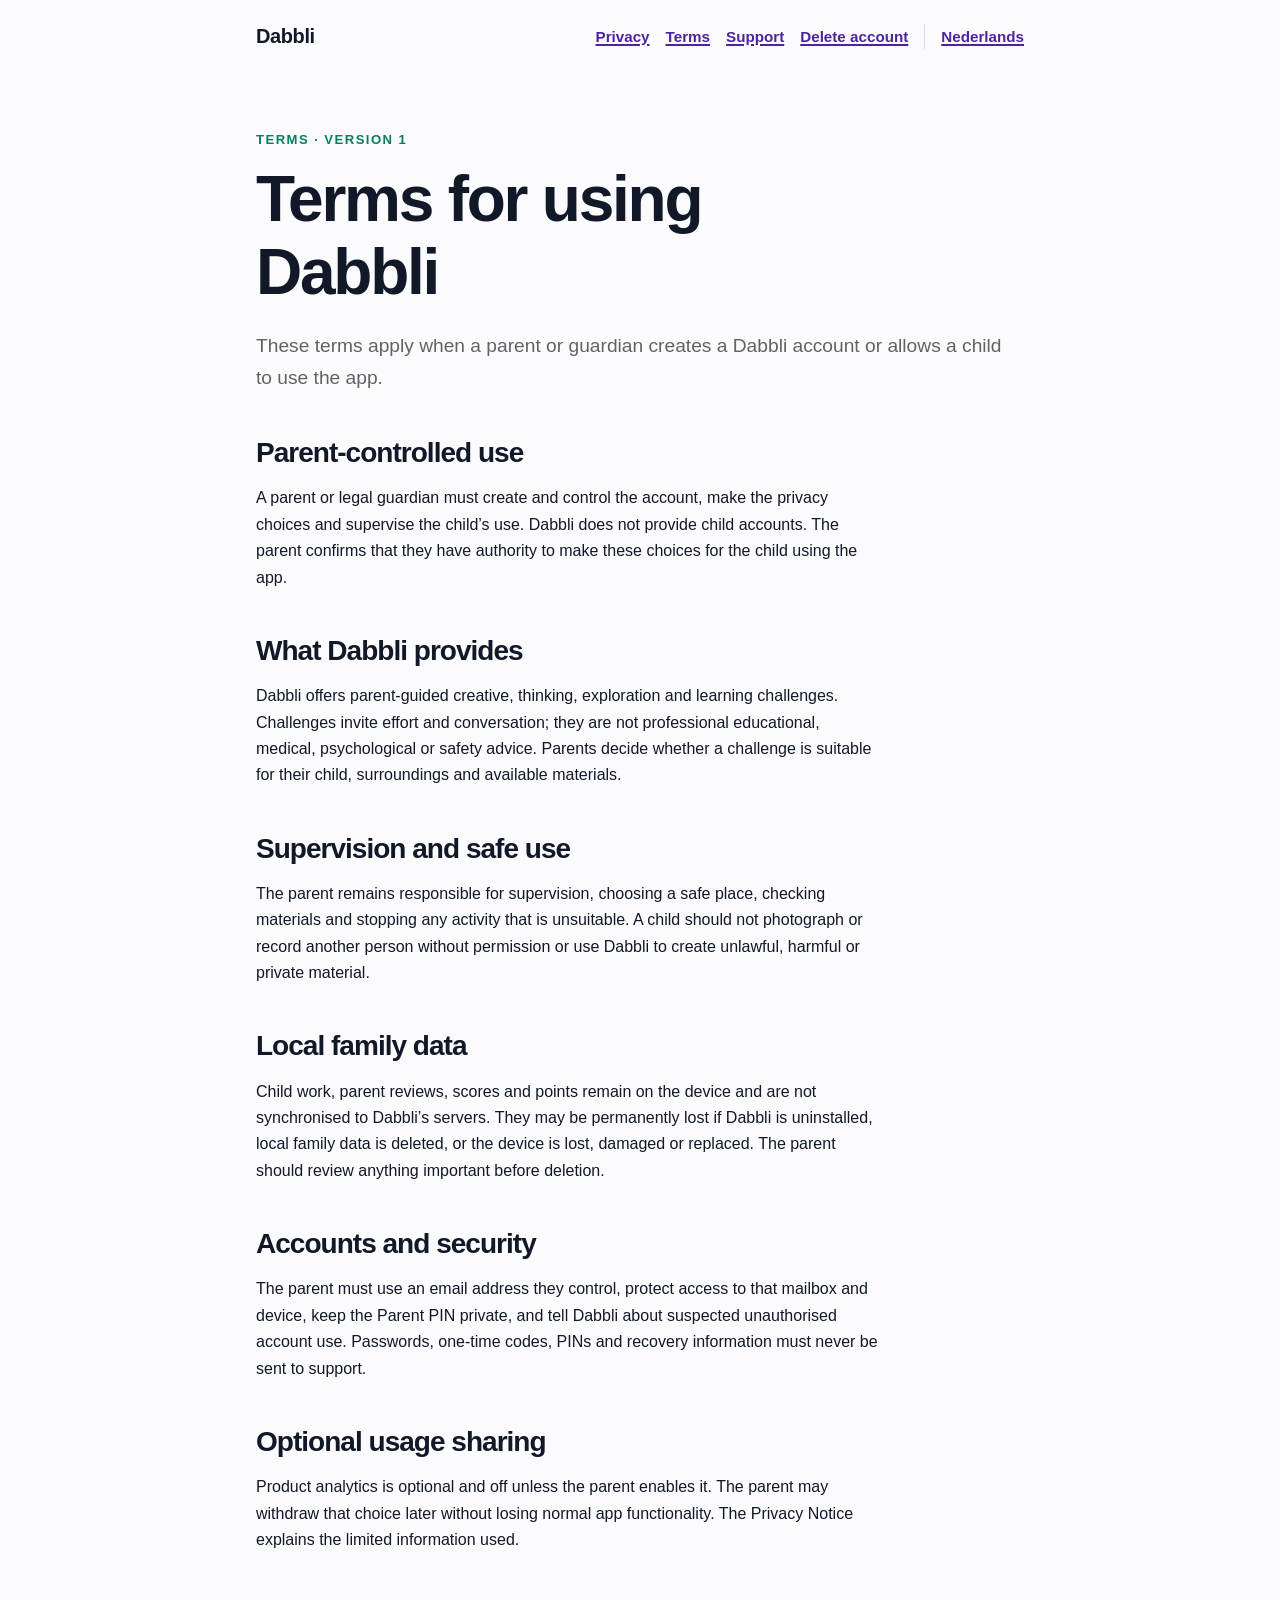
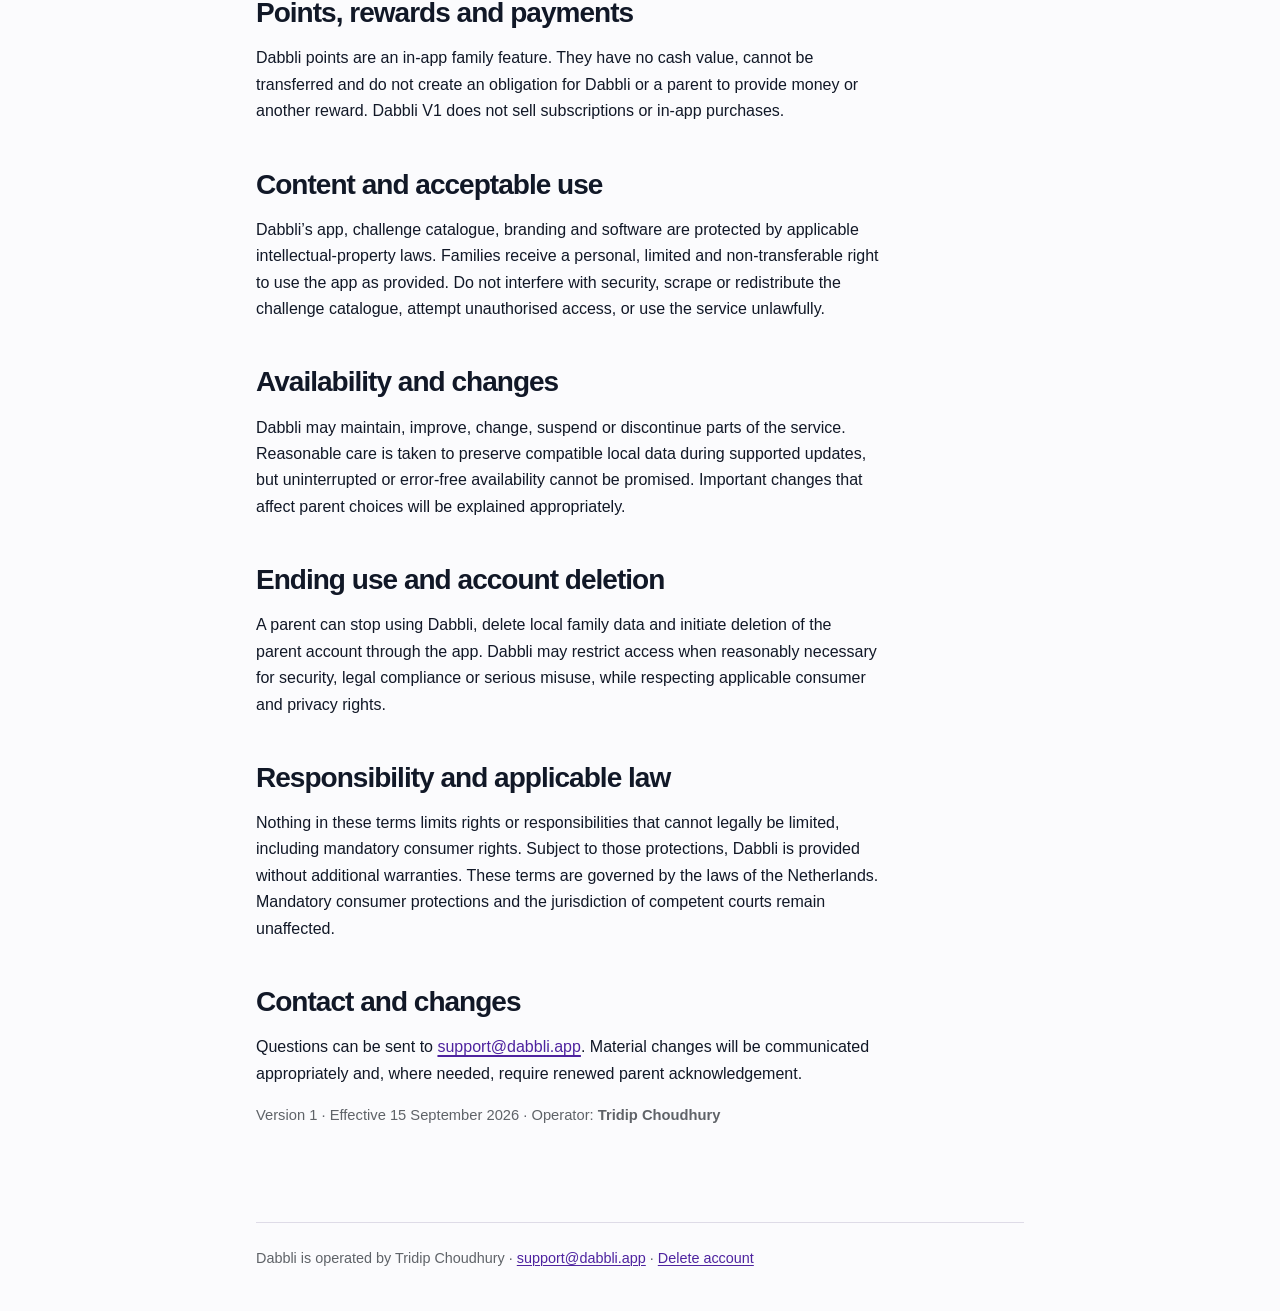
<file: terms.html>
<!doctype html>
<html lang="en">
  <head>
    <meta charset="utf-8" />
    <meta name="viewport" content="width=device-width, initial-scale=1" />
    <meta name="description" content="Terms for using Dabbli." />
    <title>Terms — Dabbli</title>
    <link rel="stylesheet" href="styles.css" />
  </head>
  <body>
    <header>
      <a class="brand" href="index.html">Dabbli</a>
      <nav aria-label="Main navigation">
        <a href="privacy.html">Privacy</a>
        <a aria-current="page" href="terms.html">Terms</a>
        <a href="support.html">Support</a>
        <a href="delete-account.html">Delete account</a>
        <a class="language" href="terms-nl.html" lang="nl">Nederlands</a>
      </nav>
    </header>
    <main>
      <p class="eyebrow">Terms · Version 1</p>
      <h1>Terms for using Dabbli</h1>
      <p class="lede">
        These terms apply when a parent or guardian creates a Dabbli account or
        allows a child to use the app.
      </p>

      <h2>Parent-controlled use</h2>
      <p>
        A parent or legal guardian must create and control the account, make the
        privacy choices and supervise the child’s use. Dabbli does not provide
        child accounts. The parent confirms that they have authority to make
        these choices for the child using the app.
      </p>

      <h2>What Dabbli provides</h2>
      <p>
        Dabbli offers parent-guided creative, thinking, exploration and learning
        challenges. Challenges invite effort and conversation; they are not
        professional educational, medical, psychological or safety advice.
        Parents decide whether a challenge is suitable for their child,
        surroundings and available materials.
      </p>

      <h2>Supervision and safe use</h2>
      <p>
        The parent remains responsible for supervision, choosing a safe place,
        checking materials and stopping any activity that is unsuitable. A child
        should not photograph or record another person without permission or use
        Dabbli to create unlawful, harmful or private material.
      </p>

      <h2>Local family data</h2>
      <p>
        Child work, parent reviews, scores and points remain on the device and
        are not synchronised to Dabbli’s servers. They may be permanently lost
        if Dabbli is uninstalled, local family data is deleted, or the device is
        lost, damaged or replaced. The parent should review anything important
        before deletion.
      </p>

      <h2>Accounts and security</h2>
      <p>
        The parent must use an email address they control, protect access to
        that mailbox and device, keep the Parent PIN private, and tell Dabbli
        about suspected unauthorised account use. Passwords, one-time codes,
        PINs and recovery information must never be sent to support.
      </p>

      <h2>Optional usage sharing</h2>
      <p>
        Product analytics is optional and off unless the parent enables it. The
        parent may withdraw that choice later without losing normal app
        functionality. The Privacy Notice explains the limited information used.
      </p>

      <h2>Points, rewards and payments</h2>
      <p>
        Dabbli points are an in-app family feature. They have no cash value,
        cannot be transferred and do not create an obligation for Dabbli or a
        parent to provide money or another reward. Dabbli V1 does not sell
        subscriptions or in-app purchases.
      </p>

      <h2>Content and acceptable use</h2>
      <p>
        Dabbli’s app, challenge catalogue, branding and software are protected
        by applicable intellectual-property laws. Families receive a personal,
        limited and non-transferable right to use the app as provided. Do not
        interfere with security, scrape or redistribute the challenge catalogue,
        attempt unauthorised access, or use the service unlawfully.
      </p>

      <h2>Availability and changes</h2>
      <p>
        Dabbli may maintain, improve, change, suspend or discontinue parts of
        the service. Reasonable care is taken to preserve compatible local data
        during supported updates, but uninterrupted or error-free availability
        cannot be promised. Important changes that affect parent choices will be
        explained appropriately.
      </p>

      <h2>Ending use and account deletion</h2>
      <p>
        A parent can stop using Dabbli, delete local family data and initiate
        deletion of the parent account through the app. Dabbli may restrict
        access when reasonably necessary for security, legal compliance or
        serious misuse, while respecting applicable consumer and privacy rights.
      </p>

      <h2>Responsibility and applicable law</h2>
      <p>
        Nothing in these terms limits rights or responsibilities that cannot
        legally be limited, including mandatory consumer rights. Subject to
        those protections, Dabbli is provided without additional warranties.
        These terms are governed by the laws of the Netherlands. Mandatory
        consumer protections and the jurisdiction of competent courts remain
        unaffected.
      </p>

      <h2>Contact and changes</h2>
      <p>
        Questions can be sent to
        <a href="mailto:support@dabbli.app">support@dabbli.app</a>.
        Material changes will be communicated appropriately and, where needed,
        require renewed parent acknowledgement.
      </p>

      <p class="meta">
        Version 1 · Effective 15 September 2026 · Operator:
        <strong>Tridip Choudhury</strong>
      </p>
    </main>
    <footer>
      Dabbli is operated by Tridip Choudhury ·
      <a href="mailto:support@dabbli.app">support@dabbli.app</a> ·
      <a href="delete-account.html">Delete account</a>
    </footer>
  </body>
</html>
</file>
<file: styles.css>
:root {
  color-scheme: light;
  --ink: #111827;
  --muted: #5f6368;
  --line: #dedbe7;
  --surface: #ffffff;
  --soft: #f6f3ff;
  --brand: #6f35e8;
  --brand-dark: #4e239f;
  --parent: #087d61;
}

* {
  box-sizing: border-box;
}

html {
  font-size: 100%;
}

body {
  margin: 0;
  background: #fbfbfd;
  color: var(--ink);
  font-family: -apple-system, BlinkMacSystemFont, "Segoe UI", sans-serif;
  font-size: 1rem;
  line-height: 1.65;
}

a {
  color: var(--brand-dark);
  text-decoration-thickness: 0.1em;
  text-underline-offset: 0.16em;
}

a:hover {
  color: var(--brand);
}

a:focus-visible {
  border-radius: 0.2rem;
  outline: 0.2rem solid #f3b51b;
  outline-offset: 0.2rem;
}

header,
main,
footer {
  width: min(100% - 2rem, 48rem);
  margin-inline: auto;
}

header {
  display: flex;
  align-items: center;
  justify-content: space-between;
  gap: 1rem;
  padding-block: 1.25rem;
}

.brand {
  color: var(--ink);
  font-size: 1.25rem;
  font-weight: 800;
  letter-spacing: -0.02em;
  text-decoration: none;
}

nav {
  display: flex;
  flex-wrap: wrap;
  gap: 0.75rem 1rem;
}

nav a {
  font-size: 0.95rem;
  font-weight: 650;
}

nav .language {
  border-left: 1px solid var(--line);
  padding-left: 1rem;
}

main {
  min-height: calc(100vh - 12rem);
  padding-block: 3.5rem 5rem;
}

.eyebrow {
  margin: 0 0 0.75rem;
  color: var(--parent);
  font-size: 0.82rem;
  font-weight: 800;
  letter-spacing: 0.11em;
  text-transform: uppercase;
}

h1,
h2 {
  line-height: 1.15;
  letter-spacing: -0.035em;
}

h1 {
  max-width: 15ch;
  margin: 0 0 1.25rem;
  font-size: clamp(2.2rem, 7vw, 4rem);
}

h2 {
  margin: 2.75rem 0 0.75rem;
  font-size: clamp(1.35rem, 4vw, 1.75rem);
}

p,
li {
  max-width: 70ch;
}

.lede {
  margin-bottom: 2rem;
  color: var(--muted);
  font-size: 1.2rem;
}

.notice,
.summary-card {
  border: 1px solid var(--line);
  border-radius: 1.25rem;
  background: var(--surface);
  padding: 1.25rem 1.4rem;
}

.notice {
  border-left: 0.35rem solid var(--brand);
}

.summary-grid {
  display: grid;
  grid-template-columns: repeat(auto-fit, minmax(12rem, 1fr));
  gap: 1rem;
  margin-block: 2rem;
}

.summary-card h2 {
  margin-top: 0;
  font-size: 1.2rem;
}

.meta {
  color: var(--muted);
  font-size: 0.92rem;
}

footer {
  border-top: 1px solid var(--line);
  color: var(--muted);
  padding-block: 1.5rem 2.5rem;
  font-size: 0.9rem;
}

@media (max-width: 35rem) {
  header {
    align-items: flex-start;
    flex-direction: column;
  }

  main {
    padding-top: 2.5rem;
  }

  nav .language {
    border-left: 0;
    padding-left: 0;
  }
}

@media (prefers-reduced-motion: reduce) {
  *,
  *::before,
  *::after {
    scroll-behavior: auto !important;
  }
}

/* Dabbli landing page ------------------------------------------------------ */

html {
  scroll-behavior: smooth;
}

.landing-page {
  --landing-ink: #0f172a;
  --landing-muted: #64605b;
  --landing-line: #e7e5e4;
  --landing-warm: #f7f4ef;
  --landing-green: #087d61;
  --landing-green-dark: #075f4b;
  --landing-green-soft: #e8f4ee;
  margin: 0;
  overflow-x: hidden;
  background: #fbfbfa;
  color: var(--landing-ink);
  font-family: Inter, ui-sans-serif, -apple-system, BlinkMacSystemFont,
    "Segoe UI", sans-serif;
  font-size: 1rem;
  line-height: 1.55;
}

.landing-page img {
  display: block;
  max-width: 100%;
}

.landing-page a {
  color: inherit;
  text-decoration-color: currentColor;
  text-decoration-thickness: 0.08em;
  text-underline-offset: 0.22em;
}

.landing-page a:hover {
  color: var(--landing-green);
}

.skip-link {
  position: fixed;
  z-index: 100;
  top: 0.75rem;
  left: 0.75rem;
  translate: 0 -200%;
  border-radius: 999px;
  background: var(--landing-ink);
  color: white !important;
  padding: 0.7rem 1rem;
  font-weight: 750;
  text-decoration: none;
}

.skip-link:focus {
  translate: 0;
}

.landing-page .landing-header,
.landing-page .landing-main,
.landing-page .landing-footer {
  width: 100%;
  max-width: none;
  margin: 0;
}

.landing-page .landing-header {
  min-height: 5.5rem;
  border-bottom: 1px solid var(--landing-line);
  background: rgb(251 251 250 / 94%);
  display: flex;
  align-items: center;
  justify-content: space-between;
  gap: 2rem;
  padding: 1rem max(2rem, calc((100vw - 74rem) / 2));
}

.landing-wordmark {
  display: inline-flex;
  flex: 0 0 auto;
  align-items: center;
  min-height: 2.75rem;
  text-decoration: none;
}

.landing-wordmark img {
  width: 7.25rem;
  height: auto;
}

.landing-page .landing-nav {
  display: flex;
  align-items: center;
  justify-content: flex-end;
  gap: 3.5rem;
}

.section-links,
.language-switch {
  display: flex;
  align-items: center;
}

.section-links {
  gap: 2rem;
}

.language-switch {
  min-height: 2.75rem;
  gap: 0.45rem;
  color: var(--landing-muted);
  font-size: 0.9rem;
}

.landing-nav a,
.language-switch strong {
  font-size: 0.9rem;
  font-weight: 700;
}

.language-switch strong {
  color: var(--landing-ink);
}

.landing-page .landing-main {
  min-height: 0;
  padding: 0;
}

.landing-section {
  scroll-margin-top: 2rem;
}

.hero-section,
.how-section,
.approach-inner,
.parents-section {
  width: min(calc(100% - 4rem), 74rem);
  margin-inline: auto;
}

.hero-section {
  min-height: 50rem;
  display: grid;
  grid-template-columns: minmax(0, 1.08fr) minmax(25rem, 0.92fr);
  align-items: center;
  gap: clamp(3rem, 7vw, 7.5rem);
  padding-block: clamp(5rem, 9vw, 8.5rem);
}

.hero-copy {
  align-self: center;
}

.accent-line {
  display: block;
  width: 3rem;
  height: 0.24rem;
  margin-bottom: 2rem;
  border-radius: 999px;
  background: var(--landing-green);
}

.landing-page h1,
.landing-page h2,
.landing-page h3,
.landing-page p {
  max-width: none;
}

.landing-page h1,
.landing-page h2,
.landing-page h3 {
  color: var(--landing-ink);
  letter-spacing: -0.042em;
  line-height: 1.06;
}

.landing-page h1 {
  max-width: 13ch;
  margin: 0;
  font-size: clamp(3.4rem, 5.2vw, 5rem);
  font-weight: 780;
}

.hero-copy > p {
  max-width: 31rem;
  margin: 2rem 0 0;
  color: var(--landing-muted);
  font-size: clamp(1.15rem, 1.7vw, 1.4rem);
  line-height: 1.55;
}

.product-visual {
  position: relative;
  min-height: 47.5rem;
  margin: 0;
  border-radius: 2.5rem;
  background: var(--landing-green);
  display: grid;
  place-items: center;
  overflow: hidden;
  isolation: isolate;
}

.product-visual::before {
  content: "";
  position: absolute;
  z-index: -1;
  width: 32rem;
  height: 32rem;
  border-radius: 50%;
  background: #bce9d7;
  opacity: 0.35;
  translate: 24% -38%;
}

.product-visual::after {
  content: "THINK  ·  MAKE  ·  EXPLORE  ·  LEARN";
  position: absolute;
  right: -7.5rem;
  bottom: 10rem;
  color: rgb(255 255 255 / 45%);
  font-size: 0.72rem;
  font-weight: 800;
  letter-spacing: 0.23em;
  rotate: -90deg;
}

.phone-shell {
  width: min(67%, 20.5rem);
  border: 0.58rem solid #111;
  border-radius: 3.6rem;
  background: #111;
  box-shadow: 0 2.2rem 4rem rgb(0 0 0 / 28%);
  overflow: hidden;
  rotate: 2deg;
}

.phone-shell img {
  width: 100%;
  height: auto;
  border-radius: 2.9rem;
}

.how-section {
  display: grid;
  grid-template-columns: minmax(20rem, 31.25rem) minmax(0, 1fr);
  align-items: center;
  gap: clamp(4rem, 8vw, 8.5rem);
  padding-block: clamp(6rem, 10vw, 10rem);
}

.activity-visual {
  position: relative;
  margin: 0;
}

.activity-visual img,
.parents-image {
  width: 100%;
  border-radius: 2rem;
  object-fit: cover;
}

.activity-visual img {
  aspect-ratio: 25 / 36;
}

.activity-visual figcaption {
  position: absolute;
  right: -2.4rem;
  bottom: 2.5rem;
  max-width: 12.5rem;
  border-radius: 1.1rem;
  background: white;
  box-shadow: 0 1rem 2.5rem rgb(15 23 42 / 13%);
  padding: 1rem 1.15rem;
  color: var(--landing-ink);
  font-size: 0.92rem;
  font-weight: 750;
  line-height: 1.35;
}

.landing-eyebrow {
  margin: 0 0 1rem;
  color: var(--landing-green);
  font-size: 0.77rem;
  font-weight: 800;
  letter-spacing: 0.15em;
  text-transform: uppercase;
}

.landing-page h2 {
  max-width: 14ch;
  margin: 0;
  font-size: clamp(2.6rem, 4.5vw, 4.25rem);
  font-weight: 760;
}

.steps-list {
  display: grid;
  gap: 1.5rem;
  margin: 3rem 0 0;
  padding: 0;
  list-style: none;
}

.steps-list li {
  display: grid;
  grid-template-columns: 2.6rem minmax(0, 1fr);
  gap: 1rem;
  align-items: start;
}

.step-number {
  width: 2.6rem;
  height: 2.6rem;
  border-radius: 50%;
  background: var(--landing-green-soft);
  color: var(--landing-green-dark);
  display: grid;
  place-items: center;
  font-weight: 800;
}

.steps-list h3 {
  margin: 0 0 0.3rem;
  font-size: 1.1rem;
  letter-spacing: -0.018em;
  line-height: 1.35;
}

.steps-list p {
  margin: 0;
  color: var(--landing-muted);
  line-height: 1.55;
}

.approach-section {
  background: var(--landing-warm);
}

.approach-inner {
  display: grid;
  grid-template-columns: minmax(0, 1fr) minmax(24rem, 0.9fr);
  gap: clamp(4rem, 8vw, 8rem);
  padding-block: clamp(6rem, 9vw, 9rem) 4.5rem;
}

.approach-copy > p:not(.landing-eyebrow) {
  max-width: 34rem;
  margin: 1.8rem 0 0;
  color: var(--landing-muted);
  font-size: 1.15rem;
}

.evidence-card {
  align-self: center;
  border-radius: 2rem;
  background: var(--landing-green);
  color: white;
  padding: clamp(2rem, 5vw, 3.5rem);
}

.evidence-card h3 {
  margin: 0 0 1.25rem;
  color: white;
  font-size: clamp(1.75rem, 3vw, 2.4rem);
}

.evidence-card p {
  margin: 0;
  color: rgb(255 255 255 / 83%);
  font-size: 1.05rem;
}

.evidence-card p + p {
  margin-top: 1rem;
}

.research-disclosure {
  width: min(calc(100% - 4rem), 74rem);
  margin: 0 auto;
  border-top: 1px solid #d6d1c9;
  padding-bottom: clamp(5rem, 8vw, 7rem);
}

.research-disclosure summary {
  min-height: 4.5rem;
  display: flex;
  align-items: center;
  justify-content: space-between;
  gap: 1rem;
  cursor: pointer;
  color: var(--landing-ink);
  font-weight: 750;
  list-style: none;
}

.research-disclosure summary::-webkit-details-marker {
  display: none;
}

.research-disclosure summary::after {
  content: "";
  width: 1.25rem;
  height: 1.25rem;
  flex: 0 0 auto;
  background: url("assets/landing/chevron-down.svg") center / contain no-repeat;
  transition: rotate 180ms ease;
}

.research-disclosure[open] summary::after {
  rotate: 180deg;
}

.research-grid {
  display: grid;
  grid-template-columns: repeat(3, minmax(0, 1fr));
  gap: 1.25rem;
  padding-top: 1rem;
}

.research-card {
  border: 1px solid #ddd8cf;
  border-radius: 1.25rem;
  background: rgb(255 255 255 / 72%);
  padding: 1.4rem;
}

.research-card h3 {
  min-height: 3.3rem;
  margin: 0;
  font-size: 1.06rem;
  line-height: 1.35;
}

.research-card p {
  margin: 0.8rem 0 1.25rem;
  color: var(--landing-muted);
  font-size: 0.93rem;
}

.research-card a,
.trust-links a {
  color: var(--landing-green-dark);
  font-weight: 750;
}

.source-note {
  grid-column: 1 / -1;
  margin: 0.5rem 0 0;
  color: var(--landing-muted);
  font-size: 0.84rem;
}

.parents-section {
  display: grid;
  grid-template-columns: minmax(0, 1fr) minmax(22rem, 33rem);
  align-items: center;
  gap: clamp(4rem, 8vw, 8rem);
  padding-block: clamp(6rem, 10vw, 10rem);
}

.parents-lede {
  max-width: 35rem;
  margin: 2rem 0 0;
  color: var(--landing-muted);
  font-size: 1.15rem;
}

.parent-note {
  max-width: 33rem;
  margin: 2rem 0 0;
  border-left: 0.25rem solid var(--landing-green);
  padding-left: 1.25rem;
  color: var(--landing-ink);
  font-weight: 700;
}

.parents-image {
  aspect-ratio: 33 / 40;
}

.trust-section {
  width: min(calc(100% - 4rem), 74rem);
  margin-inline: auto;
  border-top: 1px solid var(--landing-line);
  padding-block: clamp(5rem, 8vw, 7.5rem);
  text-align: center;
}

.trust-section h2 {
  max-width: none;
}

.trust-lede {
  max-width: 43rem !important;
  margin: 1.6rem auto 0;
  color: var(--landing-ink);
  font-size: clamp(1.12rem, 1.8vw, 1.35rem);
  font-weight: 680;
}

.privacy-clarification {
  max-width: 43rem !important;
  margin: 1rem auto 0;
  color: var(--landing-muted);
  font-size: 0.95rem;
}

.trust-links {
  display: flex;
  flex-wrap: wrap;
  justify-content: center;
  gap: 1rem 2rem;
  margin-top: 2rem;
}

.trust-links a {
  min-height: 2.75rem;
  display: inline-flex;
  align-items: center;
}

.landing-page .landing-footer {
  border-top: 1px solid var(--landing-line);
  display: flex;
  align-items: center;
  justify-content: space-between;
  gap: 2rem;
  padding: 2rem max(2rem, calc((100vw - 74rem) / 2));
  color: var(--landing-muted);
  font-size: 0.86rem;
}

.landing-footer nav {
  display: flex;
  align-items: center;
  gap: 0.65rem;
}

.landing-footer nav a {
  min-height: 2.75rem;
  display: inline-flex;
  align-items: center;
  font-size: 0.86rem;
  font-weight: 700;
}

.landing-footer p {
  margin: 0;
}

@media (max-width: 60rem) {
  .landing-page .landing-header {
    min-height: 4.75rem;
    padding-inline: 1.5rem;
  }

  .landing-wordmark img {
    width: 6.4rem;
  }

  .section-links {
    display: none;
  }

  .landing-page .landing-nav {
    gap: 0;
  }

  .hero-section,
  .how-section,
  .approach-inner,
  .parents-section {
    width: min(calc(100% - 3rem), 42rem);
    grid-template-columns: 1fr;
    gap: 3.5rem;
  }

  .hero-section {
    min-height: 0;
    padding-block: 4.5rem 5rem;
  }

  .hero-copy {
    text-align: center;
  }

  .accent-line {
    margin-inline: auto;
  }

  .landing-page h1 {
    max-width: 12ch;
    margin-inline: auto;
    font-size: clamp(2.75rem, 10vw, 4.5rem);
  }

  .hero-copy > p {
    margin-inline: auto;
  }

  .product-visual {
    width: min(100%, 32rem);
    min-height: 43rem;
    margin-inline: auto;
  }

  .how-section {
    padding-block: 6.5rem;
  }

  .activity-visual {
    width: min(100%, 31.25rem);
    margin-inline: auto;
  }

  .how-copy,
  .approach-copy,
  .parents-copy {
    width: min(100%, 36rem);
    margin-inline: auto;
  }

  .approach-inner {
    padding-block: 6.5rem 3.5rem;
  }

  .research-disclosure,
  .trust-section {
    width: min(calc(100% - 3rem), 42rem);
  }

  .research-grid {
    grid-template-columns: 1fr;
  }

  .research-card h3 {
    min-height: 0;
  }

  .parents-section {
    padding-block: 6.5rem;
  }

  .parents-image {
    width: min(100%, 33rem);
    margin-inline: auto;
  }
}

@media (max-width: 40rem) {
  .landing-page .landing-header {
    align-items: center;
    flex-direction: row;
    justify-content: space-between;
    gap: 0.75rem;
    padding-inline: 1.25rem;
  }

  .landing-wordmark img {
    width: 5.7rem;
  }

  .language-switch {
    gap: 0.3rem;
    font-size: 0.76rem;
  }

  .landing-nav a,
  .language-switch strong {
    font-size: 0.76rem;
  }

  .hero-section,
  .how-section,
  .approach-inner,
  .parents-section,
  .research-disclosure,
  .trust-section {
    width: calc(100% - 3rem);
  }

  .hero-section {
    padding-block: 3.75rem 4.5rem;
    gap: 3rem;
  }

  .accent-line {
    margin-bottom: 1.5rem;
  }

  .landing-page h1 {
    max-width: 100%;
    font-size: clamp(2.15rem, 9.2vw, 2.45rem);
    overflow-wrap: normal;
  }

  .hero-copy > p {
    width: 100%;
    margin-top: 1.5rem;
    font-size: 1.08rem;
  }

  .product-visual {
    min-height: 32rem;
    border-radius: 2rem;
  }

  .phone-shell {
    width: min(68%, 14.5rem);
    border-width: 0.45rem;
    border-radius: 2.7rem;
  }

  .phone-shell img {
    border-radius: 2.2rem;
  }

  .product-visual::after {
    display: none;
  }

  .how-section,
  .parents-section {
    padding-block: 5.5rem;
  }

  .activity-visual figcaption {
    right: -0.5rem;
    bottom: 1.25rem;
    max-width: 11.5rem;
    font-size: 0.83rem;
  }

  .landing-page h2 {
    font-size: clamp(2.15rem, 10vw, 2.85rem);
  }

  .steps-list {
    margin-top: 2.5rem;
  }

  .approach-inner {
    padding-block: 5.5rem 3rem;
  }

  .evidence-card {
    border-radius: 1.5rem;
  }

  .research-disclosure {
    padding-bottom: 4.5rem;
  }

  .research-disclosure summary {
    min-height: 4.75rem;
  }

  .parents-lede,
  .approach-copy > p:not(.landing-eyebrow) {
    font-size: 1.05rem;
  }

  .trust-section {
    padding-block: 4.75rem;
  }

  .trust-links {
    flex-direction: column;
    align-items: center;
    gap: 0.25rem;
  }

  .landing-page .landing-footer {
    align-items: flex-start;
    flex-direction: column;
    gap: 0.5rem;
    padding: 1.5rem;
  }

  .landing-footer nav {
    flex-wrap: wrap;
  }
}

@media (prefers-reduced-motion: reduce) {
  html {
    scroll-behavior: auto;
  }

  .research-disclosure summary::after {
    transition: none;
  }
}

/* Markup-aligned layout refinements. */

.steps-list {
  counter-reset: landing-step;
}

.steps-list li {
  counter-increment: landing-step;
}

.steps-list li::before {
  content: counter(landing-step);
  width: 2.6rem;
  height: 2.6rem;
  border-radius: 50%;
  background: var(--landing-green-soft);
  color: var(--landing-green-dark);
  display: grid;
  place-items: center;
  font-weight: 800;
}

.steps-list li > div {
  grid-column: 2;
}

.hint-note {
  margin: 2rem 0 0 3.6rem;
  color: var(--landing-muted);
  font-size: 0.9rem;
}

.approach-section {
  padding-block: clamp(6rem, 9vw, 9rem) clamp(5rem, 8vw, 7rem);
}

.approach-grid {
  width: min(calc(100% - 4rem), 74rem);
  margin-inline: auto;
  display: grid;
  grid-template-columns: minmax(0, 1fr) minmax(24rem, 0.9fr);
  gap: clamp(4rem, 8vw, 8rem);
}

.approach-lede {
  margin-top: 0 !important;
}

.supporting-line,
.research-context {
  margin-top: 1.25rem !important;
}

.evidence-boundary {
  margin-top: 2.25rem;
  border-radius: 1.5rem;
  background: var(--landing-green);
  padding: 1.75rem;
  color: white;
}

.evidence-boundary h3 {
  margin: 0 0 0.75rem;
  color: white;
  font-size: 1.25rem;
}

.evidence-boundary p {
  margin: 0 !important;
  color: rgb(255 255 255 / 84%) !important;
  font-size: 0.98rem !important;
}

.approach-section .research-disclosure {
  margin-top: 4rem;
  padding-bottom: 0;
}

.research-disclosure summary::after {
  display: none;
}

.disclosure-icon {
  width: 2.75rem;
  height: 2.75rem;
  flex: 0 0 auto;
  border-radius: 50%;
  background: white;
  display: grid;
  place-items: center;
  transition: rotate 180ms ease;
}

.research-disclosure[open] .disclosure-icon {
  rotate: 180deg;
}

.research-sources {
  display: grid;
  grid-template-columns: repeat(3, minmax(0, 1fr));
  gap: 1.25rem;
  padding-top: 1rem;
}

.research-sources article {
  border: 1px solid #ddd8cf;
  border-radius: 1.25rem;
  background: rgb(255 255 255 / 72%);
  padding: 1.4rem;
}

.research-sources article h3 {
  min-height: 3.3rem;
  margin: 0;
  font-size: 1.06rem;
  line-height: 1.35;
}

.research-sources article p {
  margin: 0.8rem 0 1.25rem;
  color: var(--landing-muted);
  font-size: 0.93rem;
}

.research-sources article a {
  color: var(--landing-green-dark);
  font-weight: 750;
}

@media (max-width: 60rem) {
  .approach-grid {
    width: min(calc(100% - 3rem), 42rem);
    grid-template-columns: 1fr;
    gap: 3.5rem;
  }

  .research-sources {
    grid-template-columns: 1fr;
  }

  .research-sources article h3 {
    min-height: 0;
  }
}

@media (max-width: 40rem) {
  .hint-note {
    margin-left: 0;
  }

  .approach-section {
    padding-block: 5.5rem 4.5rem;
  }

  .approach-grid {
    width: calc(100% - 3rem);
  }

  .approach-section .research-disclosure {
    margin-top: 3rem;
  }
}

@media (prefers-reduced-motion: reduce) {
  .disclosure-icon {
    transition: none;
  }
}
</file>
